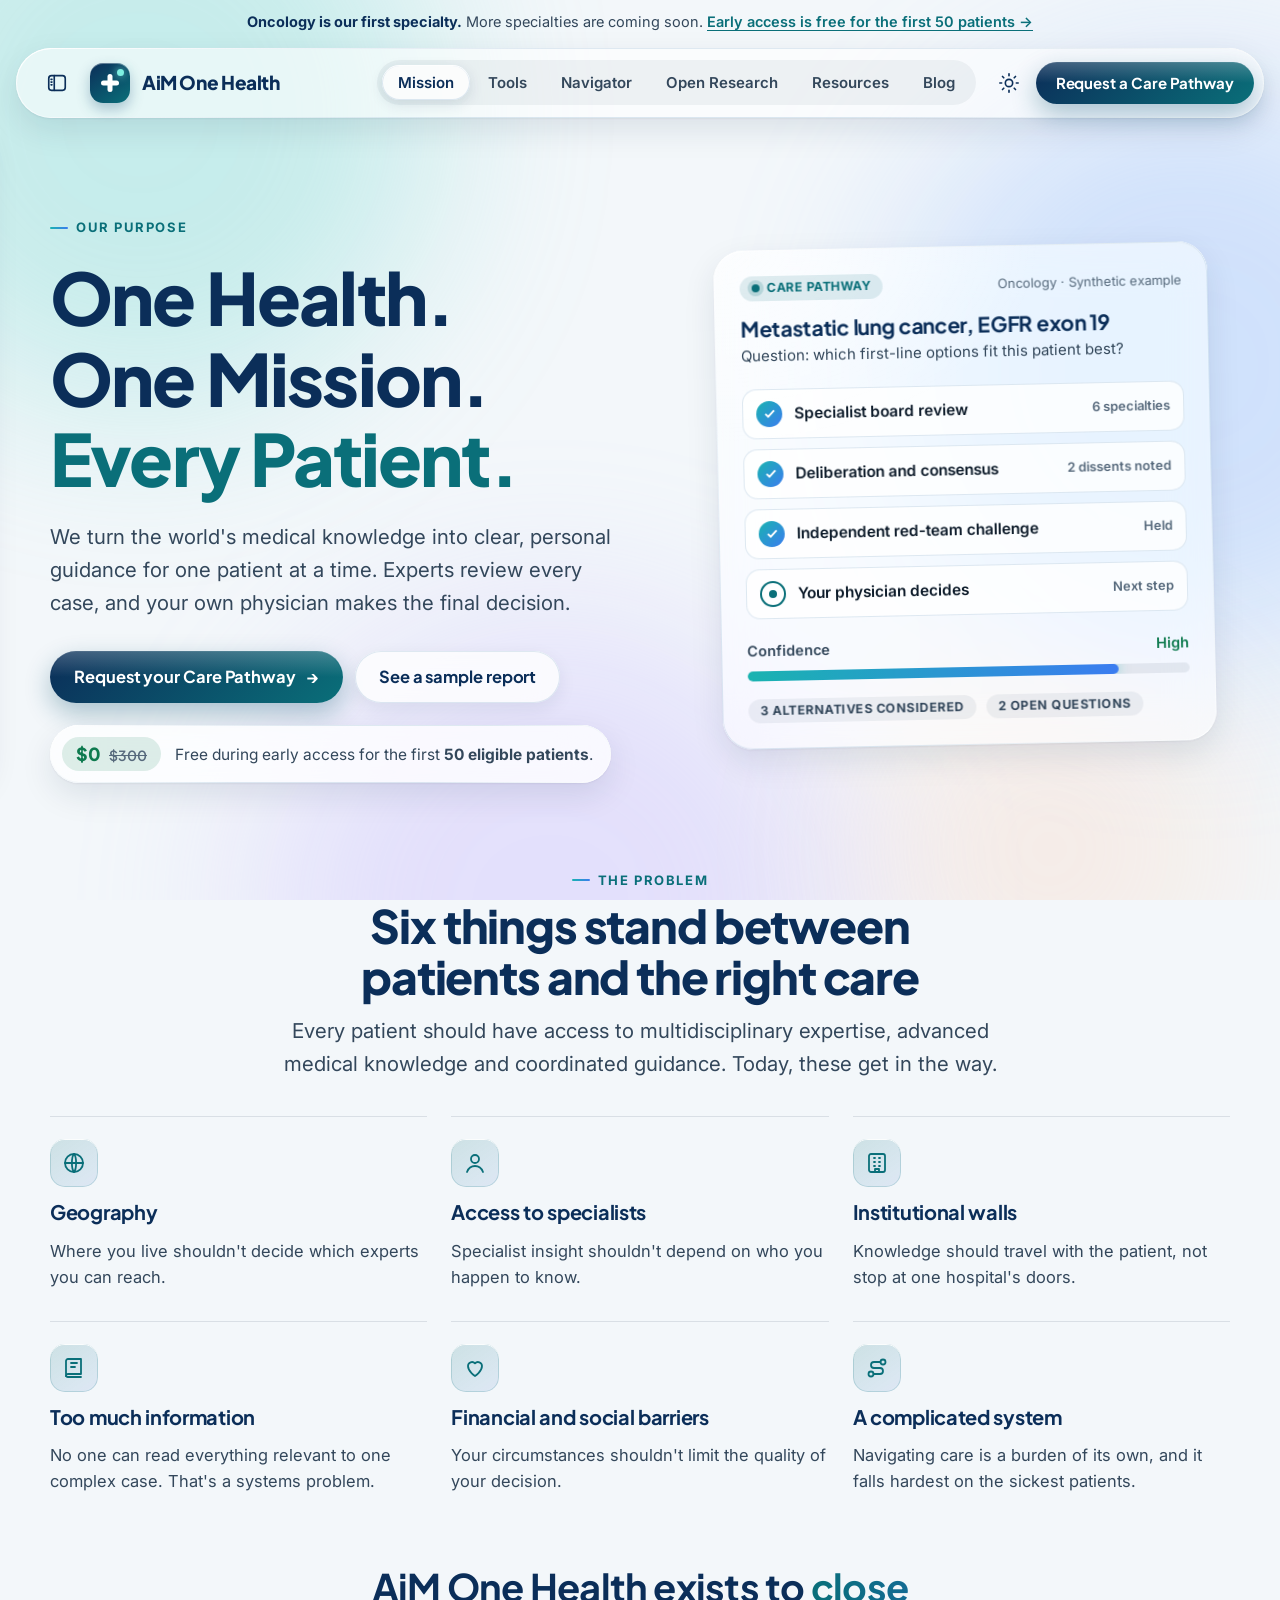
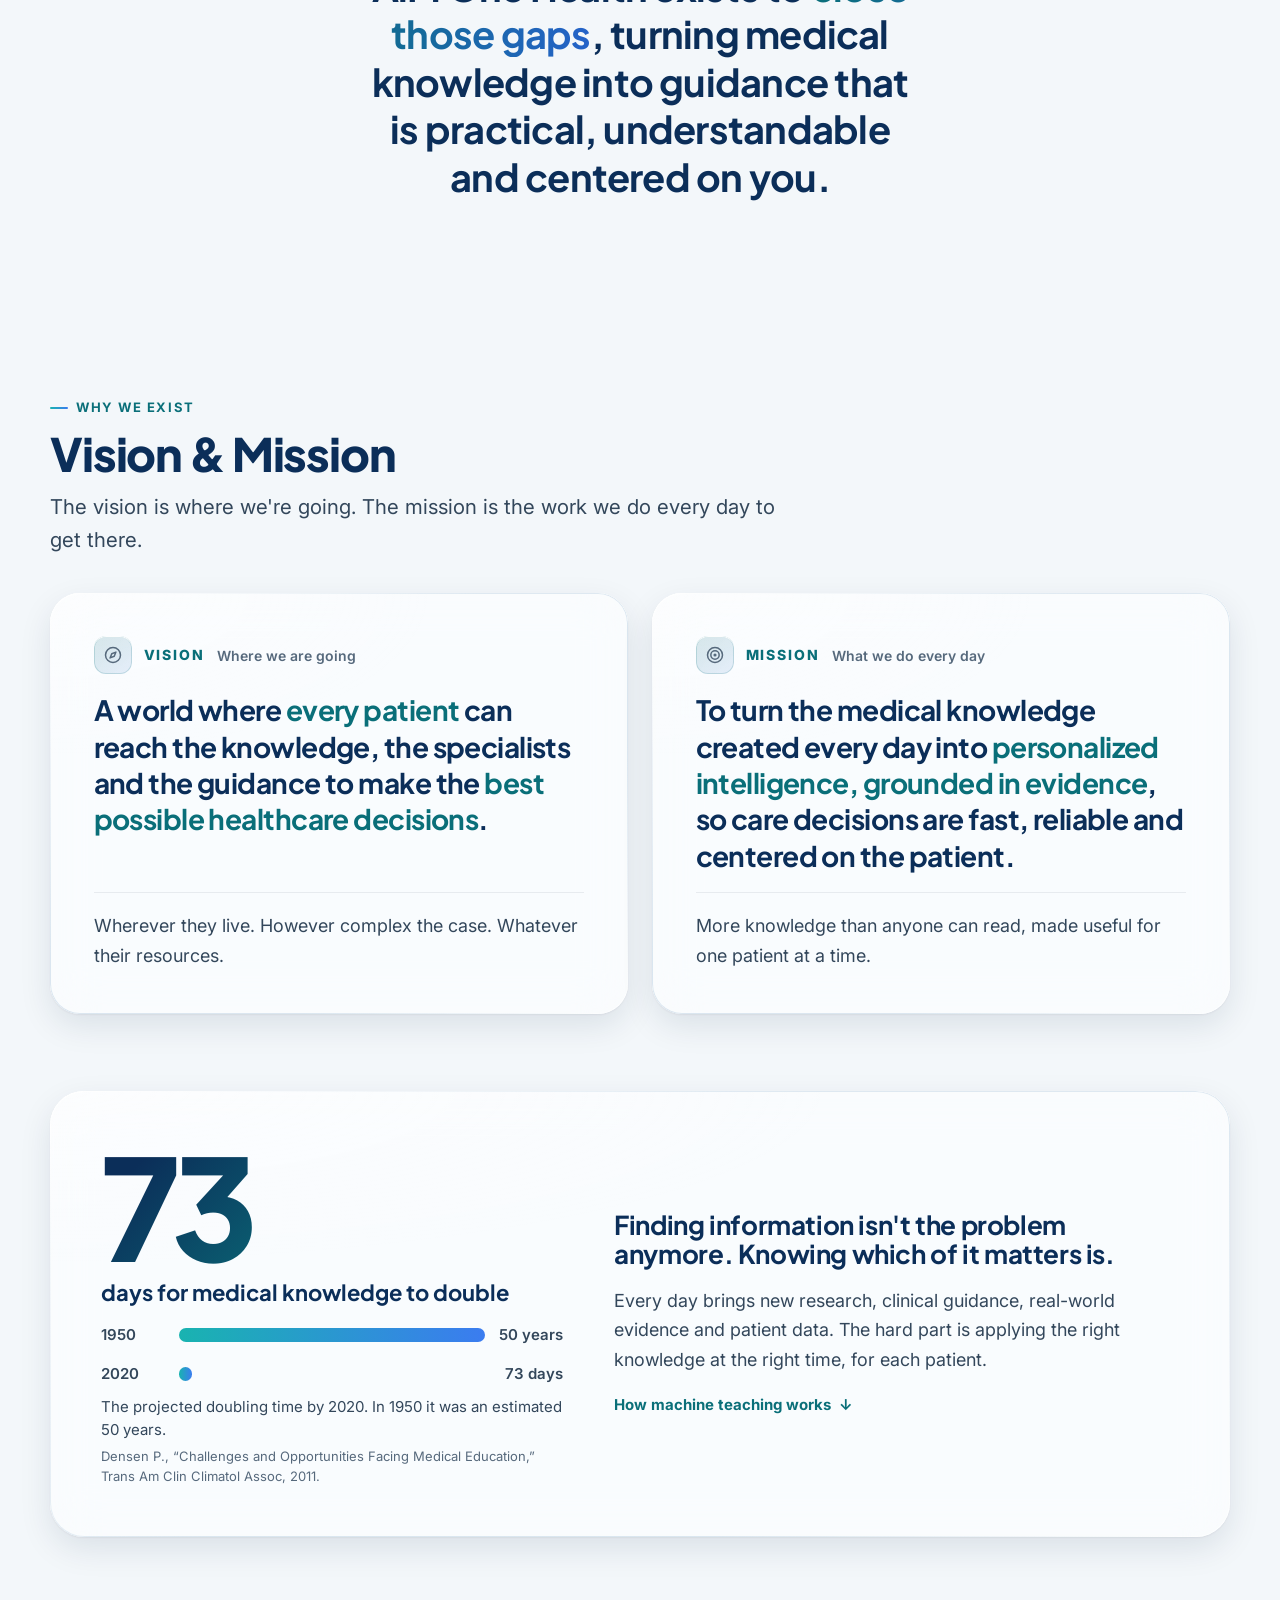
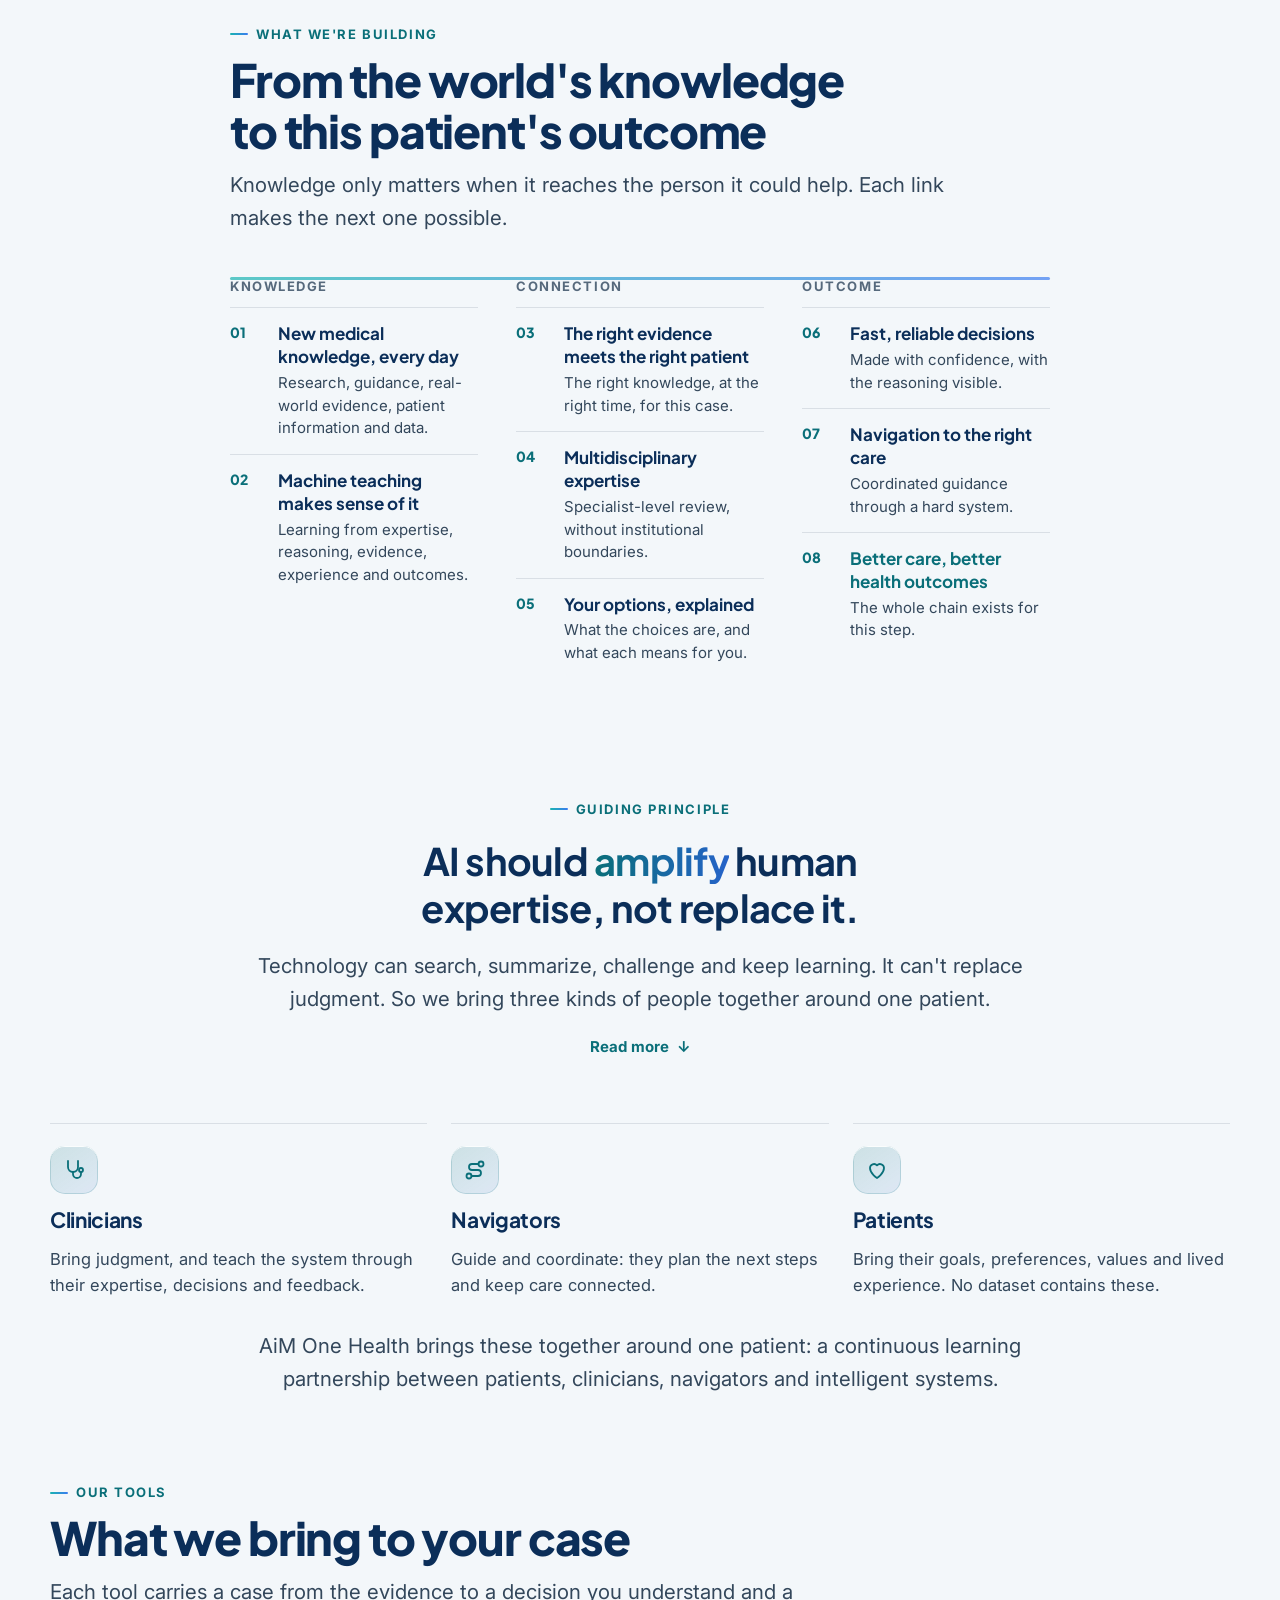
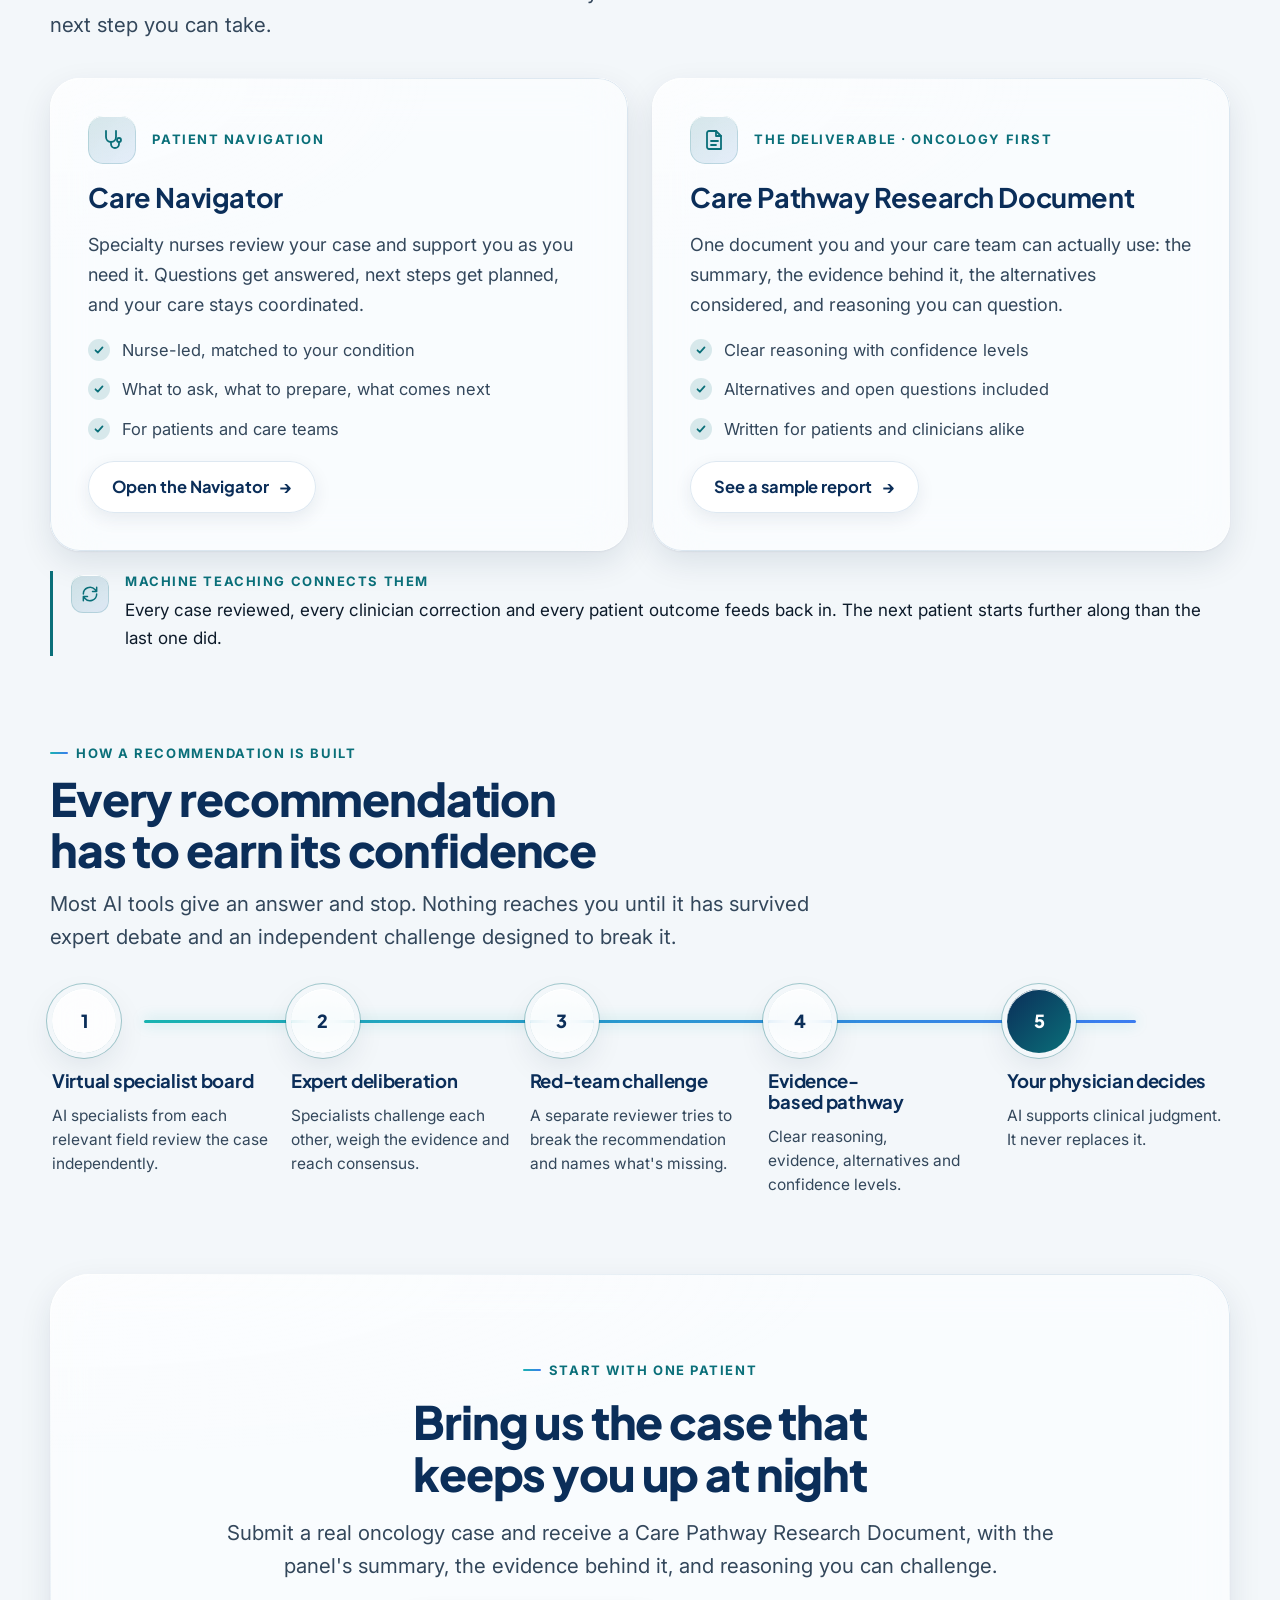
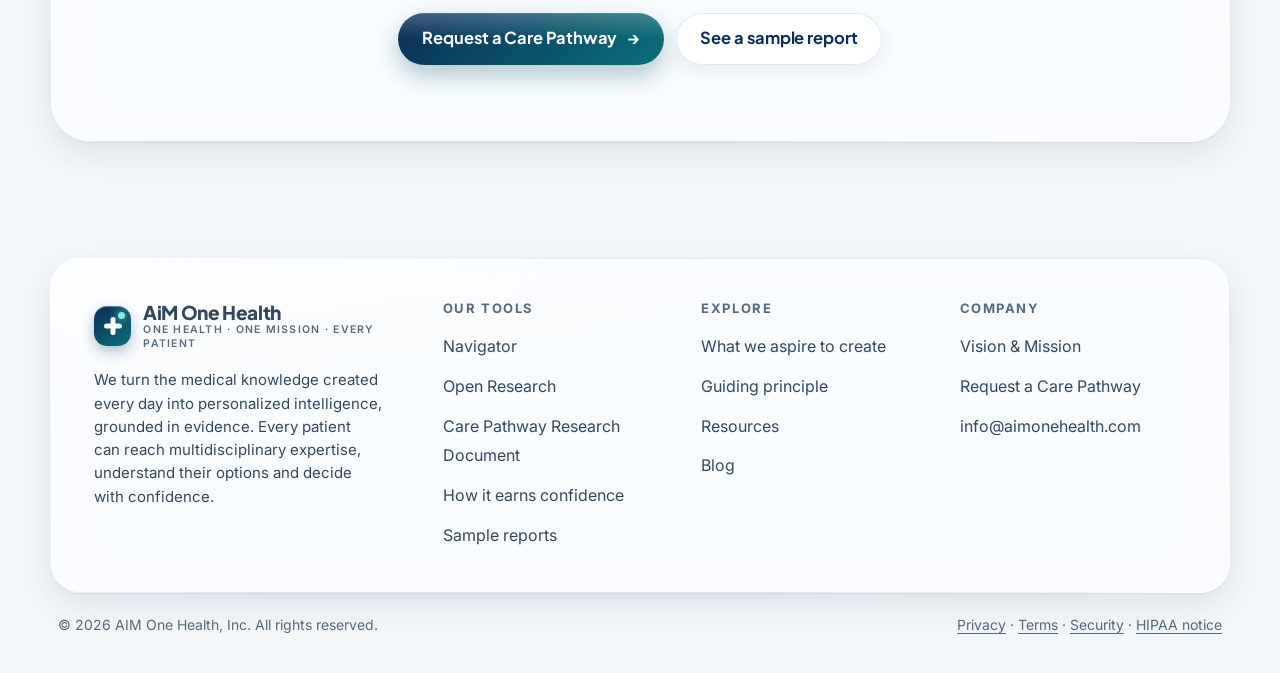
<file: index.html>
<!doctype html>
<html lang="en">
<head>
<meta charset="utf-8">
<meta name="viewport" content="width=device-width, initial-scale=1">
<title>AiM One Health · One Health. One Mission. Every Patient.</title>
<link rel="preconnect" href="https://fonts.googleapis.com"><link rel="preconnect" href="https://fonts.gstatic.com" crossorigin>
<link href="https://fonts.googleapis.com/css2?family=Inter:wght@400;500;600;700&family=Plus+Jakarta+Sans:wght@600;700;800&display=swap" rel="stylesheet">
<link rel="stylesheet" href="site.css">
<script src="flip.js"></script>
<style>
  .hero { padding: clamp(48px, 7vw, 96px) 0 clamp(40px, 6vw, 80px); }
  .hero h1 { margin: 20px 0 22px; }
  .hero h1 .line { display: block; }
  .hero h1 .soft { color: var(--accent); }
  .hero .ctas { display: flex; flex-wrap: wrap; gap: 12px; margin-top: 32px; }
  .offer { display: flex; align-items: center; gap: 14px; margin-top: 22px; padding: 12px 18px 12px 12px; border-radius: 999px; width: fit-content; max-width: 100%; }
  .offer .price { display: flex; align-items: baseline; gap: 8px; padding: 8px 14px; border-radius: 999px; background: color-mix(in srgb, var(--ok) 13%, transparent); color: var(--ok); font: 800 18px/1 var(--font-head); }
  .offer s { font-size: 14px; font-weight: 600; color: var(--ink-3); }
  .offer span { font-size: 15.5px; color: var(--ink-2); }
  /* the preview: a Care Pathway document floating in glass */
  .preview { padding: 26px; border-radius: 30px; transform: rotate(-1.2deg); }
  .preview .top { display: flex; justify-content: space-between; align-items: center; gap: 12px; }
  .preview h3 { margin: 16px 0 4px; font-size: 21px; }
  .preview .case { font-size: 15px; color: var(--ink-2); }
  .pv-steps { margin: 20px 0; display: grid; gap: 10px; }
  .pv-step { display: flex; align-items: center; gap: 12px; padding: 12px 14px; border-radius: 14px; background: var(--glass-strong); box-shadow: inset 0 0 0 1px var(--glass-edge-2); font-size: 15.5px; font-weight: 600; color: var(--ink); }
  .pv-step .tick { flex: none; width: 26px; height: 26px; border-radius: 50%; display: grid; place-items: center; color: #fff; background: linear-gradient(135deg, #19b3b0, #3b7cf0); }
  .pv-step .tick svg { width: 15px; height: 15px; fill: none; stroke: currentColor; stroke-width: 3; }
  .pv-step.now .tick { background: transparent; box-shadow: inset 0 0 0 2px var(--accent); }
  .pv-step.now .tick::after { content: ''; width: 8px; height: 8px; border-radius: 50%; background: var(--accent); animation: beat 1.4s ease-in-out infinite; }
  @keyframes beat { 50% { transform: scale(1.6); opacity: .4; } }
  .pv-step em { margin-left: auto; font-style: normal; font-size: 13px; color: var(--ink-3); font-weight: 600; }
  .meter { display: grid; gap: 8px; }
  .meter .row { display: flex; justify-content: space-between; font-size: 14.5px; font-weight: 600; color: var(--ink-2); }
  .meter .track { height: 10px; border-radius: 99px; background: rgb(13 40 70 / .08); overflow: hidden; }
  :root[data-theme='night'] .meter .track { background: rgb(255 255 255 / .08); }
  .meter .fill { height: 100%; width: 84%; border-radius: inherit; background: linear-gradient(90deg, #19b3b0, #3b7cf0); box-shadow: 0 0 12px rgb(25 179 176 / .5); }
  .pv-foot { display: flex; gap: 10px; flex-wrap: wrap; margin-top: 18px; }
  .float-chip { position: absolute; padding: 12px 16px; border-radius: 18px; font-size: 14.5px; font-weight: 600; color: var(--ink); display: flex; align-items: center; gap: 10px; }
  .float-chip.a { left: -34px; bottom: -16px; transform: rotate(1.5deg); }
  .float-chip.b { right: -6px; top: -12px; transform: rotate(2deg); }
  .preview-wrap { position: relative; padding: 18px; }
  /* barriers */
  .barrier h3 { font-size: 20px; }
  /* vision / mission */
  .vm { padding: clamp(28px, 3.4vw, 44px); border-radius: 30px; display: flex; flex-direction: column; gap: 18px; }
  .vm .label { display: flex; align-items: center; gap: 12px; }
  .vm .label b { font: 800 14px/1 var(--font-body); letter-spacing: .14em; text-transform: uppercase; color: var(--accent); }
  .vm .label span { font-size: 14px; color: var(--ink-3); font-weight: 600; }
  .vm .say { font: 700 clamp(22px, 2.3vw, 28px)/1.3 var(--font-head); letter-spacing: -.02em; color: var(--brand); }
  .vm .say mark { background: none; color: var(--accent); }
  .vm .after { color: var(--ink-2); border-top: 1px solid rgb(13 40 70 / .08); padding-top: 18px; margin-top: auto; }
  :root[data-theme='night'] .vm .after { border-top-color: rgb(255 255 255 / .08); }
  /* 73 days */
  .doubling { display: grid; grid-template-columns: .9fr 1.1fr; gap: clamp(24px, 4vw, 56px); align-items: center; padding: clamp(28px, 4vw, 52px); border-radius: 34px; }
  .doubling .huge { font: 800 clamp(84px, 11vw, 150px)/.9 var(--font-head); letter-spacing: -.06em; background: linear-gradient(135deg, #0b2e59 10%, #0a6f79 60%, #2563c9); -webkit-background-clip: text; background-clip: text; color: transparent; }
  :root[data-theme='night'] .doubling .huge { background: linear-gradient(135deg, #ffffff, #7ef0e2 55%, #8db4ff); -webkit-background-clip: text; background-clip: text; }
  .doubling .unit { font: 700 22px/1.2 var(--font-head); color: var(--brand); margin-top: 10px; }
  .bars { display: grid; gap: 14px; margin: 18px 0 8px; }
  .bars .b { display: grid; grid-template-columns: 64px 1fr auto; align-items: center; gap: 14px; font-size: 15px; font-weight: 600; color: var(--ink-2); }
  .bars .b i { display: block; height: 14px; border-radius: 99px; background: linear-gradient(90deg, #19b3b0, #3b7cf0); }
  /* principle */
  .roles .tile h3 { font-size: 21px; }
  /* tools */
  .tool { padding: clamp(26px, 3vw, 40px); border-radius: 30px; display: flex; flex-direction: column; gap: 18px; }
  .tool .head { display: flex; gap: 16px; align-items: center; }
  .tool .head span { font: 700 13px/1 var(--font-body); letter-spacing: .12em; text-transform: uppercase; color: var(--accent); }
  .tool h3 { font-size: 27px; }
  .tool .btn { align-self: flex-start; margin-top: auto; }
  /* final CTA */
  .final { padding: clamp(36px, 6vw, 80px); border-radius: 40px; text-align: center; }
  .final h2 { max-width: 18ch; margin: 16px auto 18px; }
  .final .ctas { display: flex; flex-wrap: wrap; justify-content: center; gap: 12px; margin-top: 30px; }
  .phases { display: grid; grid-template-columns: repeat(3, 1fr); gap: clamp(20px, 3vw, 40px); position: relative; }
  .phases::before { content: ''; position: absolute; left: 0; right: 0; top: 7px; height: 3px; border-radius: 3px; background: var(--thread-x); opacity: .7; }
  .phase-col .phase { position: relative; display: inline-block; padding-right: 12px; margin: 0 0 14px; background: var(--page); }
  .phase-col ol { list-style: none; margin: 0; padding: 0; display: grid; }
  .phase-col li { display: grid; grid-template-columns: 38px minmax(0, 1fr); gap: 10px; padding: 14px 0; border-top: 1px solid var(--line); }
  .phase-col .pn { font: 800 14px/1.5 var(--font-head); color: var(--accent); }
  .phase-col b { display: block; font: 700 17px/1.35 var(--font-head); color: var(--brand); }
  .phase-col li span:not(.pn) { display: block; margin-top: 4px; font-size: 15px; line-height: 1.5; color: var(--ink-2); }
  .phase-col li.key b { color: var(--accent); }
  @media (max-width: 980px) {
    .phases { grid-template-columns: 1fr; } .phases::before { display: none; }
    .doubling { grid-template-columns: 1fr; }
    .preview { transform: none; }
    .float-chip { display: none; }
  }
</style>
</head>
<body data-page="index.html">
<main id="main">

  <!-- HERO -->
  <section class="hero">
    <div class="wrap split">
      <div>
        <span class="eyebrow">Our purpose</span>
        <h1><span class="line">One Health.</span><span class="line">One Mission.</span><span class="line soft">Every Patient.</span></h1>
        <p class="lead read">We turn the world's medical knowledge into clear, personal guidance for one patient at a time. Experts review every case, and your own physician makes the final decision.</p>
        <div class="ctas">
          <a class="btn primary" href="request.html">Request your Care Pathway <span class="arrow">→</span></a>
          <a class="btn ghost" href="report.html">See a sample report</a>
        </div>
        <div class="offer glass strong">
          <span class="price">$0 <s>$300</s></span>
          <span>Free during early access for the first <b>50 eligible patients</b>.</span>
        </div>
      </div>

      <div class="preview-wrap" aria-label="Example of a Care Pathway document">
        <div class="preview glass bloom sheen">
          <div class="top"><span class="badge"><span class="dot"></span> Care Pathway</span><span class="tiny">Oncology · Synthetic example</span></div>
          <h3>Metastatic lung cancer, EGFR exon 19</h3>
          <p class="case">Question: which first-line options fit this patient best?</p>
          <div class="pv-steps">
            <div class="pv-step"><span class="tick"><svg viewBox="0 0 24 24"><path d="M5 12.5l4.5 4.5L19 7"/></svg></span>Specialist board review<em>6 specialties</em></div>
            <div class="pv-step"><span class="tick"><svg viewBox="0 0 24 24"><path d="M5 12.5l4.5 4.5L19 7"/></svg></span>Deliberation and consensus<em>2 dissents noted</em></div>
            <div class="pv-step"><span class="tick"><svg viewBox="0 0 24 24"><path d="M5 12.5l4.5 4.5L19 7"/></svg></span>Independent red-team challenge<em>Held</em></div>
            <div class="pv-step now"><span class="tick"></span>Your physician decides<em>Next step</em></div>
          </div>
          <div class="meter"><div class="row"><span>Confidence</span><span style="color:var(--ok)">High</span></div><div class="track"><div class="fill"></div></div></div>
          <div class="pv-foot"><span class="badge plain">3 alternatives considered</span><span class="badge plain">2 open questions</span></div>
        </div>
      </div>
    </div>
  </section>

  <!-- SIX BARRIERS -->
  <section style="padding-top:0">
    <div class="wrap">
      <div class="sec-head center reveal">
        <span class="eyebrow">The problem</span>
        <h2>Six things stand between patients and the right care</h2>
        <p class="lead read">Every patient should have access to multidisciplinary expertise, advanced medical knowledge and coordinated guidance. Today, these get in the way.</p>
      </div>
      <div class="grid g3">
        <article class="tile glass lift reveal barrier"><span class="ico" data-ico="globe"></span><h3>Geography</h3><p>Where you live shouldn't decide which experts you can reach.</p></article>
        <article class="tile glass lift reveal barrier"><span class="ico" data-ico="user"></span><h3>Access to specialists</h3><p>Specialist insight shouldn't depend on who you happen to know.</p></article>
        <article class="tile glass lift reveal barrier"><span class="ico" data-ico="building"></span><h3>Institutional walls</h3><p>Knowledge should travel with the patient, not stop at one hospital's doors.</p></article>
        <article class="tile glass lift reveal barrier"><span class="ico" data-ico="book"></span><h3>Too much information</h3><p>No one can read everything relevant to one complex case. That's a systems problem.</p></article>
        <article class="tile glass lift reveal barrier"><span class="ico" data-ico="heart"></span><h3>Financial and social barriers</h3><p>Your circumstances shouldn't limit the quality of your decision.</p></article>
        <article class="tile glass lift reveal barrier"><span class="ico" data-ico="route"></span><h3>A complicated system</h3><p>Navigating care is a burden of its own, and it falls hardest on the sickest patients.</p></article>
      </div>
      <div class="statement glass bloom reveal" style="margin-top:28px">
        <p class="big">AiM One Health exists to <span class="grad">close those gaps</span>, turning medical knowledge into guidance that is practical, understandable and centered on you.</p>
      </div>
    </div>
  </section>

  <!-- VISION & MISSION -->
  <section id="vision">
    <div class="wrap">
      <div class="sec-head reveal">
        <span class="eyebrow">Why we exist</span>
        <h2>Vision &amp; Mission</h2>
        <p class="lead read">The vision is where we're going. The mission is the work we do every day to get there.</p>
      </div>
      <div class="grid g2">
        <article class="vm glass bloom lift reveal">
          <div class="label"><span class="ico sm" data-ico="compass"></span><b>Vision</b><span>Where we are going</span></div>
          <p class="say">A world where <mark>every patient</mark> can reach the knowledge, the specialists and the guidance to make the <mark>best possible healthcare decisions</mark>.</p>
          <p class="after">Wherever they live. However complex the case. Whatever their resources.</p>
        </article>
        <article class="vm glass bloom lift reveal">
          <div class="label"><span class="ico sm" data-ico="target"></span><b>Mission</b><span>What we do every day</span></div>
          <p class="say">To turn the medical knowledge created every day into <mark>personalized intelligence, grounded in evidence</mark>, so care decisions are fast, reliable and centered on the patient.</p>
          <p class="after">More knowledge than anyone can read, made useful for one patient at a time.</p>
        </article>
      </div>
    </div>
  </section>

  <!-- 73 DAYS -->
  <section style="padding-top:0">
    <div class="wrap">
      <div class="doubling glass bloom reveal">
        <div>
          <div class="huge">73</div>
          <div class="unit">days for medical knowledge to double</div>
          <div class="bars" aria-label="Doubling time of medical knowledge">
            <div class="b"><span>1950</span><i style="width:100%"></i><span>50 years</span></div>
            <div class="b"><span>2020</span><i style="width:4%"></i><span>73 days</span></div>
          </div>
          <p class="small muted" style="margin-bottom:6px">The projected doubling time by 2020. In 1950 it was an estimated 50 years.</p>
          <p class="tiny">Densen P., “Challenges and Opportunities Facing Medical Education,” Trans Am Clin Climatol Assoc, 2011.</p>
        </div>
        <div class="stack">
          <h3 style="font-size:26px">Finding information isn't the problem anymore. Knowing which of it matters is.</h3>
          <p class="muted">Every day brings new research, clinical guidance, real-world evidence and patient data. The hard part is applying the right knowledge at the right time, for each patient.</p>
          <details class="more"><summary>How machine teaching works</summary><p class="muted">AiM One Health uses <b style="color:var(--ink)">machine teaching</b>: systems that learn from clinicians' expertise and reasoning, medical evidence, patient experience and real-world outcomes, then apply what they've learned to the decision in front of a patient.</p>
          <p class="muted">We bring together multidisciplinary expertise, clinical evidence, human judgment, patient navigation, advanced simulation and machine teaching, so patients and care teams can understand their options, find their way through the system, and decide faster and with more confidence.</p></details>
        </div>
      </div>
    </div>
  </section>

  <!-- THE CHAIN -->
  <section id="aspire" style="padding-top:0">
    <div class="narrow">
      <div class="sec-head reveal">
        <span class="eyebrow">What we're building</span>
        <h2>From the world's knowledge to this patient's outcome</h2>
        <p class="lead">Knowledge only matters when it reaches the person it could help. Each link makes the next one possible.</p>
      </div>
      <div class="phases"><div class="phase-col reveal"><p class="phase">Knowledge</p><ol><li><span class="pn">01</span><div><b>New medical knowledge, every day</b><span>Research, guidance, real-world evidence, patient information and data.</span></div></li><li><span class="pn">02</span><div><b>Machine teaching makes sense of it</b><span>Learning from expertise, reasoning, evidence, experience and outcomes.</span></div></li></ol></div><div class="phase-col reveal"><p class="phase">Connection</p><ol><li><span class="pn">03</span><div><b>The right evidence meets the right patient</b><span>The right knowledge, at the right time, for this case.</span></div></li><li><span class="pn">04</span><div><b>Multidisciplinary expertise</b><span>Specialist-level review, without institutional boundaries.</span></div></li><li><span class="pn">05</span><div><b>Your options, explained</b><span>What the choices are, and what each means for you.</span></div></li></ol></div><div class="phase-col reveal"><p class="phase">Outcome</p><ol><li><span class="pn">06</span><div><b>Fast, reliable decisions</b><span>Made with confidence, with the reasoning visible.</span></div></li><li><span class="pn">07</span><div><b>Navigation to the right care</b><span>Coordinated guidance through a hard system.</span></div></li><li class="key"><span class="pn">08</span><div><b>Better care, better health outcomes</b><span>The whole chain exists for this step.</span></div></li></ol></div></div>
    </div>
  </section>

  <!-- PRINCIPLE -->
  <section id="principle" style="padding-top:0">
    <div class="wrap">
      <div class="statement glass bloom reveal" style="margin-bottom:28px">
        <span class="eyebrow">Guiding principle</span>
        <p class="big" style="margin-top:18px">AI should <span class="grad">amplify</span> human expertise, not replace it.</p>
        <p class="lead read" style="margin:18px auto 0">Technology can search, summarize, challenge and keep learning. It can't replace judgment. So we bring three kinds of people together around one patient.</p>
        <details class="more" style="margin:16px auto 0;max-width:64ch"><summary>Read more</summary><p class="muted read">That's how we keep up with the medical knowledge created every day: information that would otherwise stay scattered or overwhelming becomes usable guidance behind a timely, reliable decision for one patient.</p></details>
      </div>
      <div class="grid g3 roles">
        <article class="tile glass lift reveal"><span class="ico" data-ico="stethoscope"></span><h3>Clinicians</h3><p>Bring judgment, and teach the system through their expertise, decisions and feedback.</p></article>
        <article class="tile glass lift reveal"><span class="ico" data-ico="route"></span><h3>Navigators</h3><p>Guide and coordinate: they plan the next steps and keep care connected.</p></article>
        <article class="tile glass lift reveal"><span class="ico" data-ico="heart"></span><h3>Patients</h3><p>Bring their goals, preferences, values and lived experience. No dataset contains these.</p></article>
      </div>
      <p class="lead read center reveal" style="margin:26px auto 0">AiM One Health brings these together around one patient: a continuous learning partnership between patients, clinicians, navigators and intelligent systems.</p>
    </div>
  </section>

  <!-- TOOLS -->
  <section id="tools" style="padding-top:0">
    <div class="wrap">
      <div class="sec-head reveal">
        <span class="eyebrow">Our tools</span>
        <h2>What we bring to your case</h2>
        <p class="lead read">Each tool carries a case from the evidence to a decision you understand and a next step you can take.</p>
      </div>
      <div class="grid g2">
        <article class="tool glass bloom lift sheen reveal">
          <div class="head"><span class="ico" data-ico="stethoscope"></span><span>Patient navigation</span></div>
          <h3>Care Navigator</h3>
          <p class="muted">Specialty nurses review your case and support you as you need it. Questions get answered, next steps get planned, and your care stays coordinated.</p>
          <ul class="checks"><li>Nurse-led, matched to your condition</li><li>What to ask, what to prepare, what comes next</li><li>For patients and care teams</li></ul>
          <a class="btn ghost" href="navigator.html">Open the Navigator <span class="arrow">→</span></a>
        </article>
        <article class="tool glass bloom lift sheen reveal">
          <div class="head"><span class="ico" data-ico="doc"></span><span>The deliverable · Oncology first</span></div>
          <h3>Care Pathway Research Document</h3>
          <p class="muted">One document you and your care team can actually use: the summary, the evidence behind it, the alternatives considered, and reasoning you can question.</p>
          <ul class="checks"><li>Clear reasoning with confidence levels</li><li>Alternatives and open questions included</li><li>Written for patients and clinicians alike</li></ul>
          <a class="btn ghost" href="report.html">See a sample report <span class="arrow">→</span></a>
        </article>
      </div>
      <div class="in-short glass strong reveal" style="margin-top:20px"><span class="ico sm" data-ico="loop"></span><div><b>Machine teaching connects them</b><p>Every case reviewed, every clinician correction and every patient outcome feeds back in. The next patient starts further along than the last one did.</p></div></div>
    
    </div>
  </section>

  <!-- HOW IT EARNS CONFIDENCE -->
  <section id="how" style="padding-top:0">
    <div class="wrap">
      <div class="sec-head reveal">
        <span class="eyebrow">How a recommendation is built</span>
        <h2>Every recommendation has to earn its confidence</h2>
        <p class="lead read">Most AI tools give an answer and stop. Nothing reaches you until it has survived expert debate and an independent challenge designed to break it.</p>
      </div>
      <div class="stages reveal">
        <div class="stage"><span class="num">1</span><h3>Virtual specialist board</h3><p>AI specialists from each relevant field review the case independently.</p></div>
        <div class="stage"><span class="num">2</span><h3>Expert deliberation</h3><p>Specialists challenge each other, weigh the evidence and reach consensus.</p></div>
        <div class="stage"><span class="num">3</span><h3>Red-team challenge</h3><p>A separate reviewer tries to break the recommendation and names what's missing.</p></div>
        <div class="stage"><span class="num">4</span><h3>Evidence-based pathway</h3><p>Clear reasoning, evidence, alternatives and confidence levels.</p></div>
        <div class="stage last"><span class="num">5</span><h3>Your physician decides</h3><p>AI supports clinical judgment. It never replaces it.</p></div>
      </div>
    </div>
  </section>

  <!-- FINAL CTA -->
  <section style="padding-top:0">
    <div class="wrap">
      <div class="final glass bloom reveal">
        <span class="eyebrow">Start with one patient</span>
        <h2>Bring us the case that keeps you up at night</h2>
        <p class="lead read" style="margin:0 auto">Submit a real oncology case and receive a Care Pathway Research Document, with the panel's summary, the evidence behind it, and reasoning you can challenge.</p>
        <div class="ctas"><a class="btn primary" href="request.html">Request a Care Pathway <span class="arrow">→</span></a><a class="btn ghost" href="report.html">See a sample report</a></div>
      </div>
    </div>
  </section>
</main>
<script src="site.js"></script>
</body>
</html>
</file>
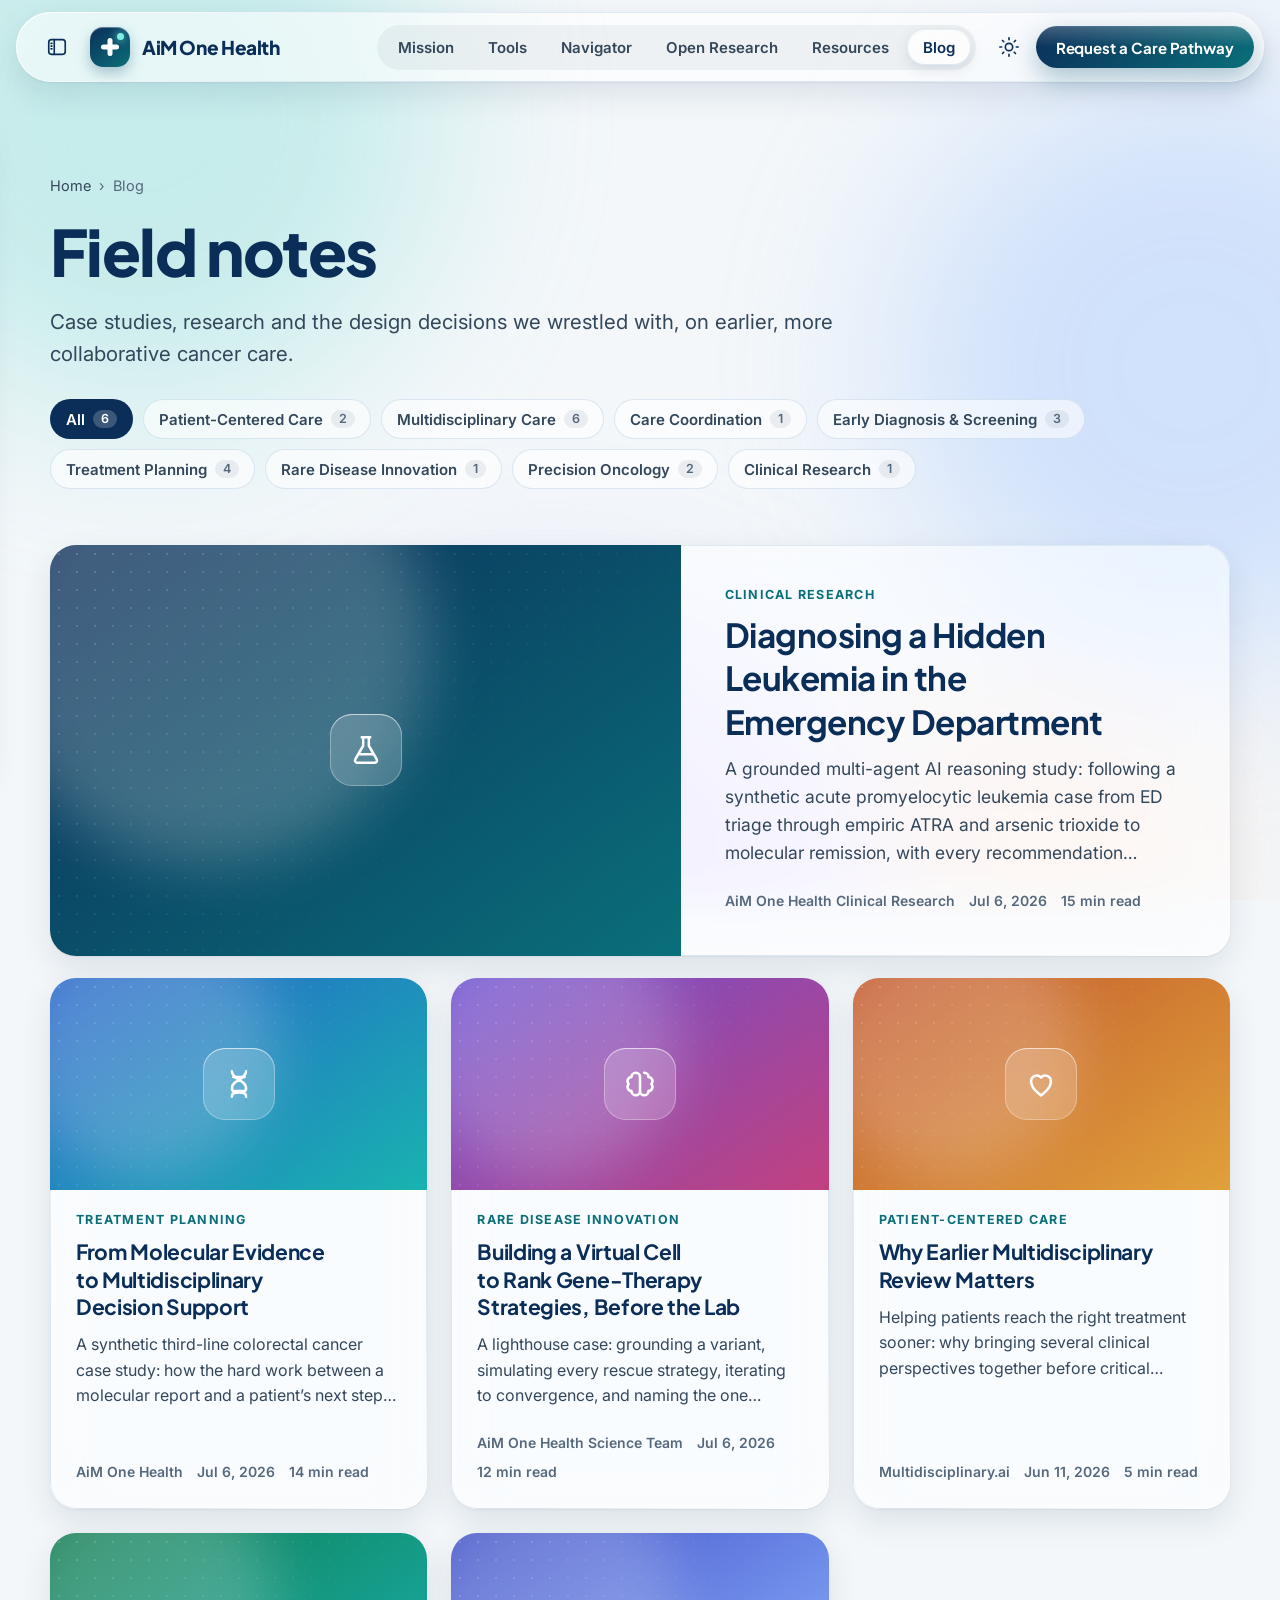
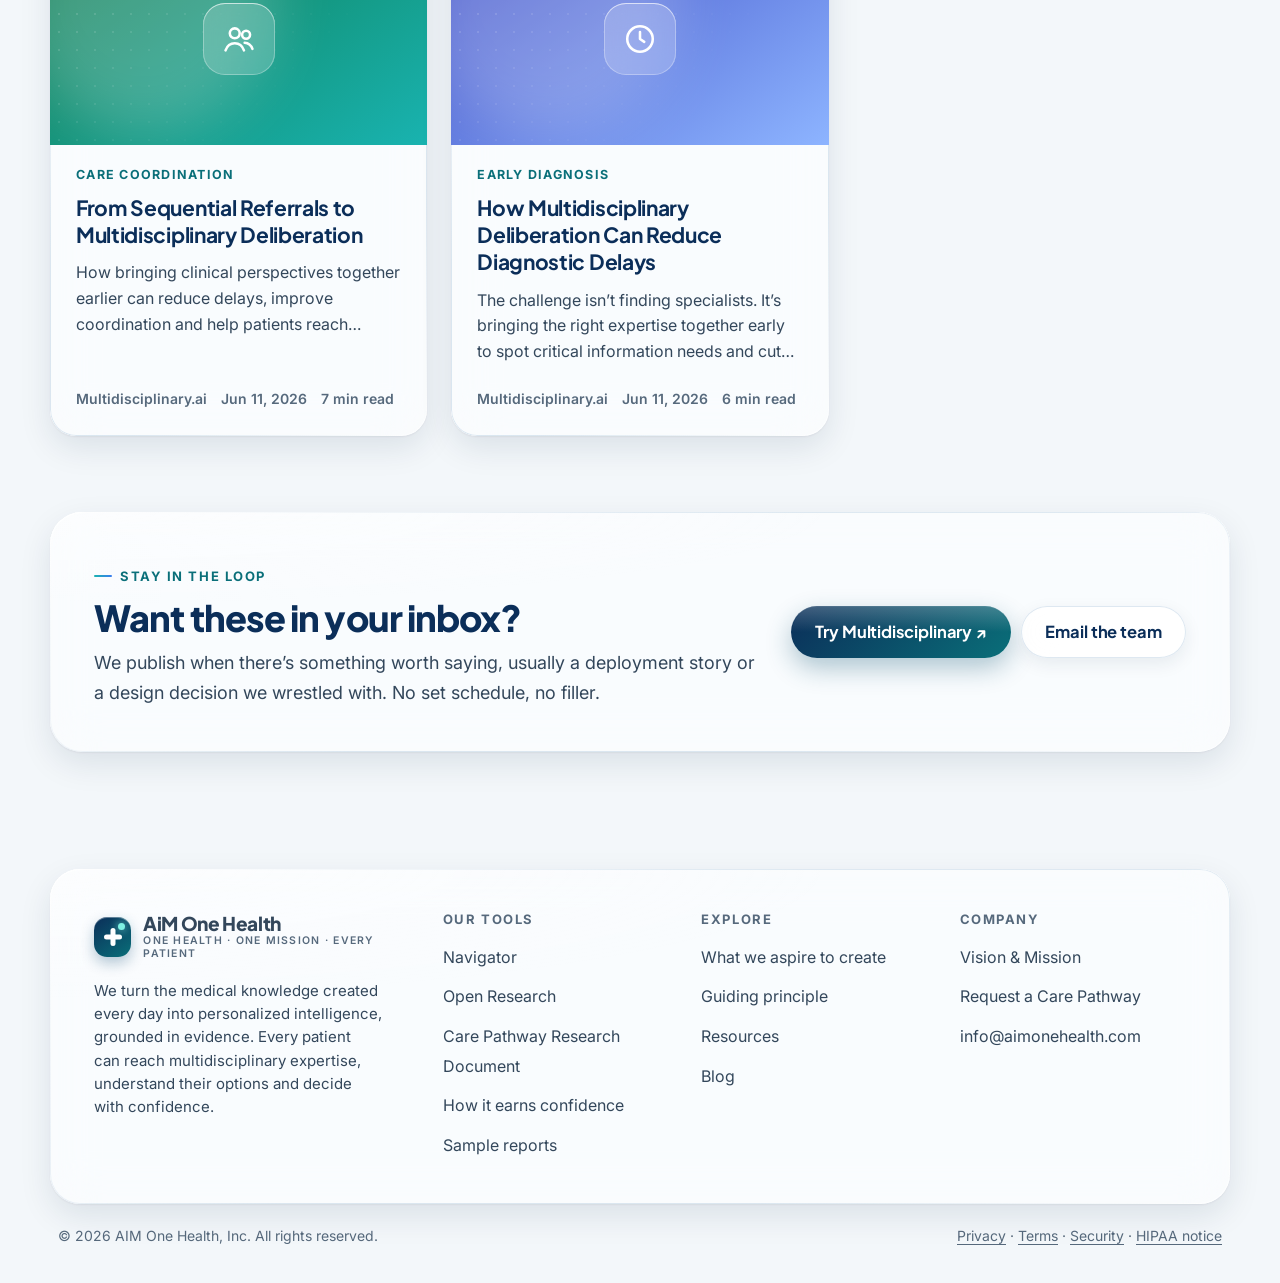
<file: blog.html>
<!doctype html>
<html lang="en">
<head>
<meta charset="utf-8">
<meta name="viewport" content="width=device-width, initial-scale=1">
<title>Blog · AiM One Health</title>
<link rel="preconnect" href="https://fonts.googleapis.com"><link rel="preconnect" href="https://fonts.gstatic.com" crossorigin>
<link href="https://fonts.googleapis.com/css2?family=Inter:wght@400;500;600;700&family=Plus+Jakarta+Sans:wght@600;700;800&display=swap" rel="stylesheet">
<link rel="stylesheet" href="site.css">
<script src="flip.js"></script>
<style>
  .post { display: flex; flex-direction: column; border-radius: 26px; overflow: hidden; text-decoration: none; color: inherit; }
  .cover { position: relative; aspect-ratio: 16 / 9; display: grid; place-items: center; overflow: hidden; background: linear-gradient(145deg, var(--c1), var(--c2)); }
  .cover::before { content: ''; position: absolute; width: 70%; aspect-ratio: 1; border-radius: 50%; left: -10%; top: -30%; background: rgb(255 255 255 / .22); filter: blur(30px); }
  .cover::after { content: ''; position: absolute; inset: 0; background-image: radial-gradient(rgb(255 255 255 / .18) 1px, transparent 1px); background-size: 18px 18px; mask: linear-gradient(135deg, #000, transparent 70%); }
  .cover .ico { position: relative; z-index: 1; width: 72px; height: 72px; border-radius: 22px; color: #fff; background: rgb(255 255 255 / .18); -webkit-backdrop-filter: blur(12px); backdrop-filter: blur(12px); box-shadow: inset 0 1px 0 rgb(255 255 255 / .5), inset 0 0 0 1px rgb(255 255 255 / .3); }
  .cover .ico svg { width: 34px; height: 34px; }
  .post .body { padding: 24px 26px 26px; display: flex; flex-direction: column; gap: 12px; flex: 1; }
  .post .cat { font: 700 12.5px/1 var(--font-body); letter-spacing: .1em; text-transform: uppercase; color: var(--accent); }
  .post h3 { font-size: 21px; line-height: 1.3; }
  .post p { color: var(--ink-2); font-size: 16px; line-height: 1.6; display: -webkit-box; -webkit-line-clamp: 3; -webkit-box-orient: vertical; overflow: hidden; }
  .post .by { margin-top: auto; padding-top: 10px; display: flex; flex-wrap: wrap; gap: 6px 14px; font-size: 14px; color: var(--ink-3); font-weight: 600; }
  .post:hover h3 { color: var(--accent); }
  .featured { display: grid; grid-template-columns: 1.15fr 1fr; }
  .featured .cover { aspect-ratio: auto; min-height: 340px; }
  .featured .body { padding: clamp(26px, 3.4vw, 44px); justify-content: center; }
  .featured h3 { font-size: clamp(26px, 2.6vw, 34px); }
  .featured p { -webkit-line-clamp: 4; font-size: 17.5px; }
  .subscribe { display: grid; grid-template-columns: 1fr auto; gap: 24px; align-items: center; padding: clamp(28px, 4vw, 44px); border-radius: 32px; }
  .subscribe .cta-row { display: flex; gap: 10px; flex-wrap: wrap; }
  .cover .cover-img { position: absolute; inset: 0; z-index: 2; width: 100%; height: 100%; object-fit: cover; }
  .subscribe .input { min-width: 0; flex: 1 1 220px; border-radius: 999px; }
  .subscribe > * { min-width: 0; }
  @media (max-width: 980px) { .featured, .subscribe { grid-template-columns: 1fr; } .featured .cover { min-height: 220px; } }
</style>
</head>
<body data-page="blog.html">
<main id="main">
  <section class="page-hero">
    <div class="wrap">
      <nav class="crumbs" aria-label="Breadcrumb"><a href="index.html">Home</a><span>›</span><span>Blog</span></nav>
      <h1>Field notes</h1>
      <p class="lead read">Case studies, research and the design decisions we wrestled with, on earlier, more collaborative cancer care.</p>
      <div class="chips" id="cats" style="margin-top:28px"></div>
    </div>
  </section>

  <section style="padding-top:0">
    <div class="wrap">
      <div id="feature"></div>
      <div class="grid g3" id="posts" style="margin-top:22px"></div>
    </div>
  </section>

  <section style="padding-top:0">
    <div class="wrap">
      <div class="subscribe glass bloom reveal">
        <div><span class="eyebrow">Stay in the loop</span><h2 style="font-size:clamp(26px,3vw,36px);margin:12px 0 10px">Want these in your inbox?</h2><p class="muted read">We publish when there’s something worth saying, usually a deployment story or a design decision we wrestled with. No set schedule, no filler.</p></div>
        <div class="cta-row"><a class="btn primary inline" href="https://multidisciplinary.ai">Try Multidisciplinary ↗</a><a class="btn ghost inline" href="mailto:info@aimonehealth.com">Email the team</a></div>
      </div>
    </div>
  </section>
</main>
<script src="site.js"></script>
<script>
  // Posts as listed on aimonehealth.com/blogs.html
  const POSTS = [
    { cat: 'Clinical Research', tags: ['Clinical Research', 'Early Diagnosis & Screening', 'Multidisciplinary Care'], title: 'Diagnosing a Hidden Leukemia in the Emergency Department', text: 'A grounded multi-agent AI reasoning study: following a synthetic acute promyelocytic leukemia case from ED triage through empiric ATRA and arsenic trioxide to molecular remission, with every recommendation auditable.', by: 'AiM One Health Clinical Research', date: 'Jul 6, 2026', min: 15, ico: 'flask', c: ['#0b2e59', '#0a6f79'], href: 'post-hidden-leukemia.html', img: 'https://www.aimonehealth.com/images/blog/apl-hero.jpg' },
    { cat: 'Treatment Planning', tags: ['Treatment Planning', 'Precision Oncology', 'Multidisciplinary Care'], title: 'From Molecular Evidence to Multidisciplinary Decision Support', text: 'A synthetic third-line colorectal cancer case study: how the hard work between a molecular report and a patient’s next step can be done reliably and traceably.', by: 'AiM One Health', date: 'Jul 6, 2026', min: 14, ico: 'dna', c: ['#2563c9', '#19b3b0'], href: 'post-molecular-evidence.html', img: 'https://www.aimonehealth.com/images/blog/from-molecular-to-recommendation.jpeg' },
    { cat: 'Rare Disease Innovation', tags: ['Rare Disease Innovation', 'Precision Oncology', 'Treatment Planning', 'Multidisciplinary Care'], title: 'Building a Virtual Cell to Rank Gene-Therapy Strategies, Before the Lab', text: 'A lighthouse case: grounding a variant, simulating every rescue strategy, iterating to convergence, and naming the one measurement that earns confidence in the answer.', by: 'AiM One Health Science Team', date: 'Jul 6, 2026', min: 12, ico: 'brain', c: ['#6a4fd0', '#c2417f'], href: 'post-virtual-cell.html', img: 'https://www.aimonehealth.com/images/blog/virtualcell-hero.jpg' },
    { cat: 'Patient-Centered Care', tags: ['Patient-Centered Care', 'Multidisciplinary Care', 'Early Diagnosis & Screening'], title: 'Why Earlier Multidisciplinary Review Matters', text: 'Helping patients reach the right treatment sooner: why bringing several clinical perspectives together before critical decisions reduces delays and uncertainty.', by: 'Multidisciplinary.ai', date: 'Jun 11, 2026', min: 5, ico: 'heart', c: ['#c2562b', '#e0a13a'], href: 'post-earlier-review.html', img: 'https://www.aimonehealth.com/images/blog/why-earlier-multidisciplinary-review-matters.jpeg' },
    { cat: 'Care Coordination', tags: ['Care Coordination', 'Multidisciplinary Care', 'Patient-Centered Care', 'Treatment Planning'], title: 'From Sequential Referrals to Multidisciplinary Deliberation', text: 'How bringing clinical perspectives together earlier can reduce delays, improve coordination and help patients reach informed treatment decisions sooner.', by: 'Multidisciplinary.ai', date: 'Jun 11, 2026', min: 7, ico: 'users', c: ['#0e7a4f', '#19b3b0'], href: 'post-sequential-referrals.html', img: 'https://www.aimonehealth.com/images/blog/sequential-referrals-to-multidisciplinary-deliberation.jpeg' },
    { cat: 'Early Diagnosis', tags: ['Early Diagnosis & Screening', 'Multidisciplinary Care', 'Treatment Planning'], title: 'How Multidisciplinary Deliberation Can Reduce Diagnostic Delays', text: 'The challenge isn’t finding specialists. It’s bringing the right expertise together early to spot critical information needs and cut diagnostic delays.', by: 'Multidisciplinary.ai', date: 'Jun 11, 2026', min: 6, ico: 'clock', c: ['#3f4fc7', '#8db4ff'], href: 'post-diagnostic-delays.html', img: 'https://www.aimonehealth.com/images/blog/reduce-diagnostic-delays.png' },
  ];
  const CATS = ['All', 'Patient-Centered Care', 'Multidisciplinary Care', 'Care Coordination', 'Early Diagnosis & Screening', 'Treatment Planning', 'Rare Disease Innovation', 'Precision Oncology', 'Clinical Research'];
  let cat = 'All';
  const card = (p, featured) => `<a class="post glass lift sheen${featured ? ' featured' : ''}" href="${p.href}">
      <div class="cover" style="--c1:${p.c[0]};--c2:${p.c[1]}"><span class="ico">${aimIcon(p.ico)}</span><img class="cover-img" loading="lazy" src="${p.img}" alt="" onerror="this.remove()"></div>
      <div class="body"><span class="cat">${p.cat}</span><h3>${p.title}</h3><p>${p.text}</p><div class="by"><span>${p.by}</span><span>${p.date}</span><span>${p.min} min read</span></div></div></a>`;
  const draw = () => {
    const list = POSTS.filter((p) => cat === 'All' || p.tags.includes(cat));
    document.getElementById('feature').innerHTML = list[0] ? card(list[0], true) : '<div class="glass pad center muted">No posts in this topic yet.</div>';
    document.getElementById('posts').innerHTML = list.slice(1).map((p) => card(p)).join('');
    document.querySelectorAll('.post.sheen').forEach((el) => el.insertAdjacentHTML('afterbegin', '<span class="sweep" aria-hidden="true"></span>'));
  };
  const chips = document.getElementById('cats');
  chips.innerHTML = CATS.map((c) => `<button class="chip${c === 'All' ? ' on' : ''}" data-c="${c}">${c} <span class="n">${c === 'All' ? POSTS.length : POSTS.filter((p) => p.tags.includes(c)).length}</span></button>`).join('');
  chips.onclick = (e) => { const b = e.target.closest('[data-c]'); if (!b) return; cat = b.dataset.c; chips.querySelectorAll('.chip').forEach((x) => x.classList.toggle('on', x === b)); draw(); };
  draw();
</script>
</body>
</html>
</file>
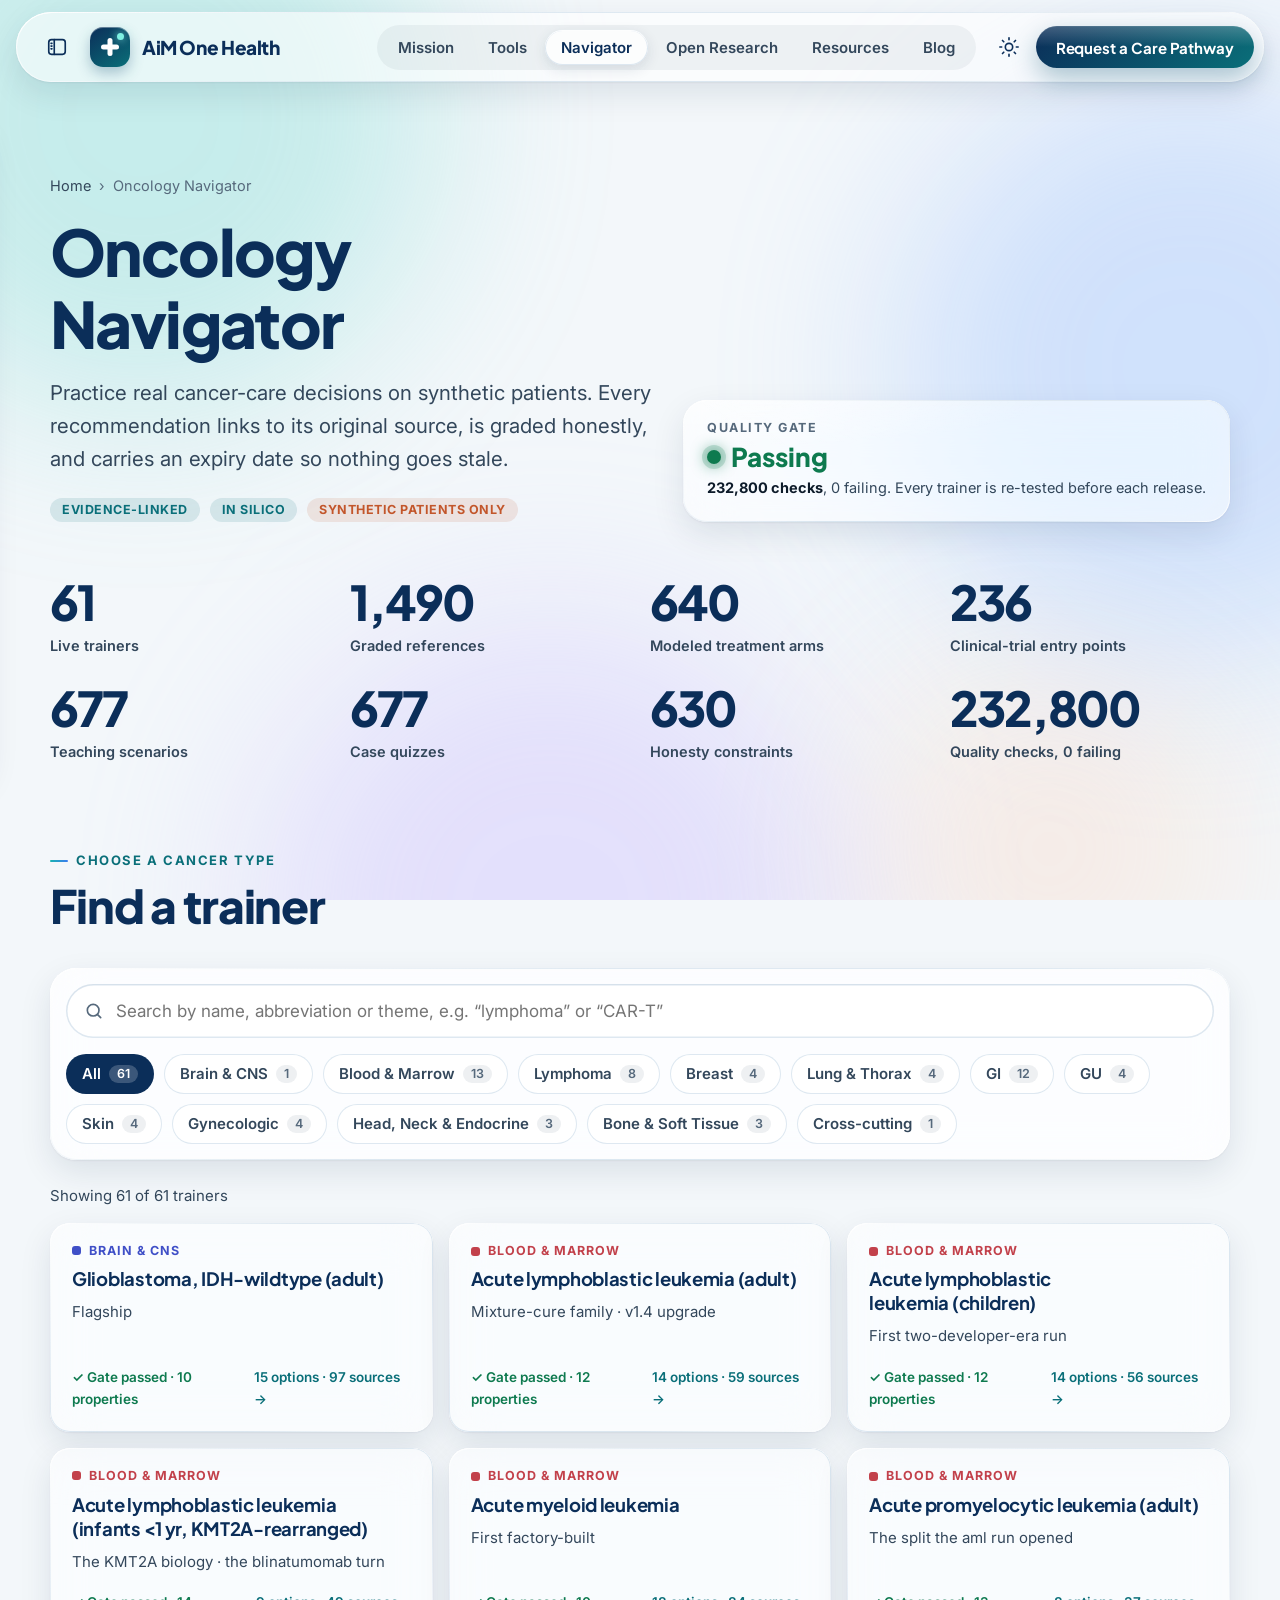
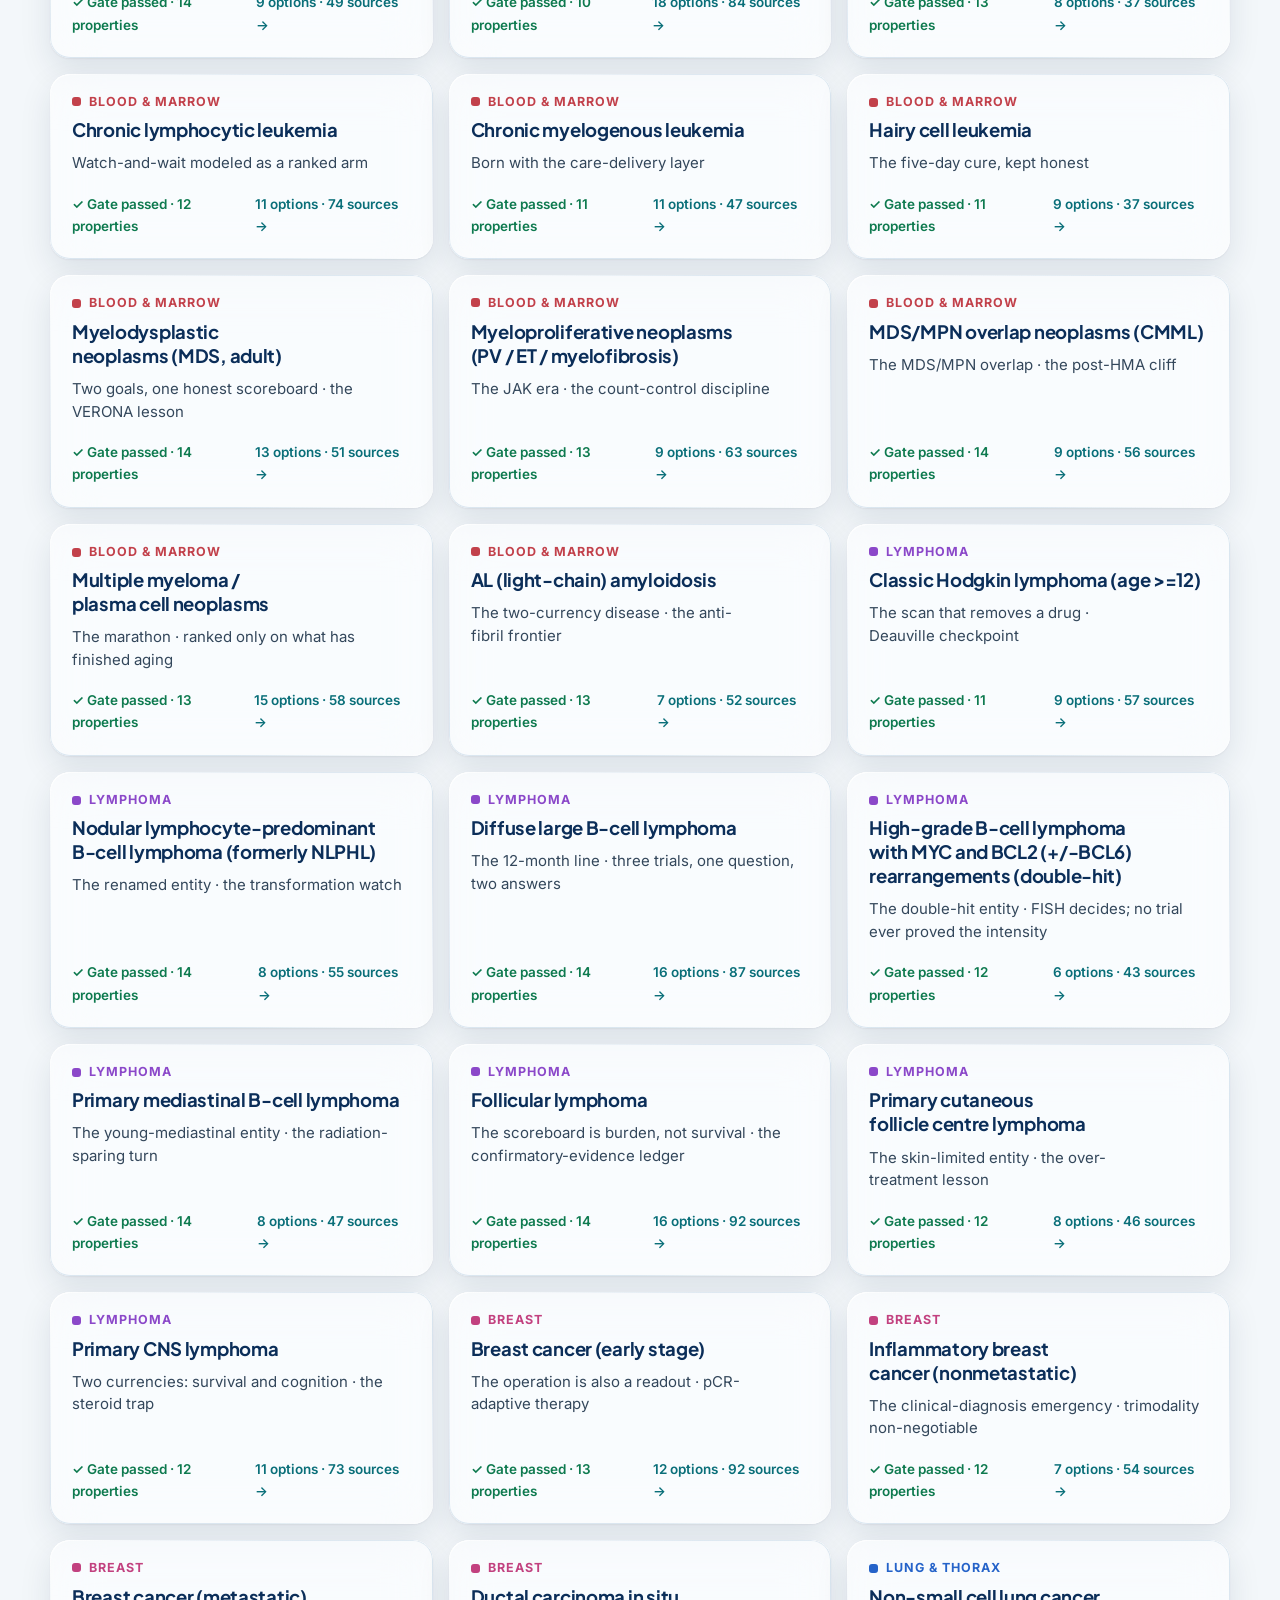
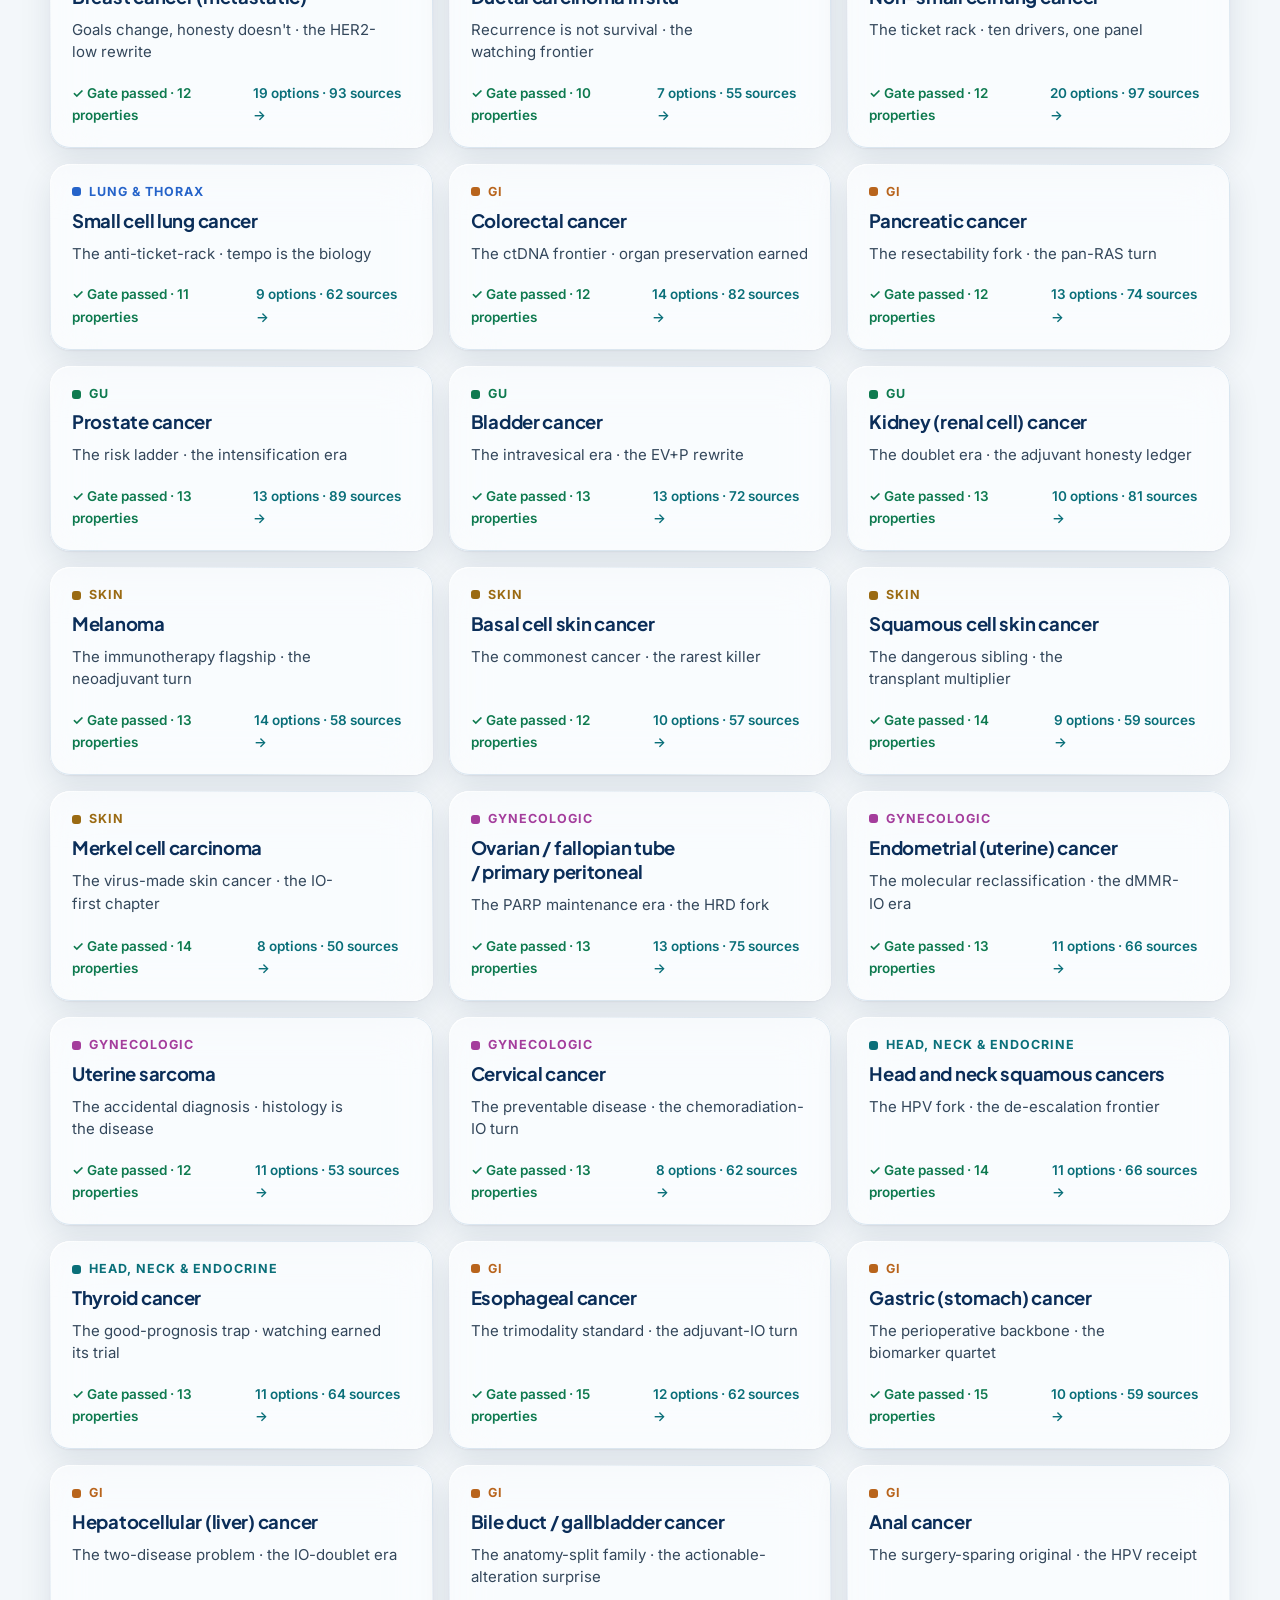
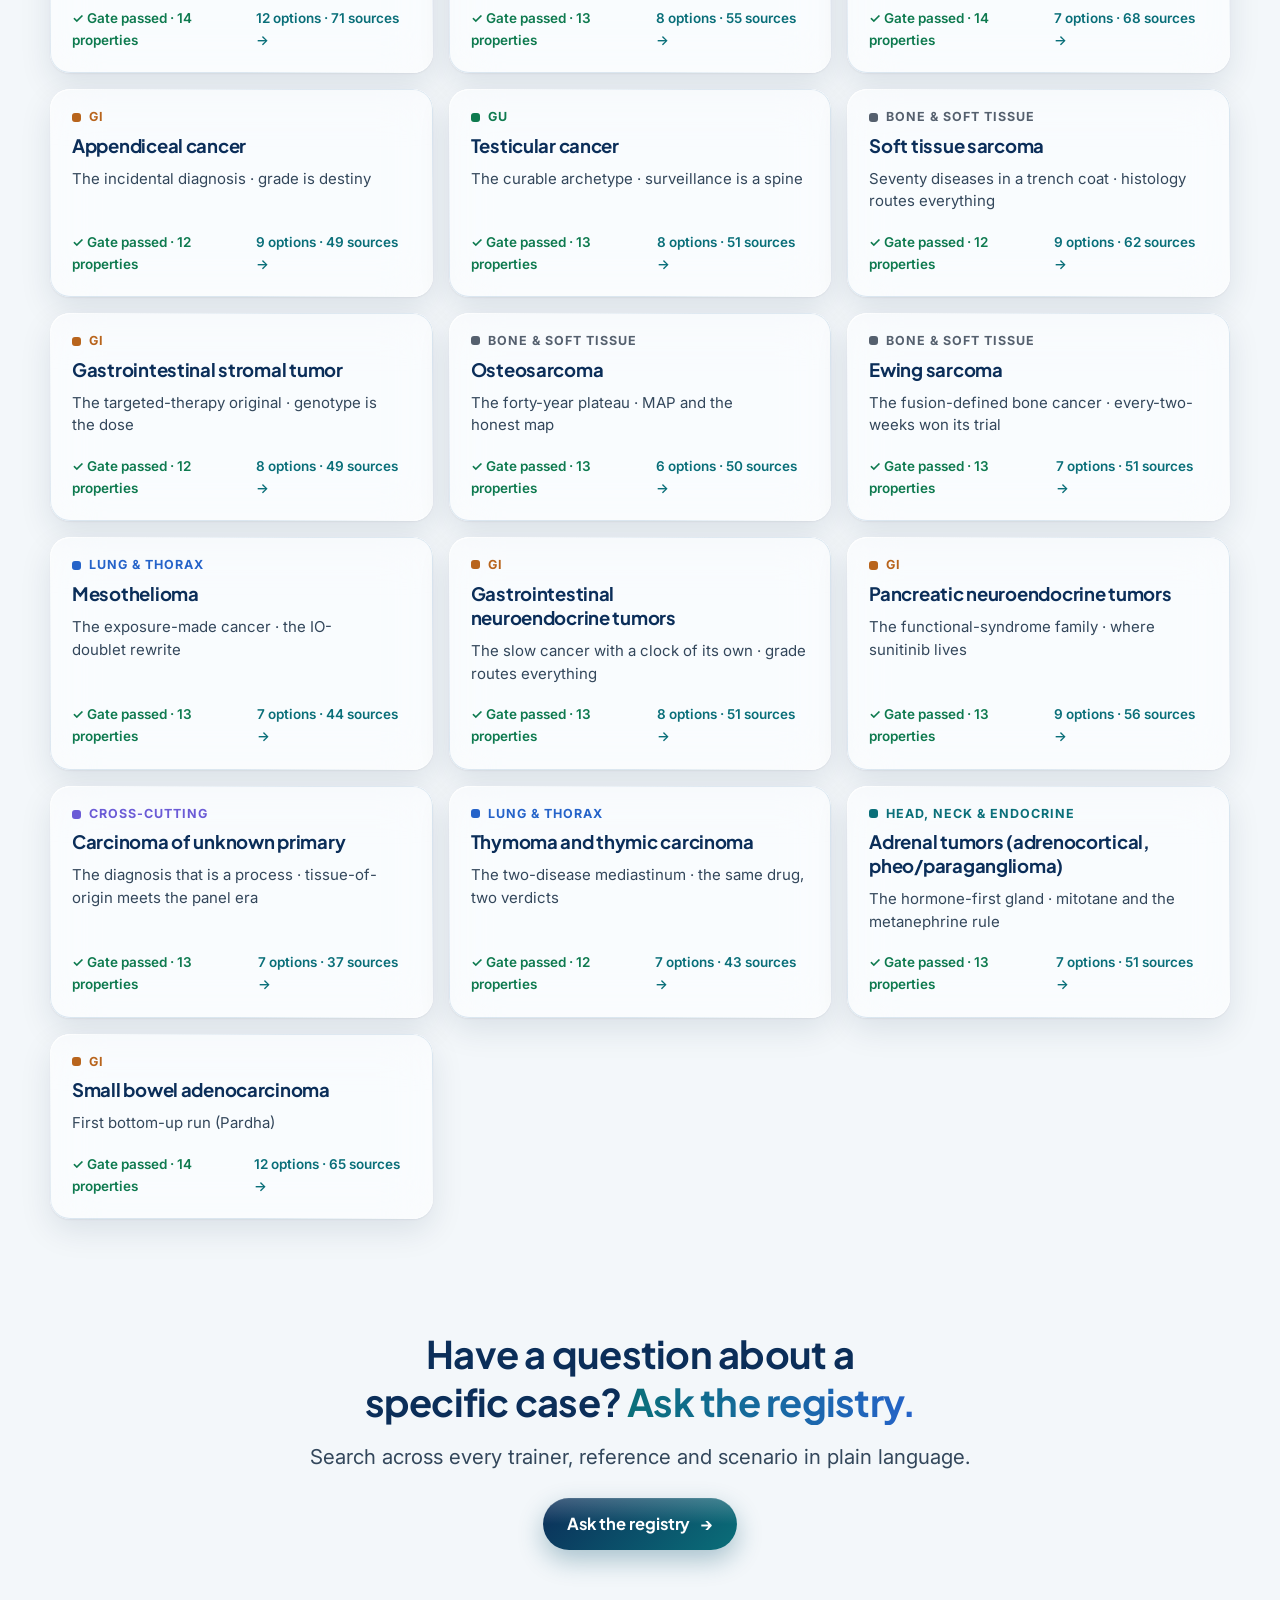
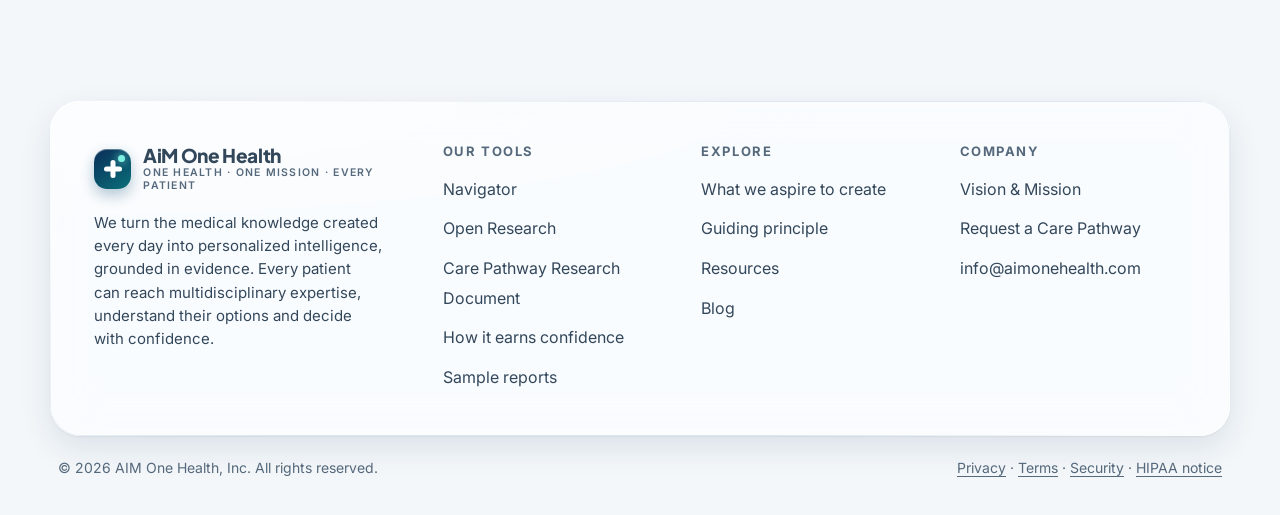
<file: navigator.html>
<!doctype html>
<html lang="en">
<head>
<meta charset="utf-8">
<meta name="viewport" content="width=device-width, initial-scale=1">
<title>Oncology Navigator · AiM One Health</title>
<link rel="preconnect" href="https://fonts.googleapis.com"><link rel="preconnect" href="https://fonts.gstatic.com" crossorigin>
<link href="https://fonts.googleapis.com/css2?family=Inter:wght@400;500;600;700&family=Plus+Jakarta+Sans:wght@600;700;800&display=swap" rel="stylesheet">
<link rel="stylesheet" href="site.css">
<script src="flip.js"></script>
<style>
  .hero-row { display: grid; grid-template-columns: minmax(0, 1fr) auto; gap: 32px; align-items: end; }
  .hero-row > * { min-width: 0; }
  .gate { padding: 22px 24px; border-radius: 24px; min-width: min(270px, 100%); }
  .gate .k { font: 700 12.5px/1 var(--font-body); letter-spacing: .12em; text-transform: uppercase; color: var(--ink-3); }
  .gate .v { display: flex; align-items: center; gap: 10px; margin: 10px 0 6px; font: 800 26px/1 var(--font-head); color: var(--ok); }
  .gate .v::before { content: ''; width: 14px; height: 14px; border-radius: 50%; background: var(--ok); box-shadow: 0 0 0 5px color-mix(in srgb, var(--ok) 18%, transparent), 0 0 16px var(--ok); }
  .gate p { font-size: 14.5px; color: var(--ink-2); }
  .stats { display: grid; grid-template-columns: repeat(4, 1fr); gap: 14px; }
  .stats .stat { padding: 22px; border-radius: 20px; min-width: 0; }
  @media (max-width: 380px) { .stats .stat { padding: 16px; } }
  @media (max-width: 340px) { .stats { grid-template-columns: 1fr; } }
  .tools-bar { display: grid; gap: 16px; position: sticky; top: 96px; z-index: 5; padding: 16px; border-radius: 26px; margin-bottom: 24px; }
  .cards { display: grid; grid-template-columns: repeat(3, 1fr); gap: 16px; }
  .cond { display: flex; flex-direction: column; gap: 10px; padding: 22px; border-radius: 20px; text-align: left; border: 0; cursor: pointer; font: inherit; color: inherit; }
  .cond .cat { display: flex; align-items: center; gap: 8px; font: 700 12.5px/1 var(--font-body); letter-spacing: .08em; text-transform: uppercase; color: var(--c, var(--accent)); }
  .cond .cat::before { content: ''; width: 9px; height: 9px; border-radius: 3px; background: var(--c, var(--accent)); }
  .cond h3 { font-size: 18.5px; line-height: 1.3; }
  .cond p { font-size: 15px; line-height: 1.5; color: var(--ink-2); }
  .cond .meta { margin-top: auto; padding-top: 8px; display: flex; justify-content: space-between; align-items: center; font-size: 13.5px; font-weight: 600; color: var(--ok); }
  .cond .meta span:last-child { color: var(--accent); }
  .count { font-size: 15px; color: var(--ink-2); margin-bottom: 14px; }
  .empty { padding: 48px; text-align: center; border-radius: 24px; color: var(--ink-2); }
  /* detail sheet */
  .scrim { position: fixed; inset: 0; z-index: 50; background: rgb(5 15 30 / .35); -webkit-backdrop-filter: blur(6px); backdrop-filter: blur(6px); opacity: 0; pointer-events: none; transition: opacity .3s; }
  .scrim.open { opacity: 1; pointer-events: auto; }
  .sheet { position: fixed; z-index: 51; right: 16px; top: 16px; bottom: 16px; width: min(480px, calc(100% - 32px)); padding: 30px; border-radius: 30px; overflow-y: auto; transform: translateX(110%); transition: transform .45s cubic-bezier(.2, .8, .2, 1); }
  .sheet.open { transform: none; }
  .sheet .close { position: absolute; right: 16px; top: 16px; }
  .sheet h2 { font-size: 30px; margin: 16px 0 10px; }
  .sheet .facts { display: grid; grid-template-columns: 1fr 1fr; gap: 12px; margin: 22px 0; }
  .sheet .facts div { padding: 16px; border-radius: 16px; background: var(--glass-strong); box-shadow: inset 0 0 0 1px var(--glass-edge-2); }
  .sheet .facts b { display: block; font: 800 22px/1 var(--font-head); color: var(--brand); }
  .sheet .facts span { font-size: 13.5px; color: var(--ink-2); font-weight: 600; }
  @media (max-width: 980px) { .hero-row { grid-template-columns: 1fr; } .cards { grid-template-columns: 1fr 1fr; } .stats { grid-template-columns: 1fr 1fr; } .tools-bar { top: 86px; } }
  @media (max-width: 640px) { .cards { grid-template-columns: 1fr; } .tools-bar { position: static; } }
</style>
</head>
<body data-page="navigator.html">
<main id="main">
  <section class="page-hero">
    <div class="wrap hero-row">
      <div>
        <nav class="crumbs" aria-label="Breadcrumb"><a href="index.html">Home</a><span>›</span><span>Oncology Navigator</span></nav>
        <h1>Oncology Navigator</h1>
        <p class="lead read">Practice real cancer-care decisions on synthetic patients. Every recommendation links to its original source, is graded honestly, and carries an expiry date so nothing goes stale.</p>
        <div class="chips" style="margin-top:22px"><span class="badge">Evidence-linked</span><span class="badge">In silico</span><span class="badge warm">Synthetic patients only</span></div>
      </div>
      <div class="gate glass bloom">
        <div class="k">Quality gate</div>
        <div class="v">Passing</div>
        <p><b style="color:var(--ink)">232,800 checks</b>, 0 failing. Every trainer is re-tested before each release.</p>
      </div>
    </div>
  </section>

  <section style="padding-top:0">
    <div class="wrap">
      <div class="stats">
        <div class="stat glass reveal"><b>61</b><span>Live trainers</span></div>
        <div class="stat glass reveal"><b>1,490</b><span>Graded references</span></div>
        <div class="stat glass reveal"><b>640</b><span>Modeled treatment arms</span></div>
        <div class="stat glass reveal"><b>236</b><span>Clinical-trial entry points</span></div>
        <div class="stat glass reveal"><b>677</b><span>Teaching scenarios</span></div>
        <div class="stat glass reveal"><b>677</b><span>Case quizzes</span></div>
        <div class="stat glass reveal"><b>630</b><span>Honesty constraints</span></div>
        <div class="stat glass reveal"><b>232,800</b><span>Quality checks, 0 failing</span></div>
      </div>
    </div>
  </section>

  <section style="padding-top:0" id="types">
    <div class="wrap">
      <div class="sec-head"><span class="eyebrow">Choose a cancer type</span><h2>Find a trainer</h2></div>
      <div class="tools-bar glass strong">
        <label class="search"><svg viewBox="0 0 24 24"><circle cx="11" cy="11" r="7"/><path d="M20 20l-4-4"/></svg><input class="input" id="q" placeholder="Search by name, abbreviation or theme, e.g. “lymphoma” or “CAR-T”" aria-label="Search cancer types"></label>
        <div class="chips" id="cats" role="tablist" aria-label="Filter by category"></div>
      </div>
      <p class="count" id="count"></p>
      <div class="cards" id="cards"></div>
    </div>
  </section>

  <section style="padding-top:0">
    <div class="wrap"><div class="statement glass bloom"><p class="big">Have a question about a specific case? <span class="grad">Ask the registry.</span></p><p class="lead read" style="margin:16px auto 0">Search across every trainer, reference and scenario in plain language.</p><div style="margin-top:24px"><a class="btn primary inline" href="#types">Ask the registry <span class="arrow">→</span></a></div></div></div>
  </section>
</main>

<script src="site.js"></script>
<script>
  // All 61 trainers, from trainers/index.json (pulled from the Navigator's own content API)
  const COLORS = { 'BLOOD & MARROW': '#c2414b', LYMPHOMA: '#8b48c9', BREAST: '#c2417f', 'LUNG & THORAX': '#2563c9', GI: '#b8641c', GU: '#0e7a4f', GYNECOLOGIC: '#a43d9c', SKIN: '#9a6a12', 'BONE & SOFT TISSUE': '#55606e', 'HEAD, NECK & ENDOCRINE': '#0a6f79', 'BRAIN & CNS': '#3f4fc7', 'CROSS-CUTTING': '#6b5bd6' };
  const title = (c) => c.toLowerCase().replace(/(^|[\s&,]+)(\w)/g, (m) => m.toUpperCase()).replace(/\bGi\b/, 'GI').replace(/\bGu\b/, 'GU').replace(/\bCns\b/, 'CNS');
  const esc = (s) => String(s).replace(/[&<>"]/g, (c) => ({ '&': '&amp;', '<': '&lt;', '>': '&gt;', '"': '&quot;' })[c]);
  let DATA = [], cat = 'All';
  const draw = () => {
    const q = document.getElementById('q').value.trim().toLowerCase();
    const list = DATA.filter((d) => (cat === 'All' || d.category === cat) && (!q || `${d.name} ${d.theme} ${d.category} ${d.page} ${d.key}`.toLowerCase().includes(q)));
    document.getElementById('count').textContent = `Showing ${list.length} of ${DATA.length} trainers`;
    document.getElementById('cards').innerHTML = list.length
      ? list.map((d) => `<a class="cond glass lift" style="--c:${COLORS[d.category] || 'var(--accent)'};text-decoration:none" href="trainer.html?t=${encodeURIComponent(d.page)}"><span class="cat">${title(d.category)}</span><h3>${esc(d.name)}</h3><p>${esc(d.theme.replace(/^\w/, (c) => c.toUpperCase()))}</p><span class="meta"><span>✓ Gate passed · ${d.props} properties</span><span>${d.arms} options · ${d.refs} sources →</span></span></a>`).join('')
      : '<div class="empty glass">No trainers match that search. Try a broader term, like “leukemia”.</div>';
  };
  fetch('trainers/index.json').then((r) => r.json()).then((list) => {
    DATA = list;
    const cats = ['All', ...new Set(DATA.map((d) => d.category))];
    const chips = document.getElementById('cats');
    chips.innerHTML = cats.map((c) => `<button class="chip${c === 'All' ? ' on' : ''}" data-c="${esc(c)}" role="tab">${c === 'All' ? 'All' : title(c)} <span class="n">${c === 'All' ? DATA.length : DATA.filter((d) => d.category === c).length}</span></button>`).join('');
    chips.onclick = (e) => { const b = e.target.closest('[data-c]'); if (!b) return; cat = b.dataset.c; chips.querySelectorAll('.chip').forEach((x) => x.classList.toggle('on', x === b)); draw(); };
    document.getElementById('q').oninput = draw;
    draw();
  }).catch(() => { document.getElementById('cards').innerHTML = '<div class="empty glass">Trainers could not be loaded. Open this mockup through “Open mockup.cmd”.</div>'; });
</script>
</body>
</html>
</file>
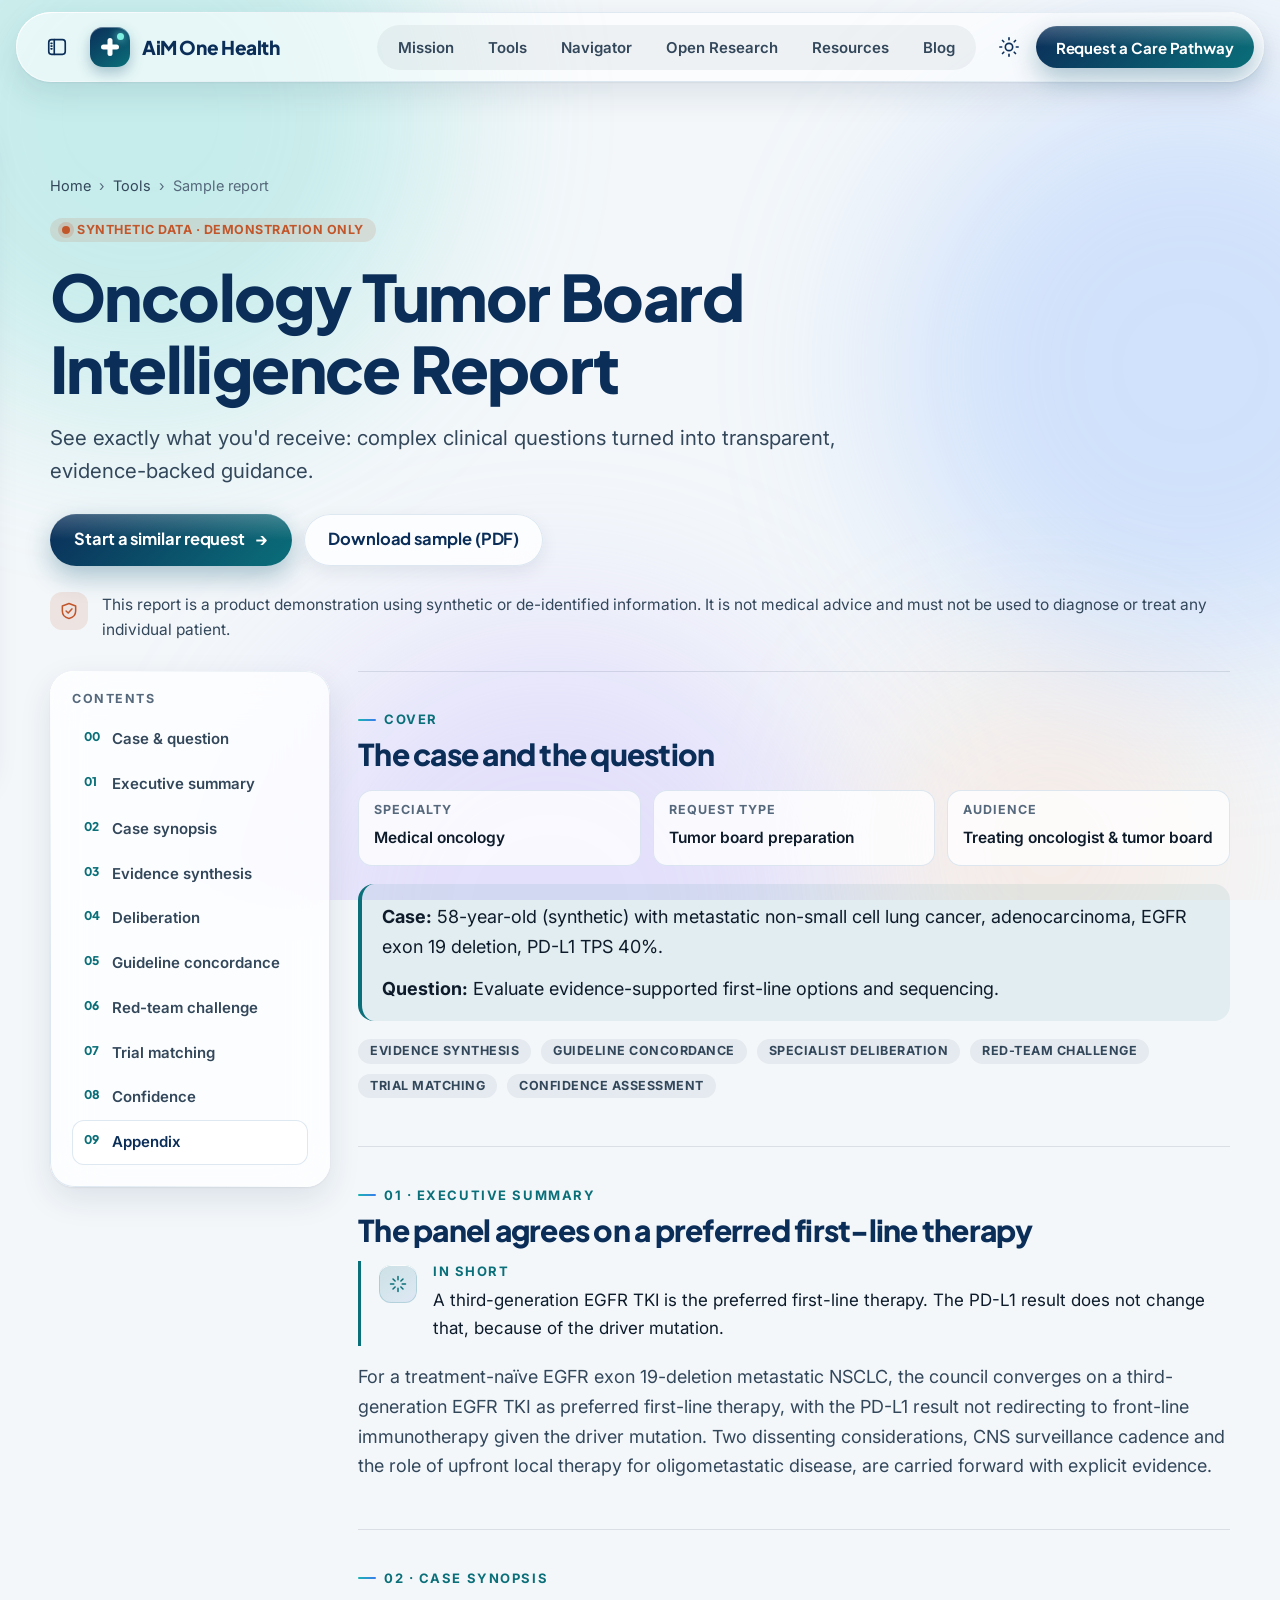
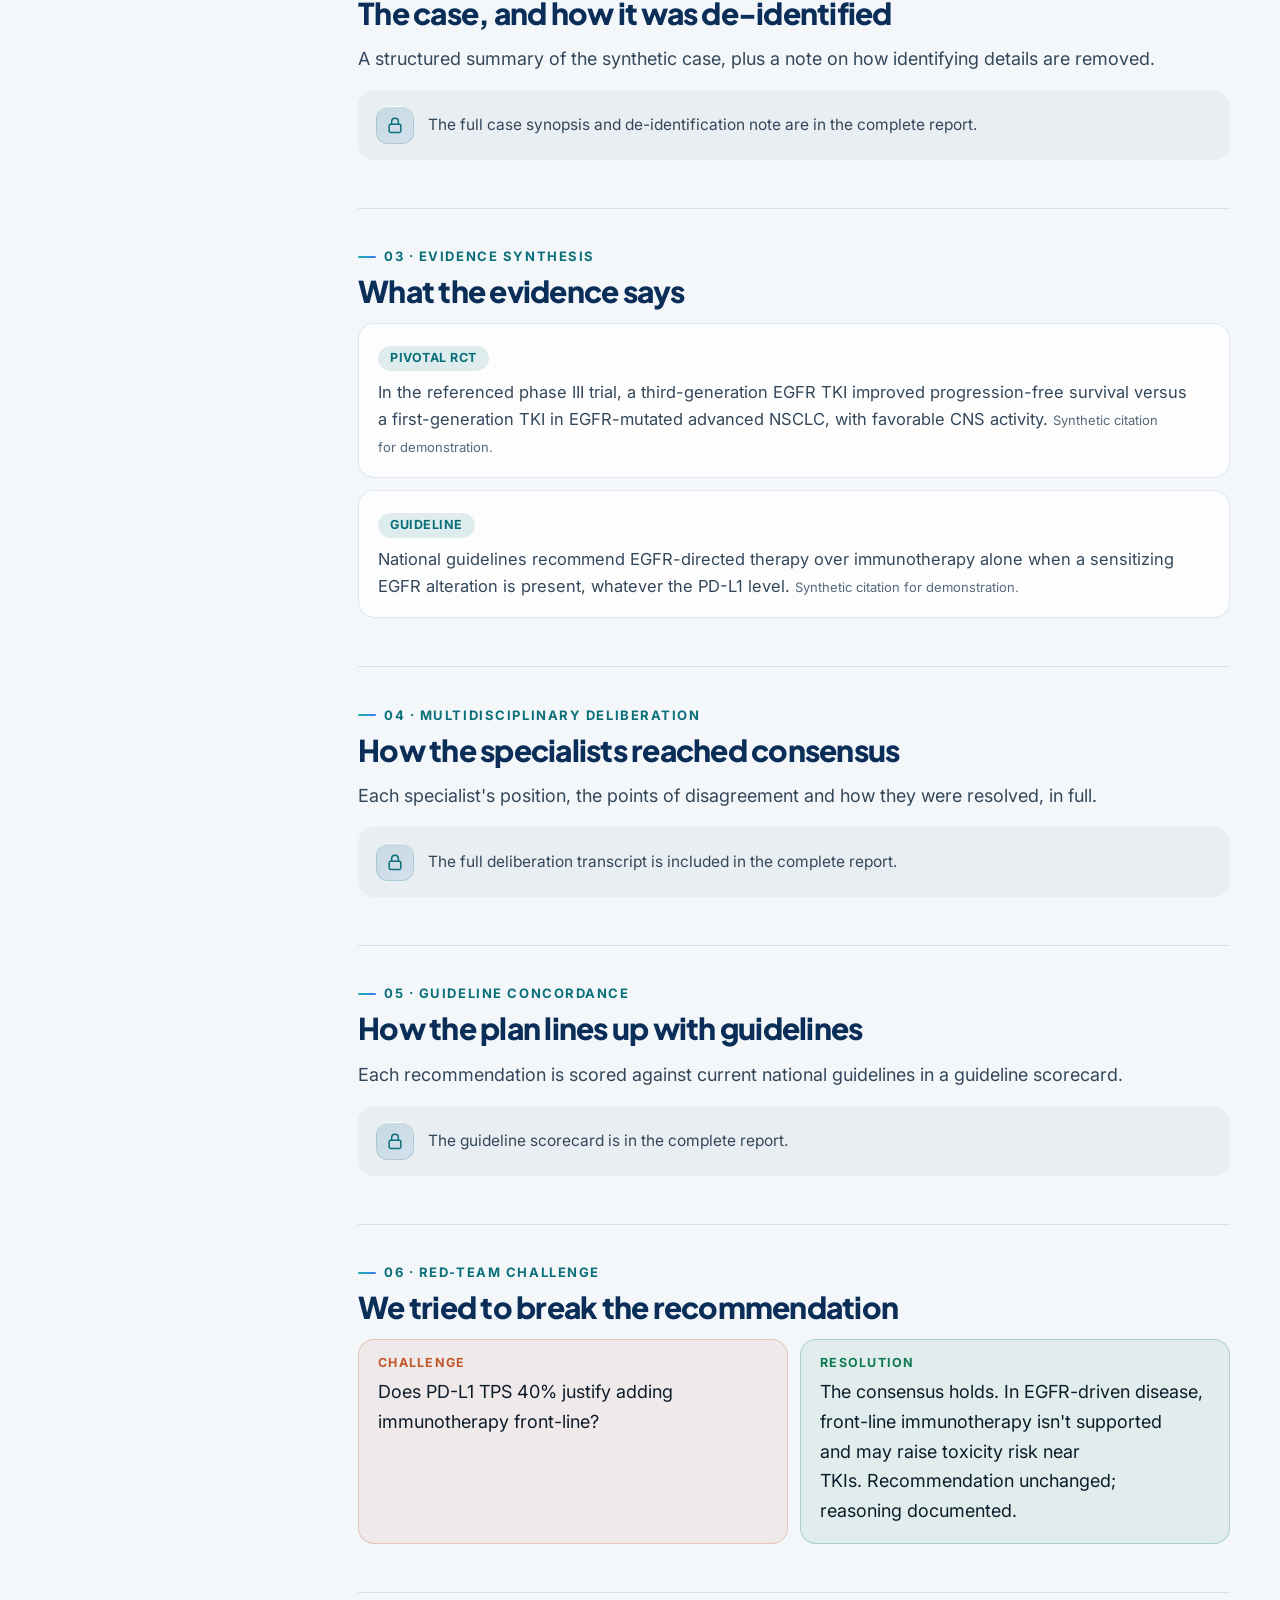
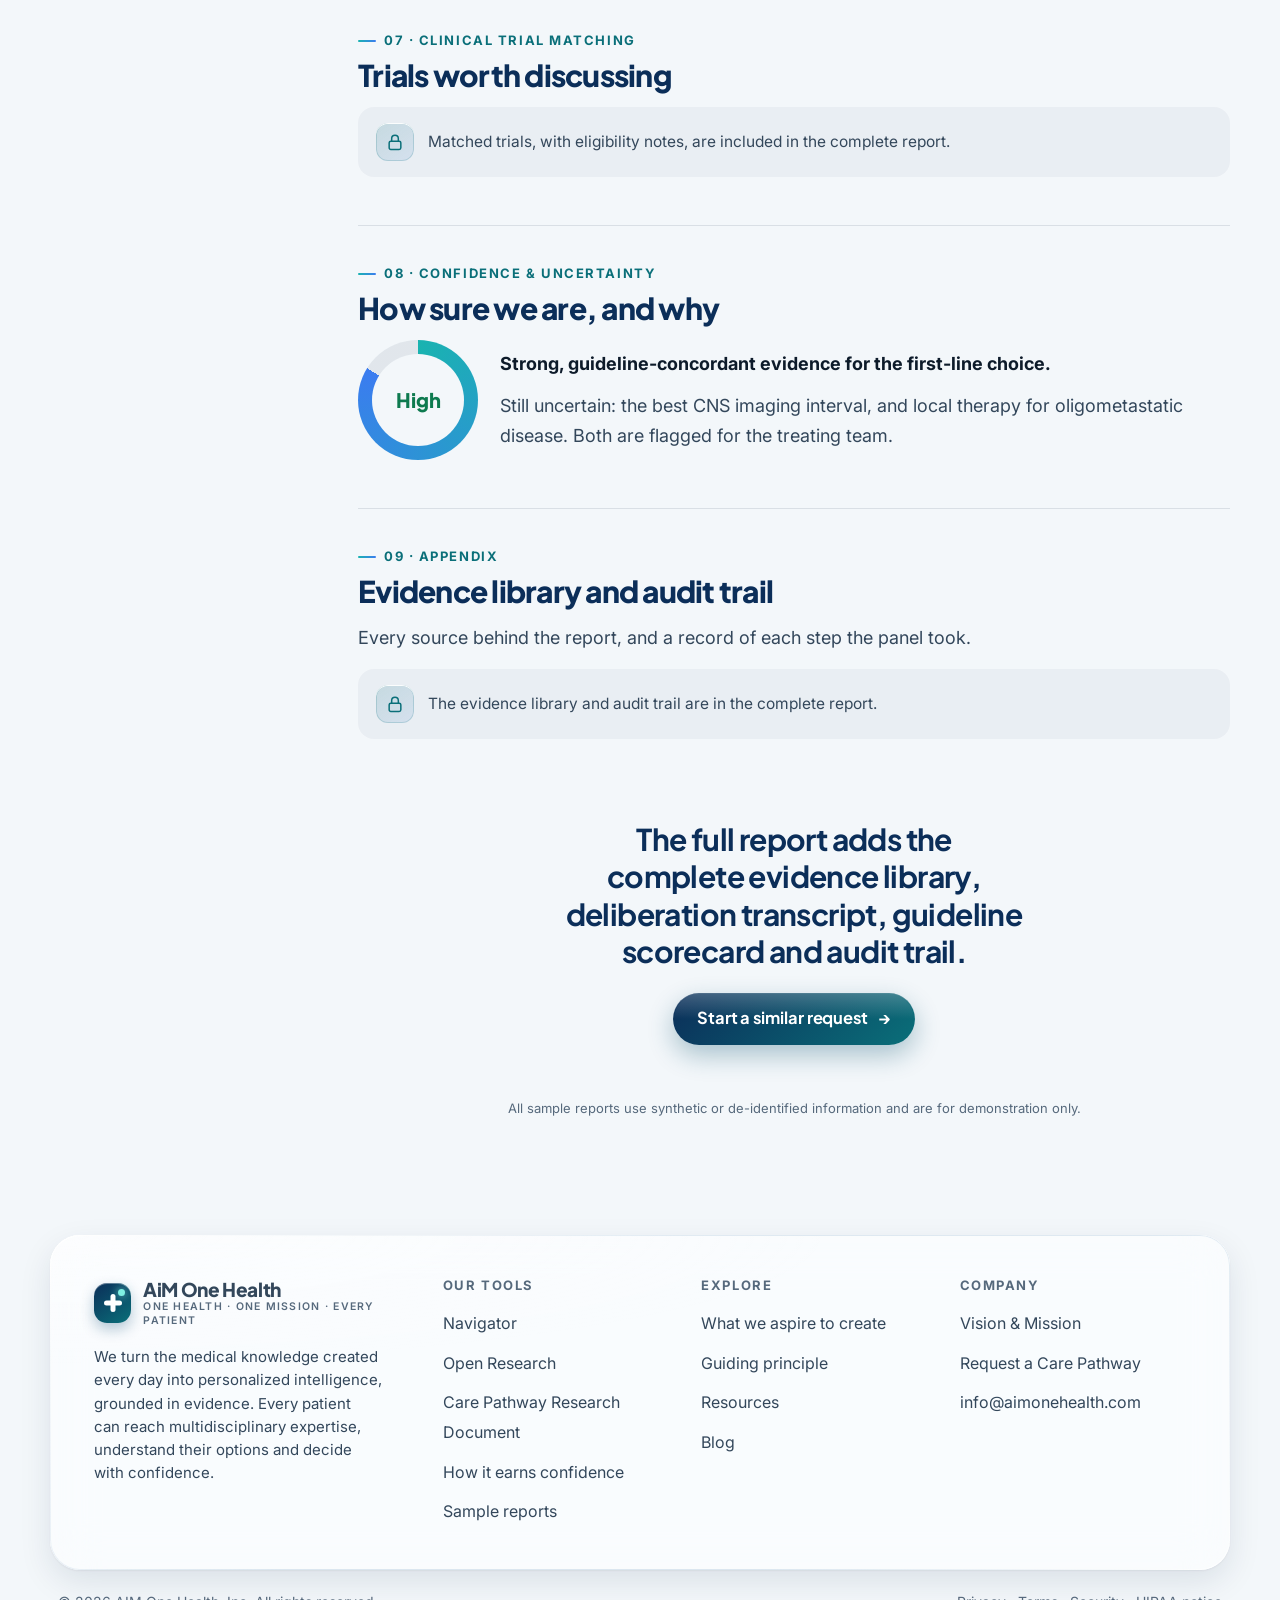
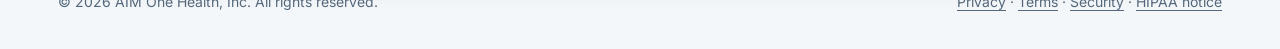
<file: report.html>
<!doctype html>
<html lang="en">
<head>
<meta charset="utf-8">
<meta name="viewport" content="width=device-width, initial-scale=1">
<title>Sample report · AiM One Health</title>
<link rel="preconnect" href="https://fonts.googleapis.com"><link rel="preconnect" href="https://fonts.gstatic.com" crossorigin>
<link href="https://fonts.googleapis.com/css2?family=Inter:wght@400;500;600;700&family=Plus+Jakarta+Sans:wght@600;700;800&display=swap" rel="stylesheet">
<link rel="stylesheet" href="site.css">
<script src="flip.js"></script>
<style>
  .warn { display: flex; gap: 14px; align-items: flex-start; padding: 16px 20px; border-radius: 18px; margin-top: 26px; }
  .warn .ico { color: var(--warm); background: color-mix(in srgb, var(--warm) 12%, transparent); box-shadow: none; }
  .warn p { font-size: 15.5px; color: var(--ink-2); }
  .layout { display: grid; grid-template-columns: 280px minmax(0, 1fr); gap: 28px; align-items: start; }
  .layout > * { min-width: 0; }
  .toc { position: sticky; top: 100px; padding: 22px; border-radius: 24px; }
  .toc h4 { font: 700 12.5px/1 var(--font-body); letter-spacing: .12em; text-transform: uppercase; color: var(--ink-3); margin-bottom: 12px; }
  .toc a { display: flex; gap: 10px; padding: 10px 12px; border-radius: 12px; font-size: 15px; font-weight: 600; color: var(--ink-2); text-decoration: none; transition: background .2s, color .2s; }
  .toc a span { font: 800 12px/1.6 var(--font-head); color: var(--accent); width: 18px; flex: none; }
  .toc a:hover, .toc a.on { background: var(--glass-strong); color: var(--brand); box-shadow: inset 0 0 0 1px var(--glass-edge-2); }
  .doc { display: grid; grid-template-columns: minmax(0, 1fr); gap: 20px; }
  .part { padding: clamp(20px, 3vw, 36px); border-radius: 26px; scroll-margin-top: 100px; min-width: 0; overflow-wrap: anywhere; }
  .part > .eyebrow { margin-bottom: 12px; }
  .part h2 { font-size: clamp(24px, 2.4vw, 30px); margin-bottom: 14px; }
  .part p + p { margin-top: 12px; }
  .meta-grid { display: grid; grid-template-columns: repeat(3, 1fr); gap: 12px; margin: 18px 0; }
  .meta-grid div { padding: 14px 16px; border-radius: 14px; background: var(--glass-strong); box-shadow: inset 0 0 0 1px var(--glass-edge-2); }
  .meta-grid b { display: block; font: 700 12.5px/1 var(--font-body); letter-spacing: .08em; text-transform: uppercase; color: var(--ink-3); margin-bottom: 6px; }
  .meta-grid span { font-weight: 600; color: var(--ink); font-size: 15.5px; }
  .case-box { padding: 18px 20px; border-radius: 16px; border-left: 4px solid var(--accent); background: color-mix(in srgb, var(--accent) 7%, transparent); }
  .ev { display: grid; gap: 12px; }
  .ev div { padding: 18px 20px; border-radius: 16px; background: var(--glass-strong); box-shadow: inset 0 0 0 1px var(--glass-edge-2); }
  .ev .badge { margin-bottom: 8px; }
  .ev p { color: var(--ink-2); font-size: 16.5px; }
  .challenge { display: grid; grid-template-columns: 1fr 1fr; gap: 12px; }
  .challenge div { padding: 18px 20px; border-radius: 16px; }
  .challenge .q { background: color-mix(in srgb, var(--warm) 8%, transparent); box-shadow: inset 0 0 0 1px color-mix(in srgb, var(--warm) 25%, transparent); }
  .challenge .a { background: color-mix(in srgb, var(--ok) 8%, transparent); box-shadow: inset 0 0 0 1px color-mix(in srgb, var(--ok) 25%, transparent); }
  .challenge b { display: block; font: 700 12.5px/1 var(--font-body); letter-spacing: .1em; text-transform: uppercase; margin-bottom: 8px; }
  .challenge .q b { color: var(--warm); } .challenge .a b { color: var(--ok); }
  .conf { display: grid; grid-template-columns: auto 1fr; gap: 22px; align-items: center; }
  .ring { width: 120px; height: 120px; border-radius: 50%; display: grid; place-items: center; background: conic-gradient(#19b3b0, #3b7cf0 302deg, rgb(13 40 70 / .08) 0); }
  .ring span { width: 92px; height: 92px; border-radius: 50%; display: grid; place-items: center; font: 800 20px/1 var(--font-head); color: var(--ok); background: var(--page); }
  .locked { display: flex; gap: 14px; align-items: center; padding: 16px 18px; border-radius: 16px; background: rgb(13 40 70 / .04); color: var(--ink-2); font-size: 15.5px; }
  :root[data-theme='night'] .locked { background: rgb(255 255 255 / .04); }
  @media (max-width: 980px) { .layout { grid-template-columns: minmax(0, 1fr); } .toc { position: static; } .meta-grid, .challenge { grid-template-columns: 1fr; } }
</style>
</head>
<body data-page="report.html">
<main id="main">
  <section class="page-hero" style="padding-bottom:28px">
    <div class="wrap">
      <nav class="crumbs" aria-label="Breadcrumb"><a href="index.html">Home</a><span>›</span><a href="tools.html">Tools</a><span>›</span><span>Sample report</span></nav>
      <span class="badge warm" style="margin-top:20px"><span class="dot"></span> Synthetic data · Demonstration only</span>
      <h1>Oncology Tumor Board Intelligence Report</h1>
      <p class="lead read">See exactly what you'd receive: complex clinical questions turned into transparent, evidence-backed guidance.</p>
      <div style="display:flex;gap:12px;flex-wrap:wrap;margin-top:26px"><a class="btn primary inline" href="request.html">Start a similar request <span class="arrow">→</span></a><a class="btn ghost inline" href="#">Download sample (PDF)</a></div>
      <div class="warn glass strong"><span class="ico sm" data-ico="shield"></span><p>This report is a product demonstration using synthetic or de-identified information. It is not medical advice and must not be used to diagnose or treat any individual patient.</p></div>
    </div>
  </section>

  <section style="padding-top:0">
    <div class="wrap layout">
      <aside class="toc glass strong" aria-label="Report contents">
        <h4>Contents</h4>
        <a href="#cover" class="on"><span>00</span>Case &amp; question</a>
        <a href="#summary"><span>01</span>Executive summary</a>
        <a href="#synopsis"><span>02</span>Case synopsis</a>
        <a href="#evidence"><span>03</span>Evidence synthesis</a>
        <a href="#deliberation"><span>04</span>Deliberation</a>
        <a href="#guidelines"><span>05</span>Guideline concordance</a>
        <a href="#redteam"><span>06</span>Red-team challenge</a>
        <a href="#trials"><span>07</span>Trial matching</a>
        <a href="#confidence"><span>08</span>Confidence</a>
        <a href="#appendix"><span>09</span>Appendix</a>
      </aside>

      <div class="doc">
        <article class="part glass bloom" id="cover">
          <span class="eyebrow">Cover</span>
          <h2>The case and the question</h2>
          <div class="meta-grid"><div><b>Specialty</b><span>Medical oncology</span></div><div><b>Request type</b><span>Tumor board preparation</span></div><div><b>Audience</b><span>Treating oncologist &amp; tumor board</span></div></div>
          <div class="case-box"><p><b>Case:</b> 58-year-old (synthetic) with metastatic non-small cell lung cancer, adenocarcinoma, EGFR exon 19 deletion, PD-L1 TPS 40%.</p><p><b>Question:</b> Evaluate evidence-supported first-line options and sequencing.</p></div>
          <div class="chips" style="margin-top:18px"><span class="badge plain">Evidence synthesis</span><span class="badge plain">Guideline concordance</span><span class="badge plain">Specialist deliberation</span><span class="badge plain">Red-team challenge</span><span class="badge plain">Trial matching</span><span class="badge plain">Confidence assessment</span></div>
        </article>

        <article class="part glass" id="summary">
          <span class="eyebrow">01 · Executive summary</span>
          <h2>The panel agrees on a preferred first-line therapy</h2>
          <div class="in-short glass strong" style="margin-bottom:16px"><span class="ico sm" data-ico="spark"></span><div><b>In short</b><p>A third-generation EGFR TKI is the preferred first-line therapy. The PD-L1 result does not change that, because of the driver mutation.</p></div></div>
          <p class="muted">For a treatment-naïve EGFR exon 19-deletion metastatic NSCLC, the council converges on a third-generation EGFR TKI as preferred first-line therapy, with the PD-L1 result not redirecting to front-line immunotherapy given the driver mutation. Two dissenting considerations, CNS surveillance cadence and the role of upfront local therapy for oligometastatic disease, are carried forward with explicit evidence.</p>
        </article>

        <article class="part glass" id="synopsis">
          <span class="eyebrow">02 · Case synopsis</span>
          <h2>The case, and how it was de-identified</h2>
          <p class="muted">A structured summary of the synthetic case, plus a note on how identifying details are removed.</p>
          <div class="locked" style="margin-top:16px"><span class="ico sm" data-ico="lock"></span>The full case synopsis and de-identification note are in the complete report.</div>
        </article>

        <article class="part glass" id="evidence">
          <span class="eyebrow">03 · Evidence synthesis</span>
          <h2>What the evidence says</h2>
          <div class="ev">
            <div><span class="badge">Pivotal RCT</span><p>In the referenced phase III trial, a third-generation EGFR TKI improved progression-free survival versus a first-generation TKI in EGFR-mutated advanced NSCLC, with favorable CNS activity. <span class="tiny">Synthetic citation for demonstration.</span></p></div>
            <div><span class="badge">Guideline</span><p>National guidelines recommend EGFR-directed therapy over immunotherapy alone when a sensitizing EGFR alteration is present, whatever the PD-L1 level. <span class="tiny">Synthetic citation for demonstration.</span></p></div>
          </div>
        </article>

        <article class="part glass" id="deliberation">
          <span class="eyebrow">04 · Multidisciplinary deliberation</span>
          <h2>How the specialists reached consensus</h2>
          <p class="muted">Each specialist's position, the points of disagreement and how they were resolved, in full.</p>
          <div class="locked" style="margin-top:16px"><span class="ico sm" data-ico="lock"></span>The full deliberation transcript is included in the complete report.</div>
        </article>

        <article class="part glass" id="guidelines">
          <span class="eyebrow">05 · Guideline concordance</span>
          <h2>How the plan lines up with guidelines</h2>
          <p class="muted">Each recommendation is scored against current national guidelines in a guideline scorecard.</p>
          <div class="locked" style="margin-top:16px"><span class="ico sm" data-ico="lock"></span>The guideline scorecard is in the complete report.</div>
        </article>

        <article class="part glass" id="redteam">
          <span class="eyebrow">06 · Red-team challenge</span>
          <h2>We tried to break the recommendation</h2>
          <div class="challenge">
            <div class="q"><b>Challenge</b><p>Does PD-L1 TPS 40% justify adding immunotherapy front-line?</p></div>
            <div class="a"><b>Resolution</b><p>The consensus holds. In EGFR-driven disease, front-line immunotherapy isn't supported and may raise toxicity risk near TKIs. Recommendation unchanged; reasoning documented.</p></div>
          </div>
        </article>

        <article class="part glass" id="trials">
          <span class="eyebrow">07 · Clinical trial matching</span>
          <h2>Trials worth discussing</h2>
          <div class="locked"><span class="ico sm" data-ico="lock"></span>Matched trials, with eligibility notes, are included in the complete report.</div>
        </article>

        <article class="part glass bloom" id="confidence">
          <span class="eyebrow">08 · Confidence &amp; uncertainty</span>
          <h2>How sure we are, and why</h2>
          <div class="conf">
            <div class="ring" role="img" aria-label="Confidence: high"><span>High</span></div>
            <div class="stack"><p><b style="color:var(--ink)">Strong, guideline-concordant evidence for the first-line choice.</b></p><p class="muted">Still uncertain: the best CNS imaging interval, and local therapy for oligometastatic disease. Both are flagged for the treating team.</p></div>
          </div>
        </article>
        <article class="part glass" id="appendix">
          <span class="eyebrow">09 · Appendix</span>
          <h2>Evidence library and audit trail</h2>
          <p class="muted">Every source behind the report, and a record of each step the panel took.</p>
          <div class="locked" style="margin-top:16px"><span class="ico sm" data-ico="lock"></span>The evidence library and audit trail are in the complete report.</div>
        </article>

        <div class="statement glass bloom"><p class="big" style="font-size:clamp(22px,2.6vw,30px)">The full report adds the complete evidence library, deliberation transcript, guideline scorecard and audit trail.</p><div style="margin-top:22px"><a class="btn primary inline" href="request.html">Start a similar request <span class="arrow">→</span></a></div></div>
        <p class="tiny center">All sample reports use synthetic or de-identified information and are for demonstration only.</p>
      </div>
    </div>
  </section>
</main>
<script src="site.js"></script>
<script>
  // highlight the section you're reading in the contents list
  const links = [...document.querySelectorAll('.toc a')];
  const io = new IntersectionObserver((es) => es.forEach((e) => { if (e.isIntersecting) links.forEach((a) => a.classList.toggle('on', a.getAttribute('href') === '#' + e.target.id)); }), { rootMargin: '-40% 0px -55% 0px' });
  document.querySelectorAll('.part').forEach((p) => io.observe(p));
</script>
</body>
</html>
</file>
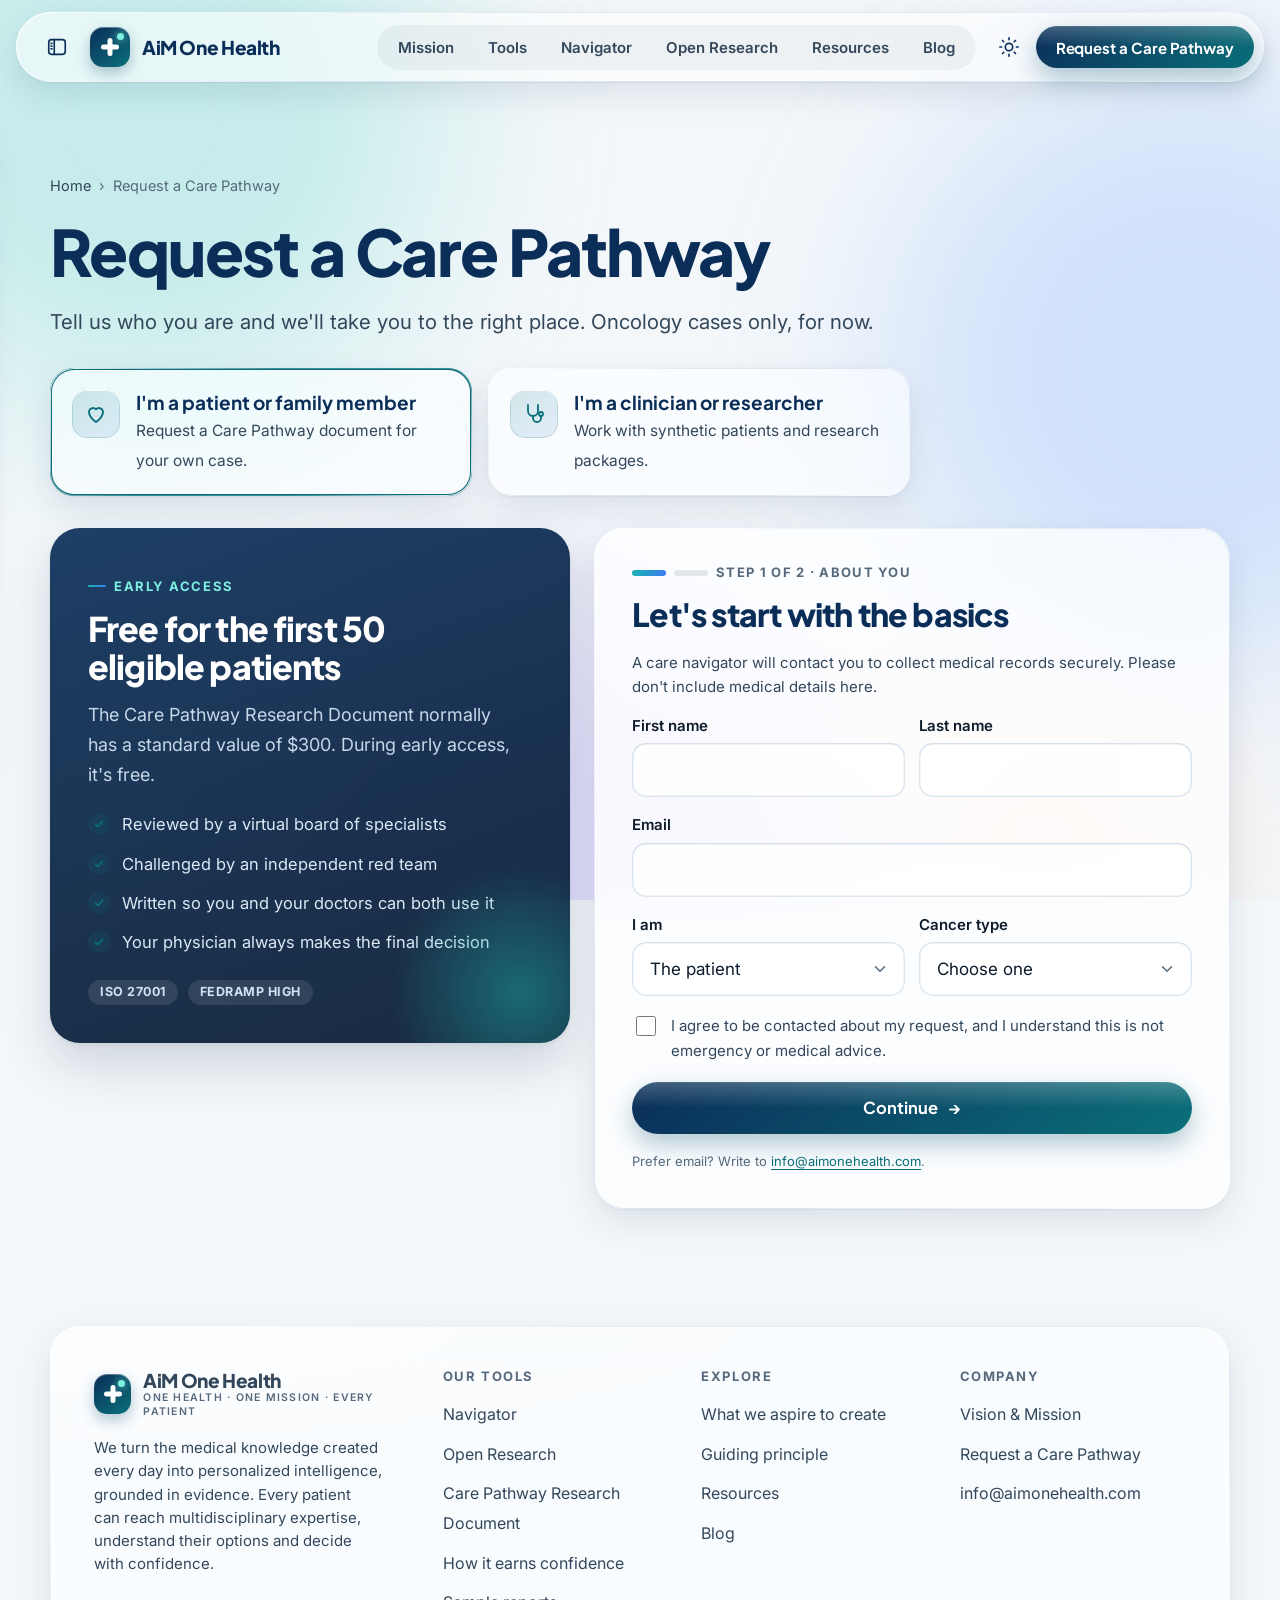
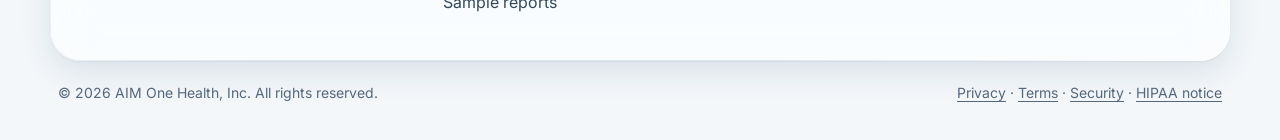
<file: request.html>
<!doctype html>
<html lang="en">
<head>
<meta charset="utf-8">
<meta name="viewport" content="width=device-width, initial-scale=1">
<title>Request a Care Pathway · AiM One Health</title>
<link rel="preconnect" href="https://fonts.googleapis.com"><link rel="preconnect" href="https://fonts.gstatic.com" crossorigin>
<link href="https://fonts.googleapis.com/css2?family=Inter:wght@400;500;600;700&family=Plus+Jakarta+Sans:wght@600;700;800&display=swap" rel="stylesheet">
<link rel="stylesheet" href="site.css">
<script src="flip.js"></script>
<style>
  .who-pick { display: grid; grid-template-columns: 1fr 1fr; gap: 16px; margin-top: 30px; max-width: 860px; }
  .who-pick button { display: flex; gap: 16px; align-items: flex-start; padding: 22px; border-radius: 24px; text-align: left; border: 0; cursor: pointer; font: inherit; color: inherit; }
  .who-pick button b { display: block; font: 700 19px/1.3 var(--font-head); color: var(--brand); }
  .who-pick button span.t { font-size: 15.5px; color: var(--ink-2); }
  .who-pick button.on { box-shadow: var(--shadow), inset 0 0 0 2px var(--accent); }
  .flow { display: none; }
  .flow.on { display: block; }
  .two { display: grid; grid-template-columns: .9fr 1.1fr; gap: 24px; align-items: start; }
  .side { padding: clamp(26px, 3vw, 38px); border-radius: 30px; color: #e8f4ff; background: linear-gradient(160deg, rgb(11 46 89 / .92), rgb(6 24 47 / .92)); box-shadow: var(--shadow-lift); position: relative; overflow: hidden; }
  .side::after { content: ''; position: absolute; right: -80px; bottom: -80px; width: 260px; height: 260px; border-radius: 50%; background: radial-gradient(circle, rgb(25 179 176 / .45), transparent 70%); }
  .side h2 { color: #fff; font-size: clamp(26px, 2.8vw, 34px); margin: 14px 0 14px; }
  .side p { color: #c6d8ea; }
  .side .eyebrow { color: #7ef0e2; }
  .side .checks li { color: #dbe9f6; }
  .side .trust { margin-top: 24px; }
  .side .badge.plain { color: #cfe3f5; background: rgb(255 255 255 / .1); }
  .form { padding: clamp(26px, 3vw, 38px); border-radius: 30px; display: grid; gap: 18px; }
  .stepper { display: flex; gap: 8px; align-items: center; font: 700 13px/1 var(--font-body); letter-spacing: .1em; text-transform: uppercase; color: var(--ink-3); }
  .stepper i { width: 34px; height: 6px; border-radius: 6px; background: rgb(13 40 70 / .1); }
  .stepper i.on { background: var(--thread-x); }
  :root[data-theme='night'] .stepper i { background: rgb(255 255 255 / .12); }
  .form h2 { font-size: clamp(26px, 2.6vw, 32px); }
  .row2 { display: grid; grid-template-columns: 1fr 1fr; gap: 14px; }
  .consent { display: flex; gap: 12px; align-items: flex-start; font-size: 15px; color: var(--ink-2); }
  .consent input { width: 20px; height: 20px; margin-top: 2px; accent-color: var(--accent); flex: none; }
  .code { display: flex; gap: 10px; }
  .code input { width: 54px; height: 62px; text-align: center; font: 800 24px/1 var(--font-head); border-radius: 14px; border: 0; color: var(--ink); background: var(--glass-strong); box-shadow: inset 0 0 0 1.5px var(--glass-edge-2); outline: 0; }
  .code input:focus { box-shadow: inset 0 0 0 2px var(--accent), 0 0 0 5px color-mix(in srgb, var(--accent) 16%, transparent); }
  .done { text-align: center; display: grid; gap: 14px; justify-items: center; padding: 20px 0; }
  .done .big-ok { width: 76px; height: 76px; border-radius: 50%; display: grid; place-items: center; color: #fff; background: linear-gradient(135deg, #19b3b0, #3b7cf0); box-shadow: 0 12px 30px rgb(30 140 200 / .35); }
  .done .big-ok svg { width: 36px; height: 36px; fill: none; stroke: currentColor; stroke-width: 3; }
  /* patient browser (after clinician sign-in) */
  .browser-head { display: flex; flex-wrap: wrap; gap: 16px; align-items: flex-end; justify-content: space-between; margin-bottom: 18px; }
  .browser-tools { display: grid; grid-template-columns: 1fr auto auto; gap: 12px; margin-bottom: 16px; }
  .browser-tools .input { min-width: 0; }
  .table-wrap { border-radius: 24px; overflow-x: auto; padding: 6px; }
  .st { display: inline-flex; align-items: center; gap: 7px; font-size: 14px; font-weight: 600; }
  .st::before { content: ''; width: 8px; height: 8px; border-radius: 50%; background: currentColor; }
  .st.ready { color: var(--ok); } .st.review { color: var(--accent-2); } .st.gen { color: var(--accent); } .st.sub { color: var(--warm); } .st.draft { color: var(--ink-3); }
  .who-bar { display: flex; flex-wrap: wrap; gap: 12px; align-items: center; padding: 10px 12px 10px 16px; border-radius: 999px; margin-bottom: 22px; }
  .who-me { display: flex; align-items: center; gap: 10px; margin-left: auto; font-size: 14.5px; font-weight: 600; color: var(--ink-2); min-width: 0; overflow-wrap: anywhere; }
  .who-me i { flex: none; width: 34px; height: 34px; border-radius: 50%; display: grid; place-items: center; font: 800 12.5px/1 var(--font-head); font-style: normal; color: #fff; background: linear-gradient(135deg, #0b2e59, #0a6f79); }
  .linkish { border: 0; background: none; padding: 0; cursor: pointer; font: 600 15px/1 var(--font-body); color: var(--accent); }
  .modal-scrim { position: fixed; inset: 0; z-index: 60; background: rgb(5 15 30 / .4); -webkit-backdrop-filter: blur(6px); backdrop-filter: blur(6px); }
  .modal { position: fixed; z-index: 61; left: 50%; top: 50%; transform: translate(-50%, -50%); width: min(620px, calc(100% - 24px)); max-height: calc(100vh - 40px); overflow-y: auto; padding: clamp(22px, 3vw, 32px); border-radius: 28px; display: grid; gap: 16px; }
  .modal.wide { width: min(860px, calc(100% - 24px)); }
  .modal h2 { font-size: clamp(22px, 2.4vw, 28px); }
  .modal-foot { display: flex; justify-content: flex-end; gap: 10px; flex-wrap: wrap; }
  .drop { display: grid; gap: 4px; place-items: center; text-align: center; padding: 24px; border-radius: 18px; cursor: pointer; border: 2px dashed color-mix(in srgb, var(--accent) 35%, transparent); background: color-mix(in srgb, var(--accent) 5%, transparent); transition: background .2s; }
  .drop.over, .drop:hover { background: color-mix(in srgb, var(--accent) 11%, transparent); }
  .drop b { color: var(--brand); }
  .drop span { font-size: 13.5px; color: var(--ink-3); }
  .files { display: flex; flex-wrap: wrap; gap: 6px; }
  .files .badge { text-transform: none; letter-spacing: 0; }
  .choice { display: flex; gap: 12px; align-items: flex-start; padding: 14px 16px; border-radius: 16px; cursor: pointer; background: var(--glass); box-shadow: inset 0 0 0 1px var(--glass-edge-2); font-size: 14.5px; color: var(--ink-2); }
  .choice input { margin-top: 3px; accent-color: var(--accent); }
  .choice b { display: block; color: var(--ink); font-size: 15.5px; margin-bottom: 2px; }
  .choice:has(input:checked) { box-shadow: inset 0 0 0 2px var(--accent); }
  .pkg-head, .lib-head { display: flex; justify-content: space-between; align-items: flex-start; gap: 14px; flex-wrap: wrap; }
  .lib-head { padding-top: 6px; border-top: 1px solid rgb(13 40 70 / .08); }
  :root[data-theme='night'] .lib-head { border-top-color: rgb(255 255 255 / .08); }
  .docs { display: grid; grid-template-columns: repeat(auto-fill, minmax(min(220px, 100%), 1fr)); gap: 10px; }
  .doc { display: flex; gap: 12px; align-items: center; padding: 12px 14px; border-radius: 16px; background: var(--glass); box-shadow: inset 0 0 0 1px var(--glass-edge-2); min-width: 0; }
  .doc b { display: block; font-size: 14.5px; overflow-wrap: anywhere; }
  .doc small { font-size: 12px; color: var(--ink-3); }
  .toast { position: fixed; z-index: 70; left: 50%; bottom: 24px; transform: translateX(-50%); padding: 12px 20px; border-radius: 999px; font-weight: 600; font-size: 15px; color: var(--ink); max-width: calc(100% - 32px); text-align: center; }
  @media (max-width: 980px) { .two, .who-pick { grid-template-columns: 1fr; } .browser-tools { grid-template-columns: 1fr; } }
  @media (max-width: 640px) { .row2 { grid-template-columns: 1fr; } .code input { width: 44px; height: 54px; } }
</style>
</head>
<body data-page="request.html">
<main id="main">
  <section class="page-hero" style="padding-bottom:32px">
    <div class="wrap">
      <nav class="crumbs" aria-label="Breadcrumb"><a href="index.html">Home</a><span>›</span><span>Request a Care Pathway</span></nav>
      <h1>Request a Care Pathway</h1>
      <p class="lead read">Tell us who you are and we'll take you to the right place. Oncology cases only, for now.</p>
      <div class="who-pick" role="tablist">
        <button class="glass lift on" data-flow="patient" role="tab" aria-selected="true"><span class="ico" data-ico="heart"></span><span><b>I'm a patient or family member</b><span class="t">Request a Care Pathway document for your own case.</span></span></button>
        <button class="glass lift" data-flow="clinician" role="tab" aria-selected="false"><span class="ico" data-ico="stethoscope"></span><span><b>I'm a clinician or researcher</b><span class="t">Work with synthetic patients and research packages.</span></span></button>
      </div>
    </div>
  </section>

  <section style="padding-top:0">
    <div class="wrap">
      <!-- PATIENT FLOW (suggested: the current site has no patient intake) -->
      <div class="flow on" id="flow-patient">
        <div class="two">
          <aside class="side">
            <span class="eyebrow">Early access</span>
            <h2>Free for the first 50 eligible patients</h2>
            <p>The Care Pathway Research Document normally has a standard value of $300. During early access, it's free.</p>
            <ul class="checks" style="margin-top:22px"><li>Reviewed by a virtual board of specialists</li><li>Challenged by an independent red team</li><li>Written so you and your doctors can both use it</li><li>Your physician always makes the final decision</li></ul>
            <div class="trust"><span class="badge plain">ISO 27001</span><span class="badge plain">FedRAMP High</span></div>
          </aside>
          <form class="form glass strong" id="pform" novalidate>
            <div class="stepper"><i class="on"></i><i></i><span>Step 1 of 2 · About you</span></div>
            <h2>Let's start with the basics</h2>
            <p class="muted small">A care navigator will contact you to collect medical records securely. Please don't include medical details here.</p>
            <div class="row2">
              <div class="field"><label for="fn">First name</label><input class="input" id="fn" autocomplete="given-name" required></div>
              <div class="field"><label for="ln">Last name</label><input class="input" id="ln" autocomplete="family-name" required></div>
            </div>
            <div class="field"><label for="pe">Email</label><input class="input" id="pe" type="email" autocomplete="email" required></div>
            <div class="row2">
              <div class="field"><label for="rel">I am</label><select class="input" id="rel"><option>The patient</option><option>A family member</option><option>A caregiver</option></select></div>
              <div class="field"><label for="ct">Cancer type</label><select class="input" id="ct"><option>Choose one</option><option>Breast</option><option>Lung</option><option>Colorectal</option><option>Blood cancer / lymphoma</option><option>Prostate</option><option>Other / not sure</option></select></div>
            </div>
            <label class="consent"><input type="checkbox" required> <span>I agree to be contacted about my request, and I understand this is not emergency or medical advice.</span></label>
            <button class="btn primary" type="submit">Continue <span class="arrow">→</span></button>
            <p class="tiny">Prefer email? Write to <a href="mailto:info@aimonehealth.com">info@aimonehealth.com</a>.</p>
          </form>
        </div>
      </div>

      <!-- CLINICIAN FLOW (mirrors the site's two-step passcode sign-in) -->
      <div class="flow" id="flow-clinician">
        <div class="two" id="signin">
          <aside class="side" id="cside">
            <span class="eyebrow">Clinical &amp; research access</span>
            <h2>For clinicians, researchers and care teams. Synthetic patients, no PHI.</h2>
            <p>Whether you practise, investigate or coordinate care, work with realistic patient records that carry no real patient data. Browse generated records, assemble packages, and create new synthetic subjects for your studies or case preparation. Sign in with your work or institutional email to begin.</p>
            <div class="trust"><span class="badge plain">FedRAMP High · Azure Gov</span><span class="badge plain">Zero PHI</span><span class="badge plain">ISO 27001</span></div>
          </aside>
          <div class="form glass strong" id="cform">
            <div class="stepper"><i class="on"></i><i></i><span>Step 1 of 2 · Sign in</span></div>
            <h2>Clinician &amp; researcher access</h2>
            <p class="muted small">Open to clinicians, researchers and care teams. Enter your work or institutional email and we'll send a one-time passcode to confirm it's you.</p>
            <div class="field"><label for="ce">Work or institutional email</label><input class="input" id="ce" type="email" placeholder="you@organization.org" autocomplete="email"></div>
            <button class="btn primary" id="send">Send passcode <span class="arrow">→</span></button>
          </div>
        </div>

        <div id="browser" hidden>
          <div class="who-bar glass strong">
            <span class="badge warm"><span class="dot"></span> Synthetic</span>
            <span class="who-me"><i id="avatar">RS</i><span id="who-email">researcher@institution.edu</span></span>
            <button class="btn ghost sm inline" id="signout">Sign out</button>
          </div>
          <div class="browser-head">
            <div><span class="eyebrow">Patient browser</span><h2 style="margin-top:10px">Patient browser</h2><p class="muted">Browse synthetic patients and open their research packages.</p></div>
            <button class="btn primary inline" id="create"><span>＋</span> Create synthetic patient</button>
          </div>
          <div class="browser-tools glass strong" style="padding:14px;border-radius:24px">
            <label class="search"><svg viewBox="0 0 24 24"><circle cx="11" cy="11" r="7"/><path d="M20 20l-4-4"/></svg><input class="input" id="pq" placeholder="Search by name or patient ID…" aria-label="Search patients"></label>
            <select class="input" id="pc" aria-label="Category"><option>All categories</option><option>Oncology</option><option>Neurology</option><option>Cardiology</option><option>Immunology</option><option>Rare Disease</option><option>Control Cohort</option></select>
            <select class="input" id="ps" aria-label="Status"><option>All statuses</option><option>Submitted</option><option>Ready</option><option>In Review</option><option>Generating</option><option>Draft</option><option>Archived</option></select>
          </div>
          <div class="table-wrap glass">
            <table class="table"><thead><tr><th>Patient</th><th>Category</th><th>Status</th><th>Created</th><th></th></tr></thead><tbody id="rows"></tbody></table>
          </div>
          <p class="tiny" style="margin-top:12px" id="count-note">Example rows for the mockup. All patients here are synthetic.</p>
        </div>
      </div>
    </div>
  </section>
</main>

<!-- dialogs: create a synthetic patient, a patient's research library, and submitting new research -->
<div class="modal-scrim" id="scrim" hidden></div>
<div class="modal glass strong" id="m-create" role="dialog" aria-modal="true" aria-labelledby="mc-title" hidden>
  <h2 id="mc-title">New synthetic patient</h2>
  <p class="muted small">Minimal seed details. The research package is generated on creation.</p>
  <div class="row2">
    <div class="field"><label for="np-name">Patient name</label><input class="input" id="np-name" placeholder="e.g. Subject Rowan Vale"><span class="hint">Synthetic label only — not a real person.</span></div>
    <div class="field"><label for="np-age">Age</label><input class="input" id="np-age" type="number" min="0" max="120" placeholder="e.g. 54"><span class="hint">In years.</span></div>
  </div>
  <div class="row2">
    <div class="field"><label for="np-sex">Sex</label><select class="input" id="np-sex"><option>Female</option><option>Male</option><option>Intersex</option><option>Unspecified</option></select></div>
    <div class="field"><label for="np-cat">Category</label><select class="input" id="np-cat"><option>Oncology</option><option>Neurology</option><option>Cardiology</option><option>Immunology</option><option>Rare Disease</option><option>Control Cohort</option></select></div>
  </div>
  <div class="field"><label for="np-details">Details</label><textarea class="input" id="np-details" placeholder="Study context, cohort notes, generation parameters, or anything that should seed this patient's package…"></textarea></div>
  <div class="field"><label>Seed documents <span class="hint" style="display:inline">optional</span></label><label class="drop"><input type="file" multiple hidden><b>Drag files here or browse</b><span>PDF · CSV · JSON · images — up to 25 MB each</span></label><div class="files"></div></div>
  <p class="err" id="np-err"></p>
  <div class="modal-foot"><button class="btn ghost sm inline" data-close>Cancel</button><button class="btn primary sm inline" id="np-create">Create patient</button></div>
</div>
<div class="modal glass strong wide" id="m-lib" role="dialog" aria-modal="true" aria-labelledby="ml-title" hidden>
  <div class="pkg-head"><div><span class="eyebrow" id="ml-cat">Oncology</span><h2 id="ml-title">Patient</h2><p class="muted small" id="ml-sub"></p></div><button class="icon-btn" data-close aria-label="Close"><svg viewBox="0 0 24 24"><path d="M6 6l12 12M18 6L6 18"/></svg></button></div>
  <div class="lib-head"><div><h3>Research Library</h3><p class="muted small">Documents in this patient's research package, by version.</p></div><div style="display:flex;gap:8px;flex-wrap:wrap"><button class="btn primary sm inline" id="ml-submit">Submit New Research</button><button class="btn ghost sm inline" id="ml-export">Export</button></div></div>
  <div class="chips" id="ml-vers"></div>
  <p class="tiny" id="ml-cap" style="margin:10px 2px 12px"></p>
  <div class="docs" id="ml-docs"></div>
  <p class="tiny" style="margin-top:14px">Provenance: every document records how and when it was generated. Synthetic data only.</p>
</div>
<div class="modal glass strong" id="m-ver" role="dialog" aria-modal="true" aria-labelledby="mv-title" hidden>
  <h2 id="mv-title">Submit New Research</h2>
  <p class="muted small" id="mv-sub">Add research as a new version.</p>
  <div class="field"><label>Research type</label>
    <label class="choice"><input type="radio" name="vmode" value="new" checked><span><b>New Research</b>Start a fresh research version containing only the files you upload now.</span></label>
    <label class="choice"><input type="radio" name="vmode" value="extend"><span><b>Extend Research</b>Build on an existing version — its documents carry over, plus the new files.</span></label>
  </div>
  <div class="field" id="mv-base" hidden><label for="mv-basesel">Version to extend</label><select class="input" id="mv-basesel"></select></div>
  <div class="field"><label>Research files</label><label class="drop"><input type="file" multiple hidden><b>Drag files here or browse</b><span>PDF · CSV · JSON · images — up to 25 MB each</span></label><div class="files"></div></div>
  <div class="modal-foot"><button class="btn ghost sm inline" data-close>Cancel</button><button class="btn primary sm inline" id="mv-create">Create version</button></div>
</div>
<div class="toast glass strong" id="toast" hidden>Saved</div>
<script src="site.js"></script>
<script>
  // choose who you are
  document.querySelectorAll('.who-pick button').forEach((b) => (b.onclick = () => {
    document.querySelectorAll('.who-pick button').forEach((x) => { x.classList.toggle('on', x === b); x.setAttribute('aria-selected', String(x === b)); });
    document.querySelectorAll('.flow').forEach((f) => f.classList.toggle('on', f.id === 'flow-' + b.dataset.flow));
  }));
  const tick = '<svg viewBox="0 0 24 24"><path d="M5 12.5l4.5 4.5L19 7"/></svg>';
  // patient request (mockup: nothing is sent anywhere)
  document.getElementById('pform').onsubmit = (e) => {
    e.preventDefault();
    const f = e.target;
    if (!f.checkValidity()) { f.reportValidity(); return; }
    f.innerHTML = `<div class="stepper"><i class="on"></i><i class="on"></i><span>Step 2 of 2 · Done</span></div><div class="done"><span class="big-ok">${tick}</span><h2>Thank you, ${document.getElementById('fn').value.replace(/[<>&]/g, '')}</h2><p class="muted read">A care navigator will email you to collect your records securely and confirm your early-access place.</p><a class="btn ghost inline" href="report.html">While you wait, see a sample report</a></div>`;
  };
  // clinician sign-in: email, then a 6-digit passcode, then the patient browser (mockup: nothing is sent)
  const cform = document.getElementById('cform');
  const cside = document.getElementById('cside');
  const signinSide = cside.innerHTML;
  const clean = (v) => String(v).replace(/[<>&"]/g, '');
  const toast = (msg) => { const t = document.getElementById('toast'); t.textContent = msg; t.hidden = false; clearTimeout(toast.t); toast.t = setTimeout(() => (t.hidden = true), 2200); };
  document.getElementById('send').onclick = () => {
    const email = document.getElementById('ce').value.trim();
    if (!/^\S+@\S+\.\S+$/.test(email)) { document.getElementById('ce').focus(); return; }
    cside.innerHTML = `<span class="eyebrow">Verifying identity</span><h2>One passcode, one session. That's all we keep.</h2><p>Your passcode expires in 10 minutes and is never stored. Whoever you are — clinician, researcher or care team member — access is limited to synthetic data only.</p><div class="trust"><span class="badge plain">Passwordless</span><span class="badge plain">Session-scoped</span></div>`;
    cform.innerHTML = `<div class="stepper"><i class="on"></i><i class="on"></i><span>Step 2 of 2 · Verify</span></div>
      <h2>Enter your passcode</h2><p class="muted small">We sent a 6-digit code to <b style="color:var(--ink)">${clean(email)}</b>. For this mockup, any 6 digits work.</p>
      <div class="code">${'<input inputmode="numeric" maxlength="1" aria-label="Digit">'.repeat(6)}</div>
      <p class="err" id="otp-err"></p>
      <button class="btn primary" id="verify">Verify &amp; continue <span class="arrow">→</span></button>
      <div style="display:flex;gap:10px;flex-wrap:wrap"><button class="btn ghost sm inline" id="back">← Change email</button><button class="btn ghost sm inline" id="resend">Resend code</button></div>`;
    const boxes = [...cform.querySelectorAll('.code input')];
    boxes[0].focus();
    boxes.forEach((b, i) => {
      b.oninput = () => { b.value = b.value.replace(/\D/g, ''); if (b.value && boxes[i + 1]) boxes[i + 1].focus(); };
      b.onkeydown = (e) => { if (e.key === 'Backspace' && !b.value && boxes[i - 1]) boxes[i - 1].focus(); };
    });
    document.getElementById('verify').onclick = () => {
      if (boxes.some((b) => !b.value)) { document.getElementById('otp-err').textContent = 'Enter all 6 digits.'; boxes.find((b) => !b.value).focus(); return; }
      document.getElementById('signin').hidden = true;
      document.getElementById('browser').hidden = false;
      document.querySelector('.who-pick').hidden = true;
      document.getElementById('who-email').textContent = email;
      document.getElementById('avatar').textContent = (email.split('@')[0].match(/[a-z]/gi) || ['R', 'S']).slice(0, 2).join('').toUpperCase();
    };
    document.getElementById('back').onclick = () => location.reload();
    document.getElementById('resend').onclick = () => toast('A new code is on its way (mockup)');
  };
  document.getElementById('signout').onclick = () => location.reload();

  // example synthetic patients for the browser
  const ROWS = [
    { name: 'SP-1042 · NSCLC, EGFR ex19del', cat: 'Oncology', st: 'ready', status: 'Ready', created: 'Oct 28, 2026', age: 58, sex: 'Female', vers: 2 },
    { name: 'SP-1041 · Glioblastoma, IDH-wt', cat: 'Oncology', st: 'review', status: 'In Review', created: 'Oct 27, 2026', age: 61, sex: 'Male', vers: 1 },
    { name: 'SP-1039 · Relapsing MS', cat: 'Neurology', st: 'gen', status: 'Generating', created: 'Oct 26, 2026', age: 34, sex: 'Female', vers: 1 },
    { name: 'SP-1036 · HFrEF, NYHA III', cat: 'Cardiology', st: 'sub', status: 'Submitted', created: 'Oct 24, 2026', age: 72, sex: 'Male', vers: 1 },
    { name: 'SP-1033 · Lupus nephritis', cat: 'Immunology', st: 'draft', status: 'Draft', created: 'Oct 22, 2026', age: 29, sex: 'Female', vers: 1 },
    { name: 'SP-1030 · CMML, post-HMA', cat: 'Oncology', st: 'ready', status: 'Ready', created: 'Oct 19, 2026', age: 69, sex: 'Male', vers: 3 },
    { name: 'SP-1027 · Duchenne MD', cat: 'Rare Disease', st: 'review', status: 'In Review', created: 'Oct 15, 2026', age: 9, sex: 'Male', vers: 1 },
  ];
  const drawRows = () => {
    const q = document.getElementById('pq').value.toLowerCase(), c = document.getElementById('pc').value, s = document.getElementById('ps').value;
    const list = ROWS.filter((r) => (!q || r.name.toLowerCase().includes(q)) && (c === 'All categories' || r.cat === c) && (s === 'All statuses' || r.status === s));
    document.getElementById('rows').innerHTML = list.length ? list.map((r) => `<tr><td>${clean(r.name)}</td><td>${r.cat}</td><td><span class="st ${r.st}">${r.status}</span></td><td>${r.created}</td><td><button class="linkish" data-open="${ROWS.indexOf(r)}">Open →</button></td></tr>`).join('') : '<tr><td colspan="5" style="text-align:center;font-weight:500;color:var(--ink-2)">No patients match these filters.</td></tr>';
    document.getElementById('count-note').textContent = `Showing ${list.length} of ${ROWS.length} synthetic patients. Example rows for the mockup.`;
  };
  ['pq', 'pc', 'ps'].forEach((id) => (document.getElementById(id).oninput = drawRows));
  drawRows();

  // dialogs
  const scrim = document.getElementById('scrim');
  let openModal = null;
  const show = (id) => { if (openModal) openModal.hidden = true; openModal = document.getElementById(id); openModal.hidden = false; scrim.hidden = false; openModal.querySelector('input,select,textarea,button')?.focus(); };
  const hide = () => { if (openModal) openModal.hidden = true; openModal = null; scrim.hidden = true; };
  scrim.onclick = hide;
  addEventListener('keydown', (e) => e.key === 'Escape' && openModal && hide());
  document.querySelectorAll('[data-close]').forEach((b) => (b.onclick = hide));
  // file pickers list what you chose
  document.querySelectorAll('.drop').forEach((d) => {
    const input = d.querySelector('input'), list = d.nextElementSibling;
    const showFiles = (files) => (list.innerHTML = [...files].map((f) => `<span class="badge plain">${clean(f.name)}</span>`).join(''));
    input.onchange = () => showFiles(input.files);
    d.ondragover = (e) => { e.preventDefault(); d.classList.add('over'); };
    d.ondragleave = () => d.classList.remove('over');
    d.ondrop = (e) => { e.preventDefault(); d.classList.remove('over'); showFiles(e.dataTransfer.files); };
  });

  // create a synthetic patient
  document.getElementById('create').onclick = () => show('m-create');
  document.getElementById('np-create').onclick = () => {
    const name = document.getElementById('np-name').value.trim(), age = document.getElementById('np-age').value;
    if (!name) { document.getElementById('np-err').textContent = 'Give the synthetic patient a name.'; return; }
    const cat = document.getElementById('np-cat').value;
    const n = 1043 + ROWS.length - 7;
    ROWS.unshift({ name: `SP-${n} · ${name}`, cat, st: 'gen', status: 'Generating', created: new Date().toLocaleDateString([], { month: 'short', day: 'numeric', year: 'numeric' }), age: Number(age) || null, sex: document.getElementById('np-sex').value, vers: 1 });
    hide();
    drawRows();
    toast('Saved — the research package is being generated');
  };

  // a patient's research library, by version
  const DOCS = ['Case synopsis.pdf', 'Imaging summary.json', 'Pathology report.pdf', 'Molecular panel.csv', 'Evidence library.json', 'Care pathway draft.pdf'];
  let cur = null, ver = 1;
  const drawLib = () => {
    document.getElementById('ml-vers').innerHTML = Array.from({ length: cur.vers }, (_, i) => `<button class="chip${i + 1 === ver ? ' on' : ''}" data-v="${i + 1}">v${i + 1}</button>`).join('');
    const docs = DOCS.slice(0, Math.min(DOCS.length, 3 + ver));
    document.getElementById('ml-cap').textContent = `Version ${ver} of ${cur.vers} · ${docs.length} documents${ver > 1 ? ` · extends v${ver - 1}` : ''}`;
    document.getElementById('ml-docs').innerHTML = docs.map((d) => `<div class="doc"><span class="ico sm">${window.aimIcon('doc')}</span><div><b>${d}</b><small>${d.split('.').pop().toUpperCase()} · synthetic</small></div></div>`).join('');
    document.querySelectorAll('#ml-vers .chip').forEach((b) => (b.onclick = () => { ver = Number(b.dataset.v); drawLib(); }));
  };
  document.getElementById('rows').onclick = (e) => {
    const b = e.target.closest('[data-open]');
    if (!b) return;
    cur = ROWS[b.dataset.open];
    ver = cur.vers;
    document.getElementById('ml-title').textContent = cur.name;
    document.getElementById('ml-cat').textContent = cur.cat;
    document.getElementById('ml-sub').textContent = `${cur.age != null ? cur.age + ' years · ' : ''}${cur.sex} · ${cur.status} · created ${cur.created}`;
    drawLib();
    show('m-lib');
  };
  document.getElementById('ml-export').onclick = () => toast('Export prepared (mockup)');
  document.getElementById('ml-submit').onclick = () => {
    document.getElementById('mv-sub').textContent = `Add research to ${cur.name} as a new version.`;
    document.getElementById('mv-basesel').innerHTML = Array.from({ length: cur.vers }, (_, i) => `<option value="${i + 1}"${i + 1 === cur.vers ? ' selected' : ''}>v${i + 1}</option>`).join('');
    show('m-ver');
  };
  document.querySelectorAll('input[name=vmode]').forEach((r) => (r.onchange = () => (document.getElementById('mv-base').hidden = r.value !== 'extend' || !r.checked)));
  document.getElementById('mv-create').onclick = () => {
    cur.vers += 1;
    ver = cur.vers;
    drawLib();
    show('m-lib');
    toast(`Saved — v${cur.vers} created`);
  };
</script>
</body>
</html>
</file>
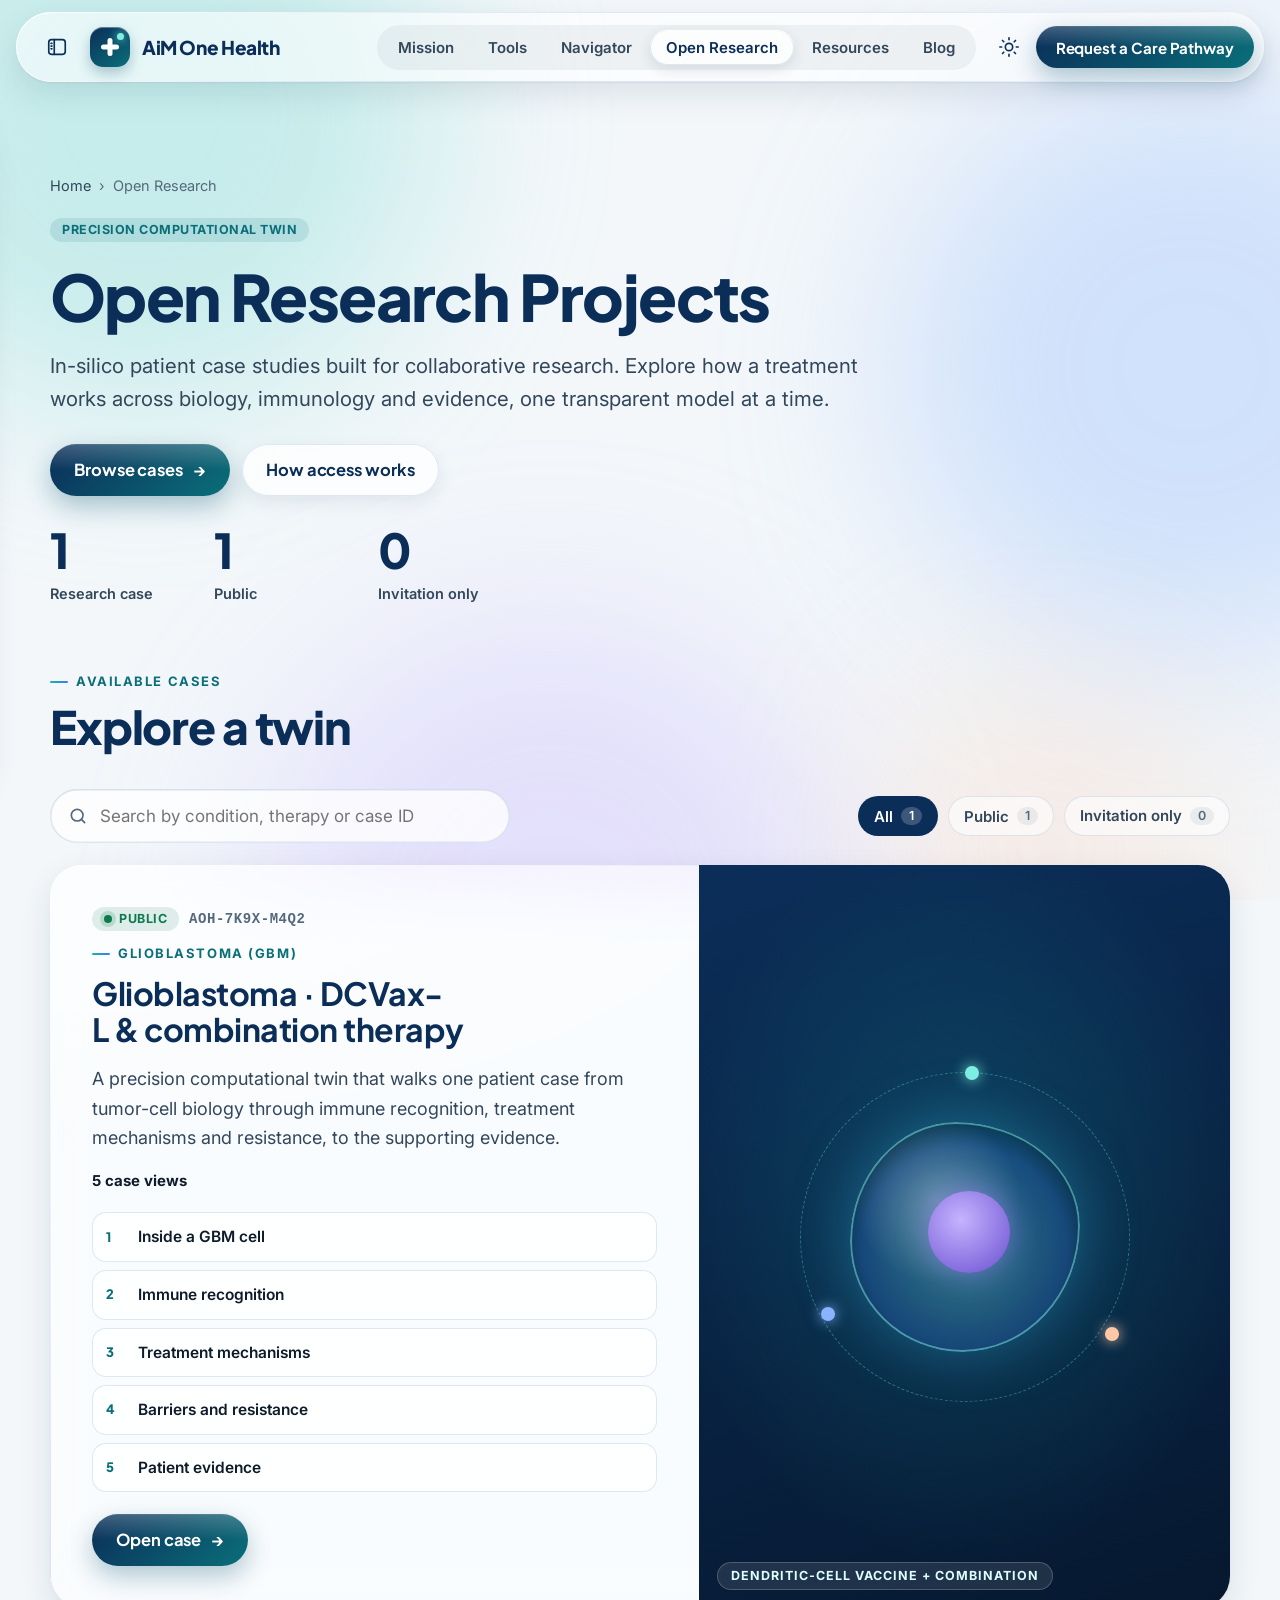
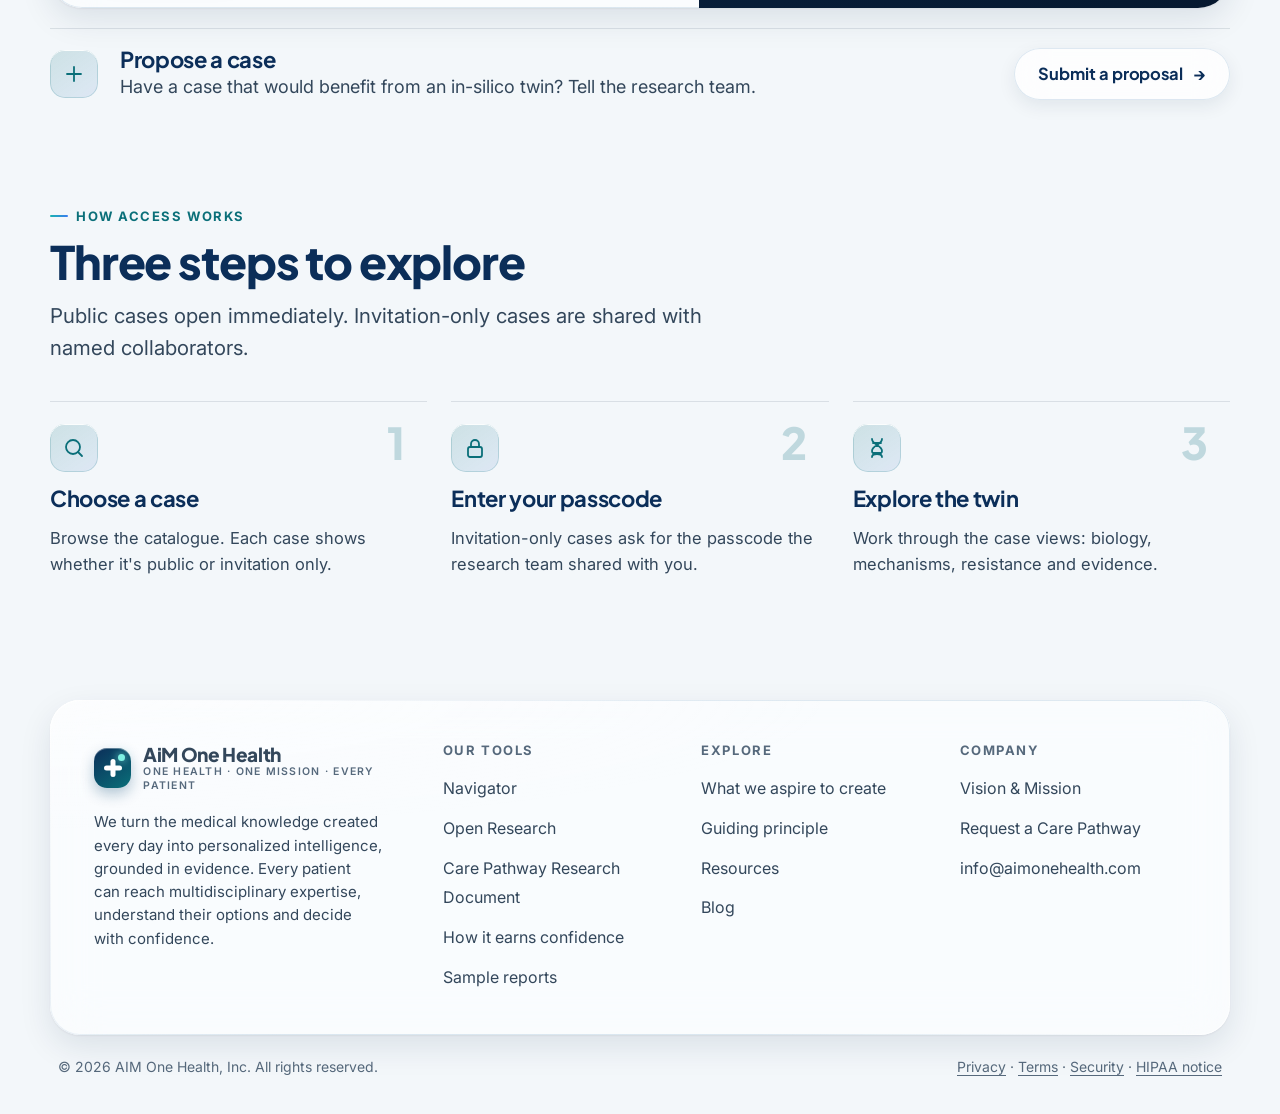
<file: research.html>
<!doctype html>
<html lang="en">
<head>
<meta charset="utf-8">
<meta name="viewport" content="width=device-width, initial-scale=1">
<title>Open Research · AiM One Health</title>
<link rel="preconnect" href="https://fonts.googleapis.com"><link rel="preconnect" href="https://fonts.gstatic.com" crossorigin>
<link href="https://fonts.googleapis.com/css2?family=Inter:wght@400;500;600;700&family=Plus+Jakarta+Sans:wght@600;700;800&display=swap" rel="stylesheet">
<link rel="stylesheet" href="site.css">
<script src="flip.js"></script>
<style>
  .hero-stats { display: flex; flex-wrap: wrap; gap: 14px; margin-top: 30px; }
  .hero-stats .stat { padding: 18px 24px; border-radius: 20px; min-width: 150px; }
  .filters { display: flex; flex-wrap: wrap; gap: 14px; align-items: center; justify-content: space-between; margin-bottom: 22px; }
  .filters .search { flex: 1; min-width: 260px; max-width: 460px; }
  .case { display: grid; grid-template-columns: 1.1fr .9fr; gap: 0; border-radius: 32px; overflow: hidden; }
  .case .info { padding: clamp(26px, 3.4vw, 42px); display: flex; flex-direction: column; gap: 16px; }
  .case .id { font: 600 14px/1 ui-monospace, 'Cascadia Mono', Consolas, monospace; color: var(--ink-3); letter-spacing: .04em; }
  .case h3 { font-size: clamp(26px, 2.6vw, 32px); }
  .views { display: grid; gap: 8px; margin-top: 4px; }
  .views div { display: flex; align-items: center; gap: 12px; padding: 12px 14px; border-radius: 14px; font-weight: 600; font-size: 15.5px; color: var(--ink); background: var(--glass-strong); box-shadow: inset 0 0 0 1px var(--glass-edge-2); }
  .views div span { font: 800 13px/1 var(--font-head); color: var(--accent); width: 20px; }
  /* the twin: an abstract cell rendered in CSS, no stock imagery */
  .twin { position: relative; min-height: 360px; display: grid; place-items: center; overflow: hidden; background: radial-gradient(80% 70% at 50% 45%, rgb(25 179 176 / .22), transparent 70%), linear-gradient(160deg, #0b2e59, #06182f); }
  .cell { position: relative; width: 230px; height: 230px; border-radius: 46% 54% 51% 49% / 52% 45% 55% 48%; background: radial-gradient(circle at 38% 34%, rgb(255 255 255 / .28), transparent 40%), radial-gradient(circle at 50% 55%, rgb(126 240 226 / .35), rgb(59 124 240 / .25) 60%, transparent 72%);
    box-shadow: inset 0 0 0 2px rgb(126 240 226 / .5), 0 0 60px rgb(59 180 240 / .35); animation: morph 12s ease-in-out infinite alternate; }
  .cell::before { content: ''; position: absolute; left: 34%; top: 30%; width: 36%; height: 36%; border-radius: 50%; background: radial-gradient(circle at 40% 35%, #c5b4ff, #6a4fd0); box-shadow: 0 0 30px rgb(160 120 255 / .6); }
  @keyframes morph { to { border-radius: 54% 46% 45% 55% / 46% 56% 44% 54%; transform: rotate(12deg) scale(1.04); } }
  .orbit { position: absolute; width: 330px; height: 330px; border-radius: 50%; border: 1px dashed rgb(126 240 226 / .35); animation: spin 40s linear infinite; }
  .orbit i { position: absolute; width: 14px; height: 14px; border-radius: 50%; background: #7ef0e2; box-shadow: 0 0 14px #7ef0e2; }
  .orbit i:nth-child(1) { left: 50%; top: -7px; } .orbit i:nth-child(2) { right: 10px; bottom: 60px; background: #ffc9a8; box-shadow: 0 0 14px #ffc9a8; } .orbit i:nth-child(3) { left: 20px; bottom: 80px; background: #8db4ff; box-shadow: 0 0 14px #8db4ff; }
  @keyframes spin { to { transform: rotate(360deg); } }
  .twin .tag { position: absolute; left: 18px; bottom: 18px; padding: 8px 14px; border-radius: 999px; font: 700 12.5px/1 var(--font-body); letter-spacing: .08em; text-transform: uppercase; color: #dff; background: rgb(255 255 255 / .1); -webkit-backdrop-filter: blur(10px); backdrop-filter: blur(10px); box-shadow: inset 0 0 0 1px rgb(255 255 255 / .2); }
  .propose { display: flex; gap: 22px; align-items: center; padding: 28px; border-radius: 26px; }
  .propose .txt { flex: 1; }
  .access .tile { position: relative; padding-top: 30px; }
  .access .n { position: absolute; right: 22px; top: 18px; font: 800 44px/1 var(--font-head); color: color-mix(in srgb, var(--accent) 22%, transparent); }
  @media (max-width: 980px) { .case { grid-template-columns: 1fr; } .twin { min-height: 280px; order: -1; } .propose { flex-direction: column; align-items: flex-start; } }
</style>
</head>
<body data-page="research.html">
<main id="main">
  <section class="page-hero">
    <div class="wrap">
      <nav class="crumbs" aria-label="Breadcrumb"><a href="index.html">Home</a><span>›</span><span>Open Research</span></nav>
      <span class="badge" style="margin-top:20px">Precision computational twin</span>
      <h1>Open Research Projects</h1>
      <p class="lead read">In-silico patient case studies built for collaborative research. Explore how a treatment works across biology, immunology and evidence, one transparent model at a time.</p>
      <div style="display:flex;gap:12px;flex-wrap:wrap;margin-top:28px"><a class="btn primary inline" href="#cases">Browse cases <span class="arrow">→</span></a><a class="btn ghost inline" href="#access">How access works</a></div>
      <div class="hero-stats">
        <div class="stat glass"><b>1</b><span>Research case</span></div>
        <div class="stat glass"><b>1</b><span>Public</span></div>
        <div class="stat glass"><b>0</b><span>Invitation only</span></div>
      </div>
    </div>
  </section>

  <section id="cases" style="padding-top:0">
    <div class="wrap">
      <div class="sec-head"><span class="eyebrow">Available cases</span><h2>Explore a twin</h2></div>
      <div class="filters">
        <label class="search"><svg viewBox="0 0 24 24"><circle cx="11" cy="11" r="7"/><path d="M20 20l-4-4"/></svg><input class="input" placeholder="Search by condition, therapy or case ID" aria-label="Search cases"></label>
        <div class="chips"><button class="chip on">All <span class="n">1</span></button><button class="chip">Public <span class="n">1</span></button><button class="chip">Invitation only <span class="n">0</span></button></div>
      </div>

      <article class="case glass bloom reveal">
        <div class="info">
          <div style="display:flex;gap:10px;flex-wrap:wrap;align-items:center"><span class="badge ok"><span class="dot"></span> Public</span><span class="id">AOH-7K9X-M4Q2</span></div>
          <span class="eyebrow">Glioblastoma (GBM)</span>
          <h3>Glioblastoma · DCVax-L &amp; combination therapy</h3>
          <p class="muted">A precision computational twin that walks one patient case from tumor-cell biology through immune recognition, treatment mechanisms and resistance, to the supporting evidence.</p>
          <p class="small" style="font-weight:700;color:var(--ink)">5 case views</p>
          <div class="views">
            <div><span>1</span>Inside a GBM cell</div>
            <div><span>2</span>Immune recognition</div>
            <div><span>3</span>Treatment mechanisms</div>
            <div><span>4</span>Barriers and resistance</div>
            <div><span>5</span>Patient evidence</div>
          </div>
          <div style="margin-top:6px"><a class="btn primary inline" href="https://openrx.aimonehealth.com">Open case <span class="arrow">→</span></a></div>
        </div>
        <div class="twin" aria-hidden="true"><div class="orbit"><i></i><i></i><i></i></div><div class="cell"></div><span class="tag">Dendritic-cell vaccine + combination</span></div>
      </article>

      <div class="propose glass reveal" style="margin-top:20px">
        <span class="ico" data-ico="plus"></span>
        <div class="txt"><h3>Propose a case</h3><p class="muted">Have a case that would benefit from an in-silico twin? Tell the research team.</p></div>
        <a class="btn ghost inline" href="mailto:info@aimonehealth.com">Submit a proposal <span class="arrow">→</span></a>
      </div>
    </div>
  </section>

  <section id="access" style="padding-top:0">
    <div class="wrap">
      <div class="sec-head reveal"><span class="eyebrow">How access works</span><h2>Three steps to explore</h2><p class="lead read">Public cases open immediately. Invitation-only cases are shared with named collaborators.</p></div>
      <div class="grid g3 access">
        <article class="tile glass lift reveal"><span class="n">1</span><span class="ico" data-ico="search"></span><h3>Choose a case</h3><p>Browse the catalogue. Each case shows whether it's public or invitation only.</p></article>
        <article class="tile glass lift reveal"><span class="n">2</span><span class="ico" data-ico="lock"></span><h3>Enter your passcode</h3><p>Invitation-only cases ask for the passcode the research team shared with you.</p></article>
        <article class="tile glass lift reveal"><span class="n">3</span><span class="ico" data-ico="dna"></span><h3>Explore the twin</h3><p>Work through the case views: biology, mechanisms, resistance and evidence.</p></article>
      </div>
    </div>
  </section>
</main>
<script src="site.js"></script>
</body>
</html>
</file>
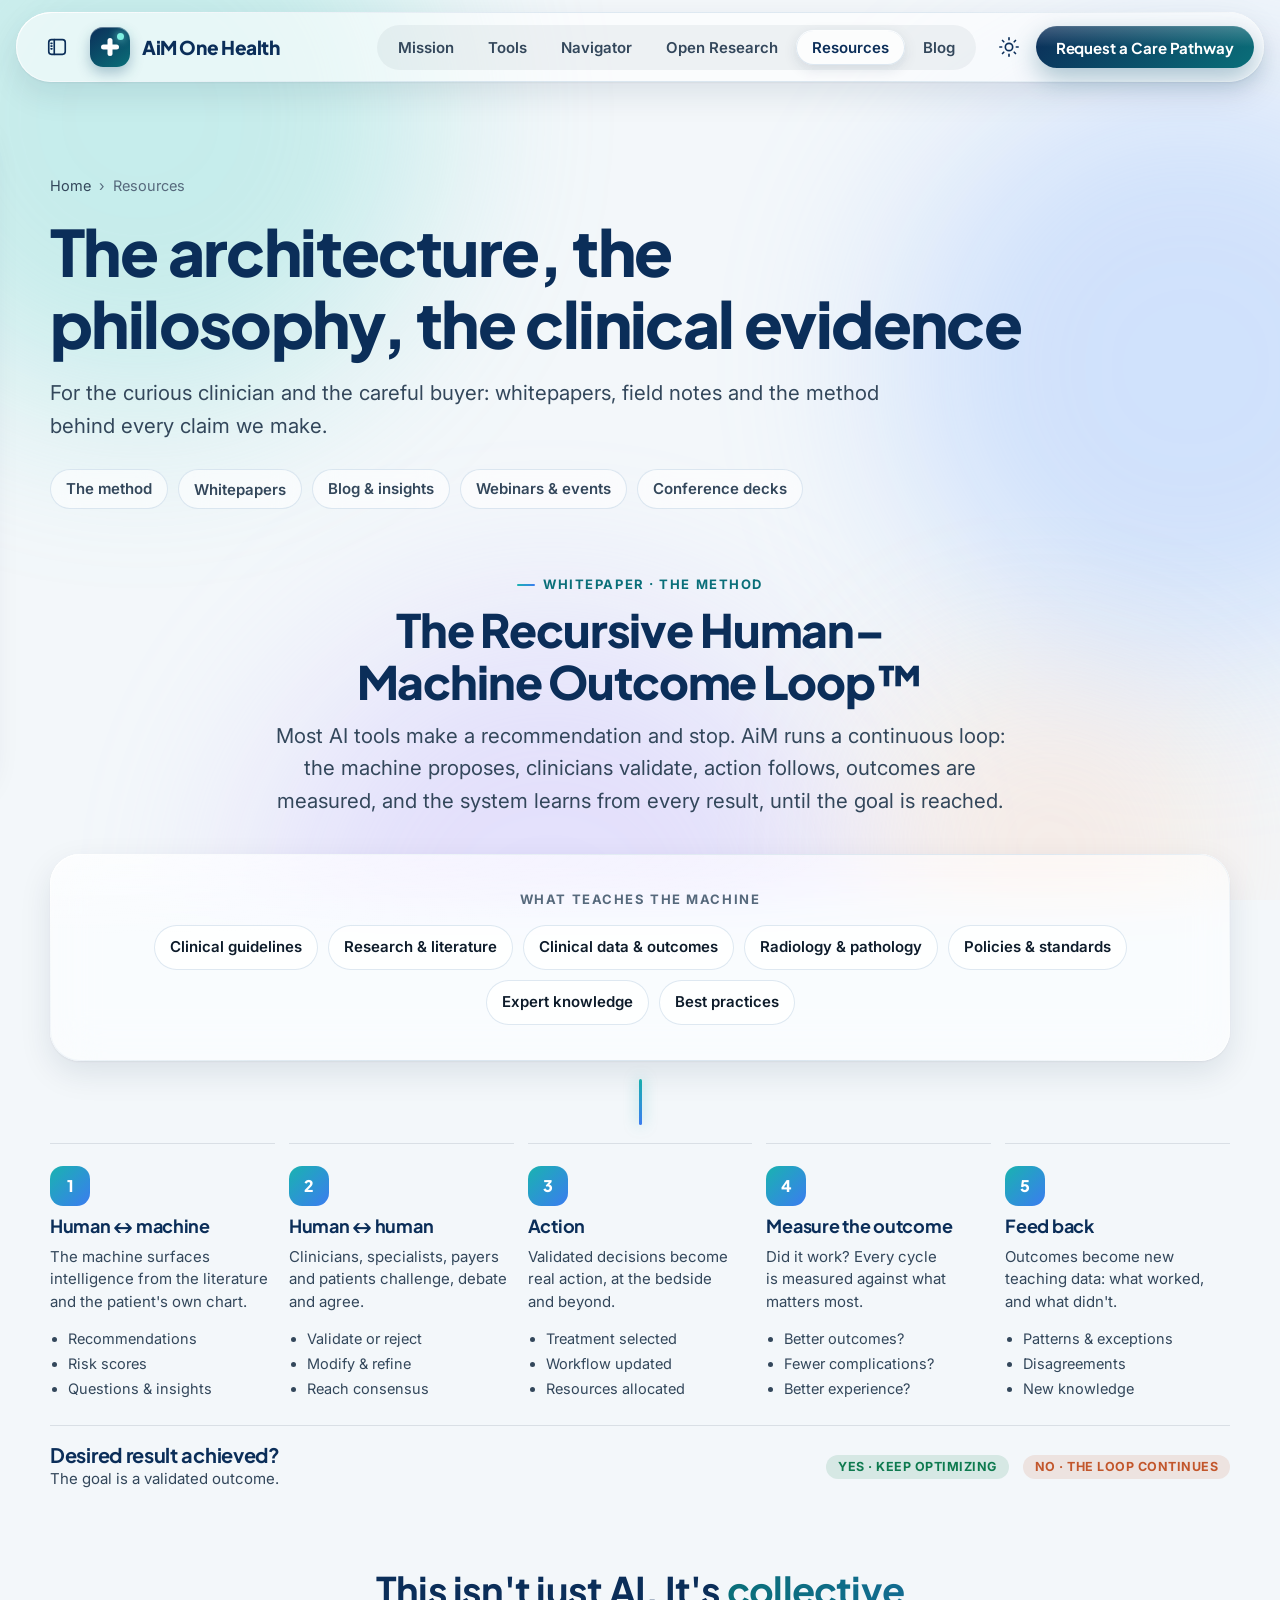
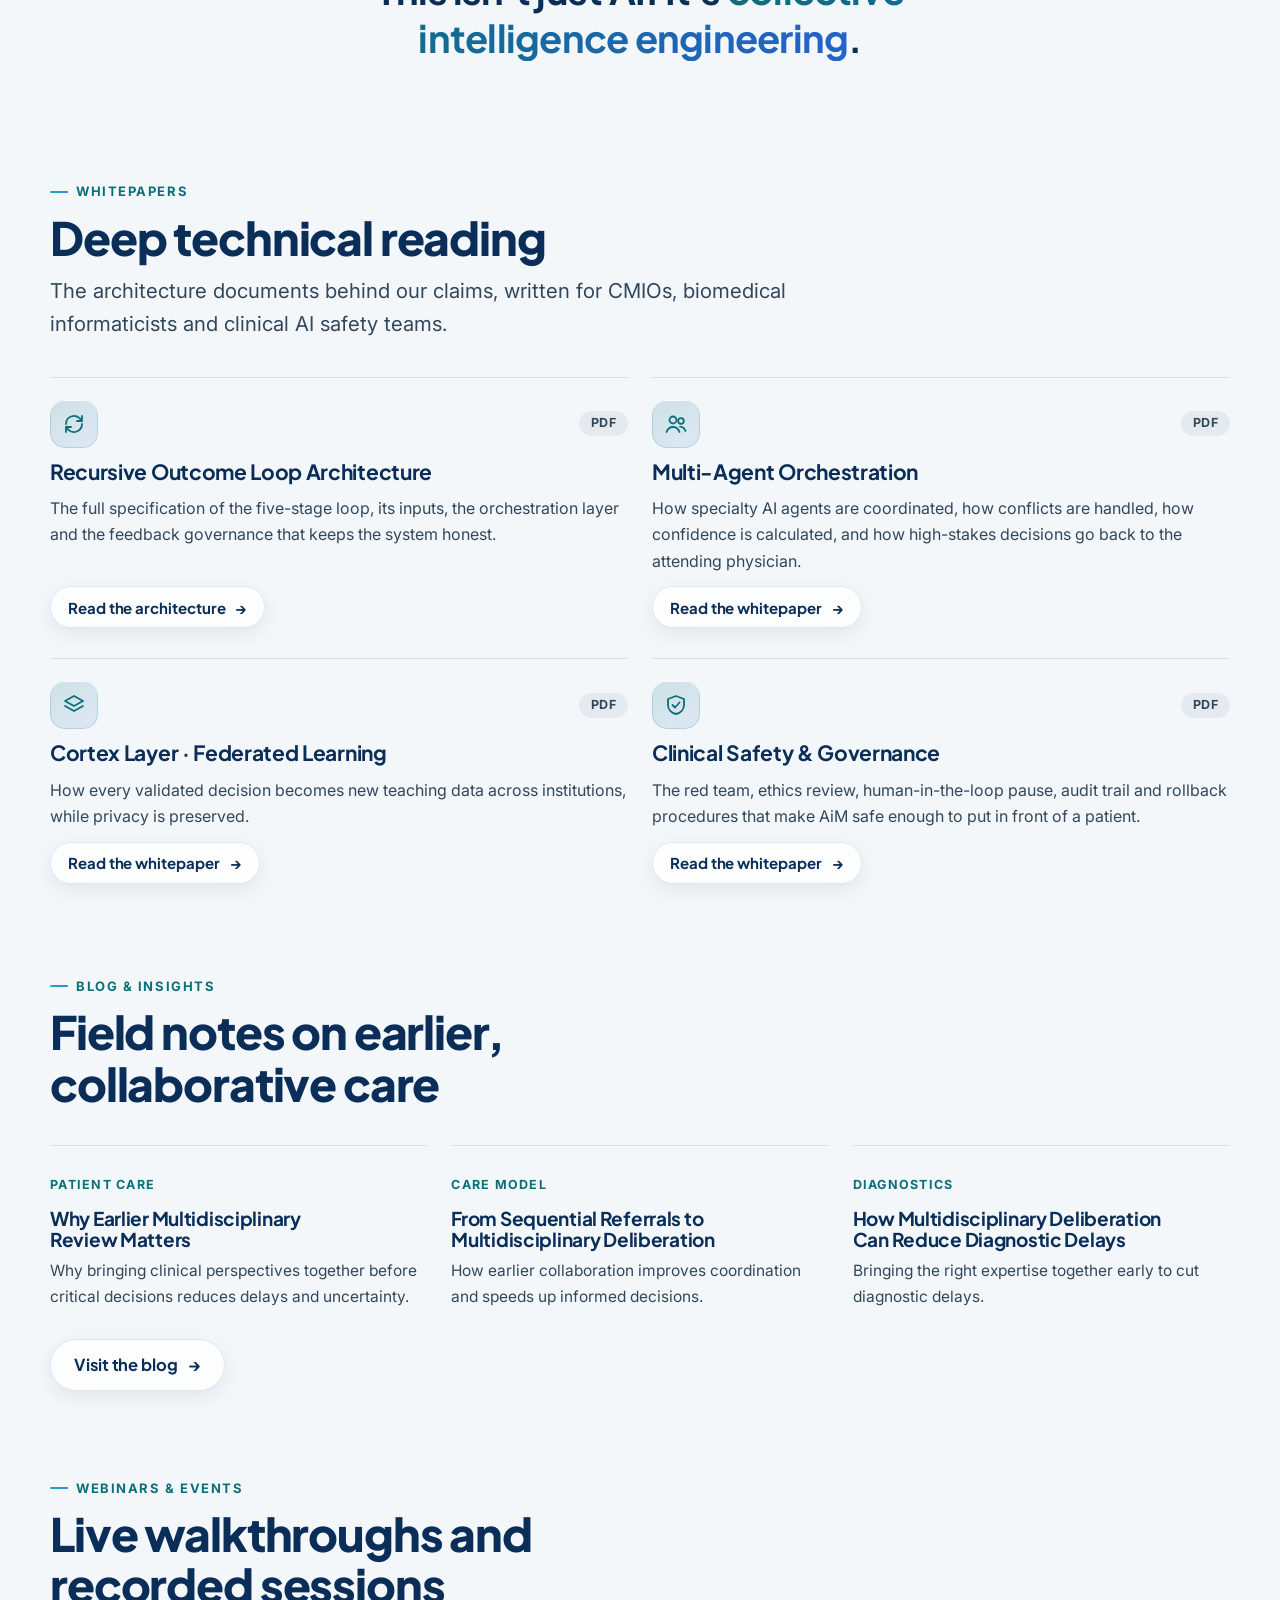
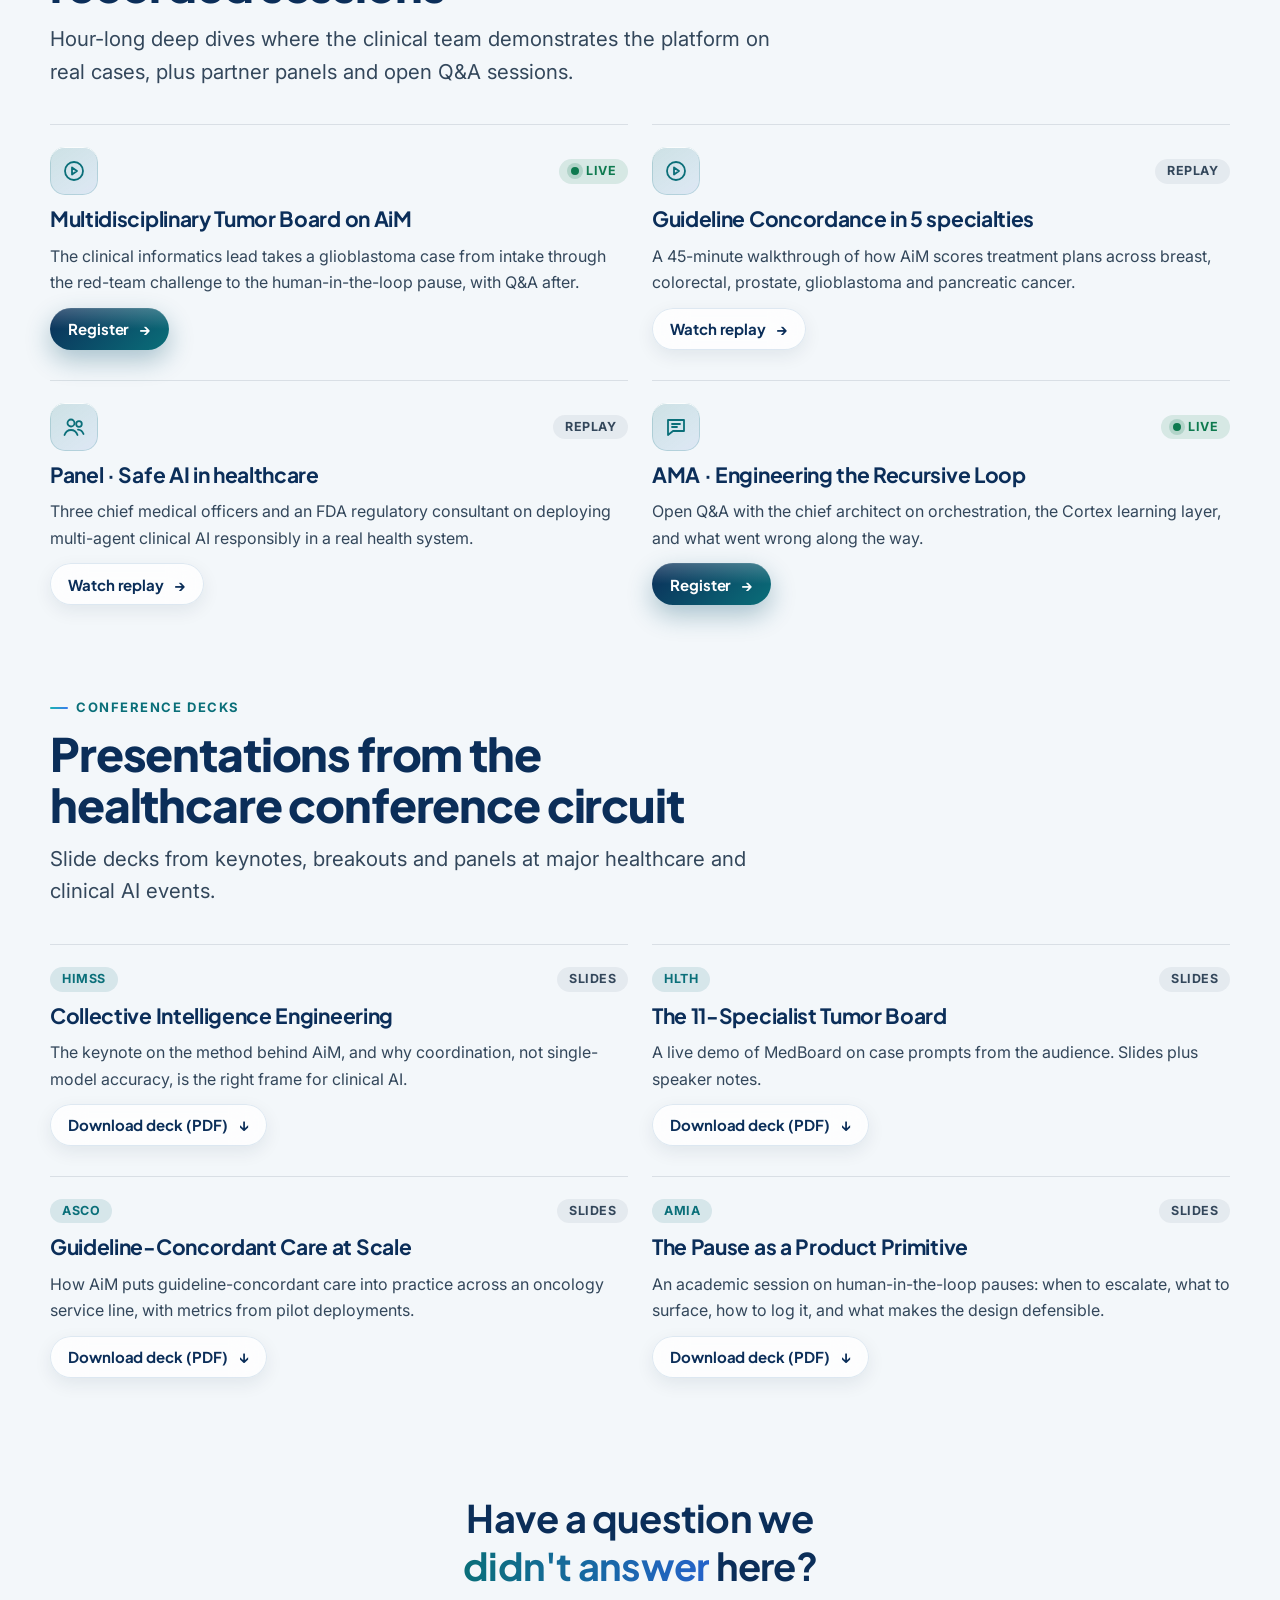
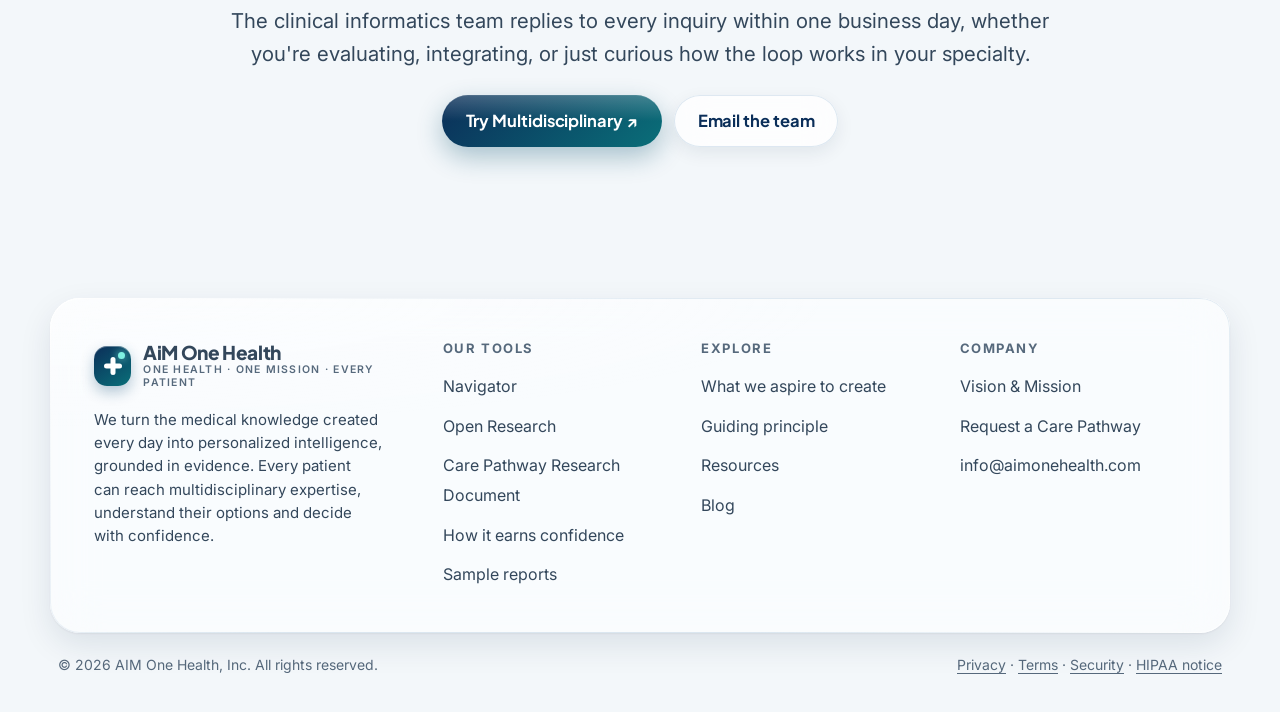
<file: resources.html>
<!doctype html>
<html lang="en">
<head>
<meta charset="utf-8">
<meta name="viewport" content="width=device-width, initial-scale=1">
<title>Resources · AiM One Health</title>
<link rel="preconnect" href="https://fonts.googleapis.com"><link rel="preconnect" href="https://fonts.gstatic.com" crossorigin>
<link href="https://fonts.googleapis.com/css2?family=Inter:wght@400;500;600;700&family=Plus+Jakarta+Sans:wght@600;700;800&display=swap" rel="stylesheet">
<link rel="stylesheet" href="site.css">
<script src="flip.js"></script>
<style>
  .inputs { display: flex; flex-wrap: wrap; gap: 10px; justify-content: center; }
  .inputs span { padding: 10px 16px; border-radius: 999px; font-size: 15px; font-weight: 600; color: var(--ink); background: var(--glass-strong); box-shadow: inset 0 0 0 1px var(--glass-edge-2); }
  .funnel { width: 3px; height: 46px; margin: 18px auto; border-radius: 3px; background: var(--thread); box-shadow: 0 0 14px rgb(25 179 176 / .5); }
  .loop-grid { display: grid; grid-template-columns: repeat(5, 1fr); gap: 14px; }
  .loop-step { padding: 22px; border-radius: 22px; display: flex; flex-direction: column; gap: 10px; }
  .loop-step .n { width: 40px; height: 40px; border-radius: 13px; display: grid; place-items: center; font: 800 16px/1 var(--font-head); color: #fff; background: linear-gradient(135deg, #19b3b0, #3b7cf0); }
  .loop-step h3 { font-size: 18px; }
  .loop-step p { font-size: 15px; line-height: 1.5; color: var(--ink-2); }
  .loop-step ul { margin: 4px 0 0; padding-left: 18px; font-size: 14.5px; line-height: 1.7; color: var(--ink-2); }
  .decision { display: grid; grid-template-columns: 1fr auto auto; gap: 14px; align-items: center; margin-top: 18px; padding: 20px 24px; border-radius: 22px; }
  .decision h3 { font-size: 20px; }
  .paper { display: flex; flex-direction: column; gap: 12px; padding: 26px; border-radius: 24px; }
  .paper .top { display: flex; justify-content: space-between; align-items: center; }
  .paper h3 { font-size: 21px; }
  .paper p { color: var(--ink-2); font-size: 16px; }
  .paper .btn { align-self: flex-start; margin-top: auto; }
  .teaser { display: block; padding: 24px; border-radius: 22px; text-decoration: none; color: inherit; }
  .teaser .cat { font: 700 12.5px/1 var(--font-body); letter-spacing: .1em; text-transform: uppercase; color: var(--accent); }
  .teaser h3 { font-size: 19px; margin: 10px 0 8px; }
  .teaser p { color: var(--ink-2); font-size: 15.5px; }
  @media (max-width: 1100px) { .loop-grid { grid-template-columns: repeat(3, 1fr); } }
  @media (max-width: 760px) { .loop-grid { grid-template-columns: 1fr; } .decision { grid-template-columns: 1fr; } }
</style>
</head>
<body data-page="resources.html">
<main id="main">
  <section class="page-hero">
    <div class="wrap">
      <nav class="crumbs" aria-label="Breadcrumb"><a href="index.html">Home</a><span>›</span><span>Resources</span></nav>
      <h1>The architecture, the philosophy, the clinical evidence</h1>
      <p class="lead read">For the curious clinician and the careful buyer: whitepapers, field notes and the method behind every claim we make.</p>
      <div class="chips" style="margin-top:26px"><a class="chip" href="#loop">The method</a><a class="chip" href="#papers">Whitepapers</a><a class="chip" href="#notes">Blog &amp; insights</a><a class="chip" href="#webinars">Webinars &amp; events</a><a class="chip" href="#decks">Conference decks</a></div>
    </div>
  </section>

  <section id="loop" style="padding-top:0">
    <div class="wrap">
      <div class="sec-head center reveal">
        <span class="eyebrow">Whitepaper · The method</span>
        <h2>The Recursive Human–Machine Outcome Loop™</h2>
        <p class="lead read">Most AI tools make a recommendation and stop. AiM runs a continuous loop: the machine proposes, clinicians validate, action follows, outcomes are measured, and the system learns from every result, until the goal is reached.</p>
      </div>
      <div class="glass pad bloom reveal center" style="border-radius:30px">
        <p class="tiny" style="font-weight:700;letter-spacing:.12em;text-transform:uppercase;margin-bottom:16px">What teaches the machine</p>
        <div class="inputs"><span>Clinical guidelines</span><span>Research &amp; literature</span><span>Clinical data &amp; outcomes</span><span>Radiology &amp; pathology</span><span>Policies &amp; standards</span><span>Expert knowledge</span><span>Best practices</span></div>
      </div>
      <div class="funnel" aria-hidden="true"></div>
      <div class="loop-grid">
        <article class="loop-step glass reveal"><span class="n">1</span><h3>Human ↔ machine</h3><p>The machine surfaces intelligence from the literature and the patient's own chart.</p><ul><li>Recommendations</li><li>Risk scores</li><li>Questions &amp; insights</li></ul></article>
        <article class="loop-step glass reveal"><span class="n">2</span><h3>Human ↔ human</h3><p>Clinicians, specialists, payers and patients challenge, debate and agree.</p><ul><li>Validate or reject</li><li>Modify &amp; refine</li><li>Reach consensus</li></ul></article>
        <article class="loop-step glass reveal"><span class="n">3</span><h3>Action</h3><p>Validated decisions become real action, at the bedside and beyond.</p><ul><li>Treatment selected</li><li>Workflow updated</li><li>Resources allocated</li></ul></article>
        <article class="loop-step glass reveal"><span class="n">4</span><h3>Measure the outcome</h3><p>Did it work? Every cycle is measured against what matters most.</p><ul><li>Better outcomes?</li><li>Fewer complications?</li><li>Better experience?</li></ul></article>
        <article class="loop-step glass bloom reveal"><span class="n">5</span><h3>Feed back</h3><p>Outcomes become new teaching data: what worked, and what didn't.</p><ul><li>Patterns &amp; exceptions</li><li>Disagreements</li><li>New knowledge</li></ul></article>
      </div>
      <div class="decision glass strong reveal">
        <div><h3>Desired result achieved?</h3><p class="small muted">The goal is a validated outcome.</p></div>
        <span class="badge ok">Yes · keep optimizing</span>
        <span class="badge warm">No · the loop continues</span>
      </div>
      <div class="statement glass bloom reveal" style="margin-top:24px"><p class="big">This isn't just AI. It's <span class="grad">collective intelligence engineering</span>.</p></div>
    </div>
  </section>

  <section id="papers" style="padding-top:0">
    <div class="wrap">
      <div class="sec-head reveal"><span class="eyebrow">Whitepapers</span><h2>Deep technical reading</h2><p class="lead read">The architecture documents behind our claims, written for CMIOs, biomedical informaticists and clinical AI safety teams.</p></div>
      <div class="grid g2">
        <article class="paper glass lift reveal"><div class="top"><span class="ico" data-ico="loop"></span><span class="badge plain">PDF</span></div><h3>Recursive Outcome Loop Architecture</h3><p>The full specification of the five-stage loop, its inputs, the orchestration layer and the feedback governance that keeps the system honest.</p><a class="btn ghost sm inline" href="#loop">Read the architecture <span class="arrow">→</span></a></article>
        <article class="paper glass lift reveal"><div class="top"><span class="ico" data-ico="users"></span><span class="badge plain">PDF</span></div><h3>Multi-Agent Orchestration</h3><p>How specialty AI agents are coordinated, how conflicts are handled, how confidence is calculated, and how high-stakes decisions go back to the attending physician.</p><a class="btn ghost sm inline" href="#">Read the whitepaper <span class="arrow">→</span></a></article>
        <article class="paper glass lift reveal"><div class="top"><span class="ico" data-ico="layers"></span><span class="badge plain">PDF</span></div><h3>Cortex Layer · Federated Learning</h3><p>How every validated decision becomes new teaching data across institutions, while privacy is preserved.</p><a class="btn ghost sm inline" href="#">Read the whitepaper <span class="arrow">→</span></a></article>
        <article class="paper glass lift reveal"><div class="top"><span class="ico" data-ico="shield"></span><span class="badge plain">PDF</span></div><h3>Clinical Safety &amp; Governance</h3><p>The red team, ethics review, human-in-the-loop pause, audit trail and rollback procedures that make AiM safe enough to put in front of a patient.</p><a class="btn ghost sm inline" href="#">Read the whitepaper <span class="arrow">→</span></a></article>
      </div>
    </div>
  </section>

  <section id="notes" style="padding-top:0">
    <div class="wrap">
      <div class="sec-head reveal"><span class="eyebrow">Blog &amp; insights</span><h2>Field notes on earlier, collaborative care</h2></div>
      <div class="grid g3">
        <a class="teaser glass lift reveal" href="post-earlier-review.html"><span class="cat">Patient care</span><h3>Why Earlier Multidisciplinary Review Matters</h3><p>Why bringing clinical perspectives together before critical decisions reduces delays and uncertainty.</p></a>
        <a class="teaser glass lift reveal" href="post-sequential-referrals.html"><span class="cat">Care model</span><h3>From Sequential Referrals to Multidisciplinary Deliberation</h3><p>How earlier collaboration improves coordination and speeds up informed decisions.</p></a>
        <a class="teaser glass lift reveal" href="post-diagnostic-delays.html"><span class="cat">Diagnostics</span><h3>How Multidisciplinary Deliberation Can Reduce Diagnostic Delays</h3><p>Bringing the right expertise together early to cut diagnostic delays.</p></a>
      </div>
      <div style="margin-top:24px"><a class="btn ghost inline" href="blog.html">Visit the blog <span class="arrow">→</span></a></div>
    </div>
  </section>

  <section id="webinars" style="padding-top:0">
    <div class="wrap">
      <div class="sec-head reveal"><span class="eyebrow">Webinars &amp; events</span><h2>Live walkthroughs and recorded sessions</h2><p class="lead read">Hour-long deep dives where the clinical team demonstrates the platform on real cases, plus partner panels and open Q&amp;A sessions.</p></div>
      <div class="grid g2">
        <article class="paper glass lift reveal"><div class="top"><span class="ico" data-ico="play"></span><span class="badge ok"><span class="dot"></span> Live</span></div><h3>Multidisciplinary Tumor Board on AiM</h3><p>The clinical informatics lead takes a glioblastoma case from intake through the red-team challenge to the human-in-the-loop pause, with Q&amp;A after.</p><a class="btn primary sm inline" href="#">Register <span class="arrow">→</span></a></article>
        <article class="paper glass lift reveal"><div class="top"><span class="ico" data-ico="play"></span><span class="badge plain">Replay</span></div><h3>Guideline Concordance in 5 specialties</h3><p>A 45-minute walkthrough of how AiM scores treatment plans across breast, colorectal, prostate, glioblastoma and pancreatic cancer.</p><a class="btn ghost sm inline" href="#">Watch replay <span class="arrow">→</span></a></article>
        <article class="paper glass lift reveal"><div class="top"><span class="ico" data-ico="users"></span><span class="badge plain">Replay</span></div><h3>Panel · Safe AI in healthcare</h3><p>Three chief medical officers and an FDA regulatory consultant on deploying multi-agent clinical AI responsibly in a real health system.</p><a class="btn ghost sm inline" href="#">Watch replay <span class="arrow">→</span></a></article>
        <article class="paper glass lift reveal"><div class="top"><span class="ico" data-ico="chat"></span><span class="badge ok"><span class="dot"></span> Live</span></div><h3>AMA · Engineering the Recursive Loop</h3><p>Open Q&amp;A with the chief architect on orchestration, the Cortex learning layer, and what went wrong along the way.</p><a class="btn primary sm inline" href="#">Register <span class="arrow">→</span></a></article>
      </div>
    </div>
  </section>

  <section id="decks" style="padding-top:0">
    <div class="wrap">
      <div class="sec-head reveal"><span class="eyebrow">Conference decks</span><h2>Presentations from the healthcare conference circuit</h2><p class="lead read">Slide decks from keynotes, breakouts and panels at major healthcare and clinical AI events.</p></div>
      <div class="grid g2">
        <article class="paper glass lift reveal"><div class="top"><span class="badge">HIMSS</span><span class="badge plain">Slides</span></div><h3>Collective Intelligence Engineering</h3><p>The keynote on the method behind AiM, and why coordination, not single-model accuracy, is the right frame for clinical AI.</p><a class="btn ghost sm inline" href="#">Download deck (PDF) <span class="arrow">↓</span></a></article>
        <article class="paper glass lift reveal"><div class="top"><span class="badge">HLTH</span><span class="badge plain">Slides</span></div><h3>The 11-Specialist Tumor Board</h3><p>A live demo of MedBoard on case prompts from the audience. Slides plus speaker notes.</p><a class="btn ghost sm inline" href="#">Download deck (PDF) <span class="arrow">↓</span></a></article>
        <article class="paper glass lift reveal"><div class="top"><span class="badge">ASCO</span><span class="badge plain">Slides</span></div><h3>Guideline-Concordant Care at Scale</h3><p>How AiM puts guideline-concordant care into practice across an oncology service line, with metrics from pilot deployments.</p><a class="btn ghost sm inline" href="#">Download deck (PDF) <span class="arrow">↓</span></a></article>
        <article class="paper glass lift reveal"><div class="top"><span class="badge">AMIA</span><span class="badge plain">Slides</span></div><h3>The Pause as a Product Primitive</h3><p>An academic session on human-in-the-loop pauses: when to escalate, what to surface, how to log it, and what makes the design defensible.</p><a class="btn ghost sm inline" href="#">Download deck (PDF) <span class="arrow">↓</span></a></article>
      </div>
    </div>
  </section>

  <section style="padding-top:0">
    <div class="wrap"><div class="statement glass bloom reveal"><p class="big">Have a question we <span class="grad">didn't answer</span> here?</p><p class="lead read" style="margin:16px auto 0">The clinical informatics team replies to every inquiry within one business day, whether you're evaluating, integrating, or just curious how the loop works in your specialty.</p><div style="display:flex;gap:12px;justify-content:center;flex-wrap:wrap;margin-top:24px"><a class="btn primary inline" href="https://multidisciplinary.ai">Try Multidisciplinary ↗</a><a class="btn ghost inline" href="mailto:info@aimonehealth.com">Email the team</a></div></div></div>
  </section>
</main>
<script src="site.js"></script>
</body>
</html>
</file>
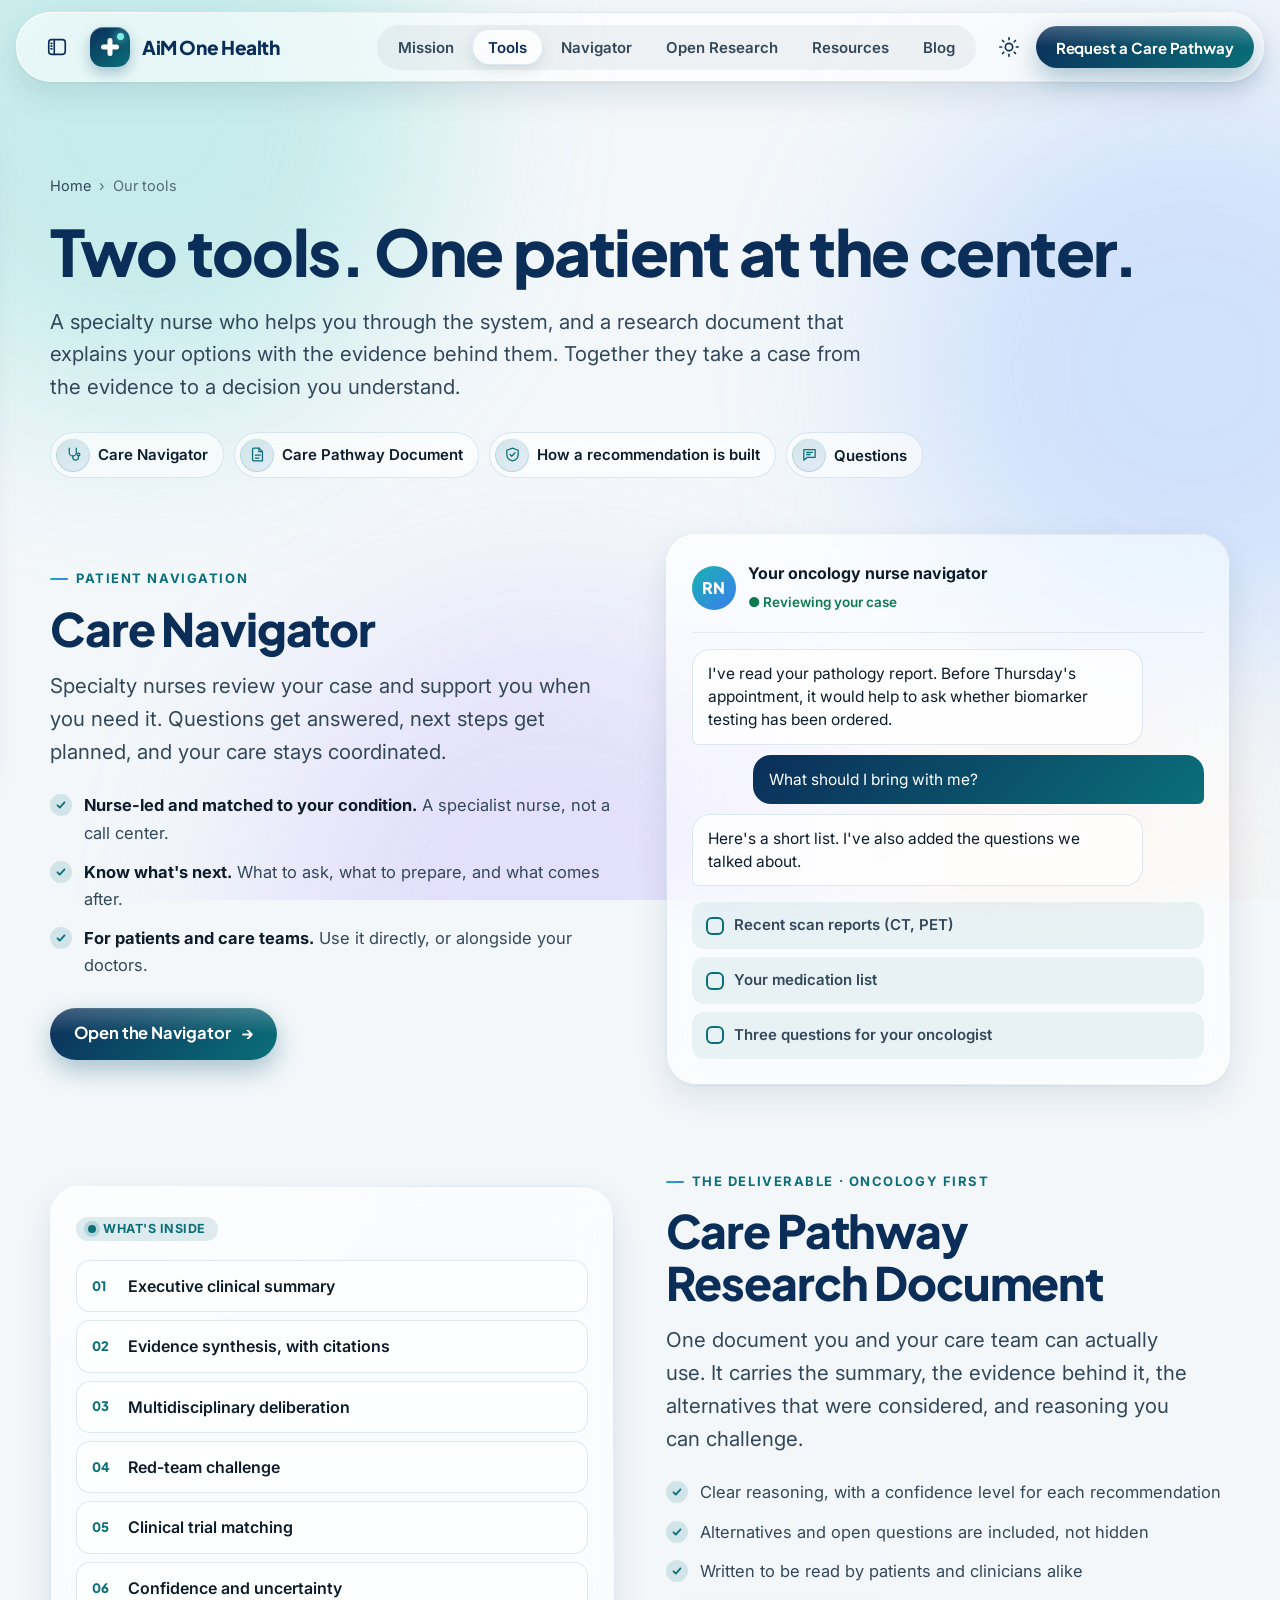
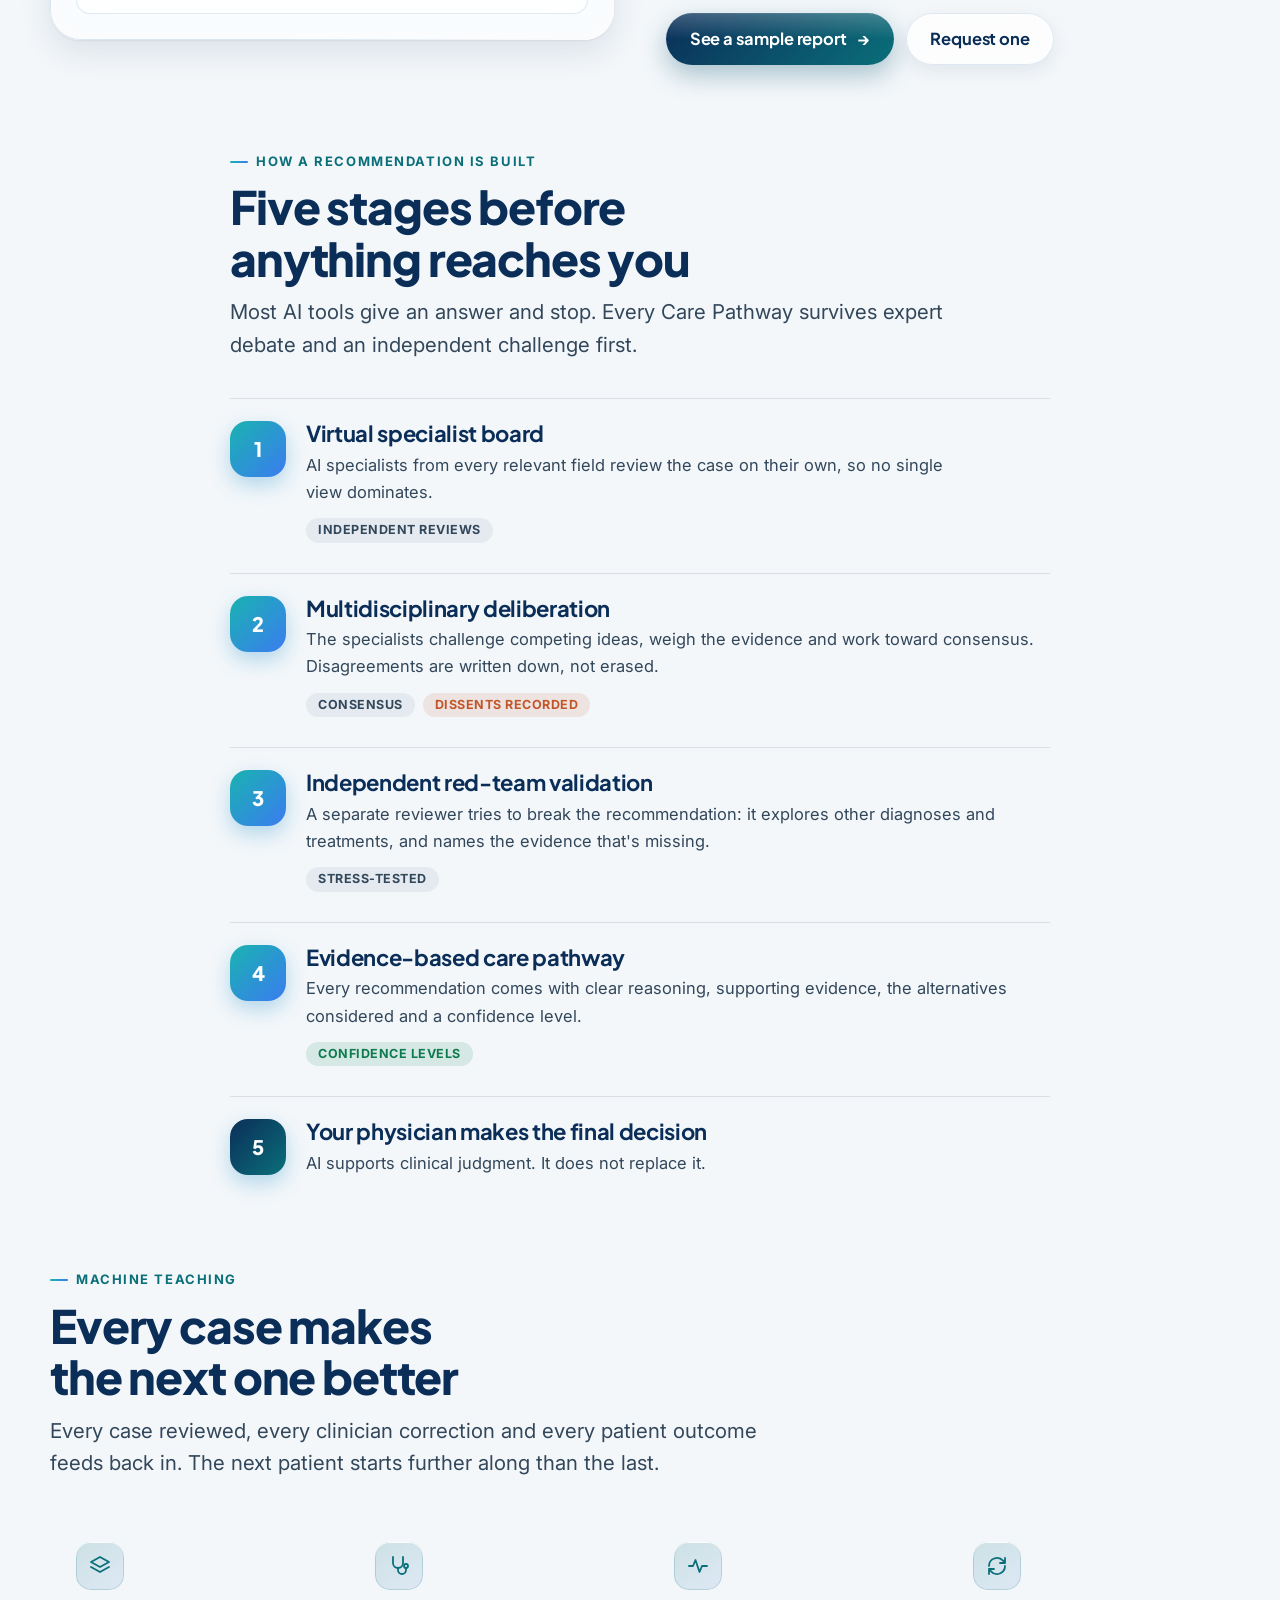
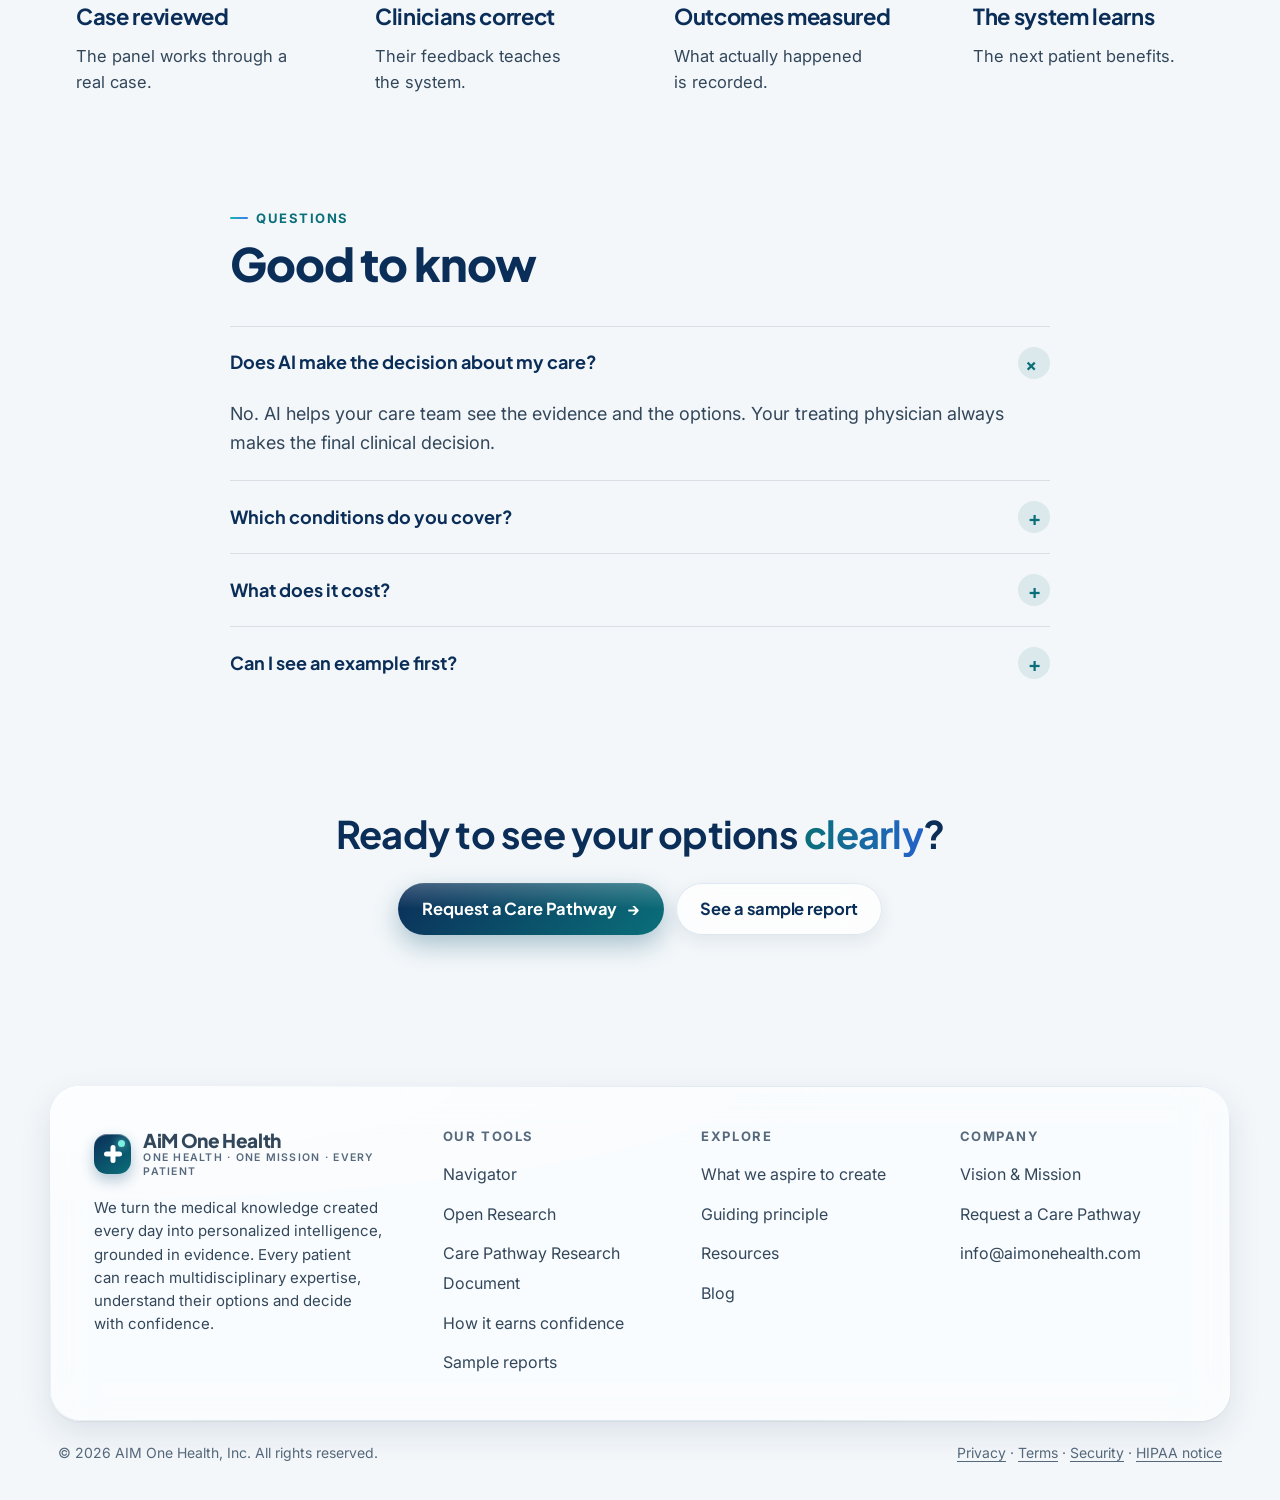
<file: tools.html>
<!doctype html>
<html lang="en">
<head>
<meta charset="utf-8">
<meta name="viewport" content="width=device-width, initial-scale=1">
<title>Our tools · AiM One Health</title>
<link rel="preconnect" href="https://fonts.googleapis.com"><link rel="preconnect" href="https://fonts.gstatic.com" crossorigin>
<link href="https://fonts.googleapis.com/css2?family=Inter:wght@400;500;600;700&family=Plus+Jakarta+Sans:wght@600;700;800&display=swap" rel="stylesheet">
<link rel="stylesheet" href="site.css">
<script src="flip.js"></script>
<style>
  .jump { display: flex; flex-wrap: wrap; gap: 10px; margin-top: 28px; }
  .jump .chip { padding-left: 6px; min-height: 46px; color: var(--ink); }
  .jump .ico.sm { width: 34px; height: 34px; border-radius: 50%; }
  .jump .ico.sm svg { width: 17px; height: 17px; }
  .tool-row { display: grid; grid-template-columns: 1fr 1fr; gap: clamp(28px, 4vw, 56px); align-items: center; }
  .tool-row.flip > :first-child { order: 2; }
  .tool-row h2 { margin: 14px 0 16px; }
  .panel { padding: 26px; border-radius: 30px; }
  /* navigator chat preview */
  .msg { max-width: 88%; padding: 13px 16px; border-radius: 18px; font-size: 15.5px; line-height: 1.5; }
  .msg + .msg { margin-top: 10px; }
  .msg.them { background: var(--glass-strong); box-shadow: inset 0 0 0 1px var(--glass-edge-2); border-bottom-left-radius: 6px; color: var(--ink); }
  .msg.me { margin-left: auto; color: #fff; background: linear-gradient(135deg, #0b2e59, #0a6f79); border-bottom-right-radius: 6px; }
  :root[data-theme='night'] .msg.me { color: #03141c; background: linear-gradient(135deg, #7ef0e2, #8db4ff); }
  .who { display: flex; align-items: center; gap: 12px; padding-bottom: 16px; margin-bottom: 16px; border-bottom: 1px solid rgb(13 40 70 / .08); }
  :root[data-theme='night'] .who { border-bottom-color: rgb(255 255 255 / .08); }
  .who b { display: block; font-size: 16px; color: var(--ink); }
  .who small { font-size: 13.5px; color: var(--ok); font-weight: 600; }
  .avatar { width: 44px; height: 44px; border-radius: 50%; display: grid; place-items: center; font: 800 16px/1 var(--font-head); color: #fff; background: linear-gradient(135deg, #19b3b0, #3b7cf0); }
  .todo { margin-top: 16px; display: grid; gap: 8px; }
  .todo div { display: flex; align-items: center; gap: 10px; padding: 11px 14px; border-radius: 12px; font-size: 15px; font-weight: 600; color: var(--ink-2); background: color-mix(in srgb, var(--accent) 7%, transparent); }
  .todo div::before { content: ''; flex: none; width: 18px; height: 18px; border-radius: 6px; box-shadow: inset 0 0 0 2px var(--accent); }
  /* report contents */
  .toc { display: grid; gap: 8px; margin-top: 18px; }
  .toc a { display: flex; align-items: center; gap: 14px; padding: 13px 16px; border-radius: 14px; text-decoration: none; color: var(--ink); font-weight: 600; font-size: 16px; background: var(--glass-strong); box-shadow: inset 0 0 0 1px var(--glass-edge-2); transition: transform .2s; }
  .toc a:hover { transform: translateX(4px); }
  .toc a span { font: 800 13px/1 var(--font-head); color: var(--accent); width: 22px; }
  /* detailed stages */
  .stage-card { display: grid; grid-template-columns: auto 1fr; gap: 20px; padding: 26px; border-radius: 24px; }
  .stage-card .n { width: 56px; height: 56px; border-radius: 18px; display: grid; place-items: center; font: 800 20px/1 var(--font-head); color: #fff; background: linear-gradient(135deg, #19b3b0, #3b7cf0); box-shadow: 0 8px 20px rgb(30 140 200 / .3); }
  .stage-card.final .n { background: linear-gradient(135deg, #0b2e59, #0a6f79); }
  .stage-card h3 { margin-bottom: 6px; }
  .stage-card p { color: var(--ink-2); font-size: 16.5px; }
  .stage-card .out { margin-top: 12px; display: flex; flex-wrap: wrap; gap: 8px; }
  /* learning loop */
  .loop { display: grid; grid-template-columns: repeat(4, 1fr); gap: 16px; }
  .loop .tile { position: relative; }
  .loop .tile:not(:last-child)::after { content: '→'; position: absolute; right: -14px; top: 50%; transform: translateY(-50%); font-size: 20px; color: var(--accent); z-index: 2; }
  /* faq */
  details { border-radius: 18px; padding: 0 24px; }
  details + details { margin-top: 12px; }
  summary { list-style: none; cursor: pointer; display: flex; justify-content: space-between; align-items: center; gap: 16px; padding: 20px 0; font: 700 18px/1.35 var(--font-head); color: var(--brand); }
  summary::-webkit-details-marker { display: none; }
  summary::after { content: '+'; flex: none; width: 32px; height: 32px; border-radius: 50%; display: grid; place-items: center; font-size: 20px; color: var(--accent); background: color-mix(in srgb, var(--accent) 10%, transparent); transition: transform .3s; }
  details[open] summary::after { transform: rotate(45deg); }
  details p { padding-bottom: 22px; color: var(--ink-2); }
  @media (max-width: 980px) {
    .tool-row { grid-template-columns: 1fr; }
    .tool-row.flip > :first-child { order: 0; }
    .loop { grid-template-columns: 1fr 1fr; }
    .loop .tile::after { display: none; }
  }
  @media (max-width: 640px) { .loop { grid-template-columns: 1fr; } .stage-card { grid-template-columns: 1fr; } }
</style>
</head>
<body data-page="tools.html">
<main id="main">
  <section class="page-hero">
    <div class="wrap">
      <nav class="crumbs" aria-label="Breadcrumb"><a href="index.html">Home</a><span>›</span><span>Our tools</span></nav>
      <h1>Two tools. One patient at the center.</h1>
      <p class="lead read">A specialty nurse who helps you through the system, and a research document that explains your options with the evidence behind them. Together they take a case from the evidence to a decision you understand.</p>
      <div class="jump">
        <a class="chip" href="#navigator"><span class="ico sm" data-ico="stethoscope"></span>Care Navigator</a>
        <a class="chip" href="#document"><span class="ico sm" data-ico="doc"></span>Care Pathway Document</a>
        <a class="chip" href="#how"><span class="ico sm" data-ico="shield"></span>How a recommendation is built</a>
        <a class="chip" href="#faq"><span class="ico sm" data-ico="chat"></span>Questions</a>
      </div>
    </div>
  </section>

  <!-- CARE NAVIGATOR -->
  <section id="navigator" style="padding-top:0">
    <div class="wrap tool-row">
      <div class="reveal">
        <span class="eyebrow">Patient navigation</span>
        <h2>Care Navigator</h2>
        <p class="lead">Specialty nurses review your case and support you when you need it. Questions get answered, next steps get planned, and your care stays coordinated.</p>
        <ul class="checks" style="margin-top:24px">
          <li><span><b style="color:var(--ink)">Nurse-led and matched to your condition.</b> A specialist nurse, not a call center.</span></li>
          <li><span><b style="color:var(--ink)">Know what's next.</b> What to ask, what to prepare, and what comes after.</span></li>
          <li><span><b style="color:var(--ink)">For patients and care teams.</b> Use it directly, or alongside your doctors.</span></li>
        </ul>
        <div style="margin-top:28px"><a class="btn primary inline" href="navigator.html">Open the Navigator <span class="arrow">→</span></a></div>
      </div>
      <div class="panel glass bloom reveal" aria-label="Example conversation with a nurse navigator">
        <div class="who"><span class="avatar">RN</span><div><b>Your oncology nurse navigator</b><small>● Reviewing your case</small></div></div>
        <div class="msg them">I've read your pathology report. Before Thursday's appointment, it would help to ask whether biomarker testing has been ordered.</div>
        <div class="msg me">What should I bring with me?</div>
        <div class="msg them">Here's a short list. I've also added the questions we talked about.</div>
        <div class="todo"><div>Recent scan reports (CT, PET)</div><div>Your medication list</div><div>Three questions for your oncologist</div></div>
      </div>
    </div>
  </section>

  <!-- CARE PATHWAY DOCUMENT -->
  <section id="document" style="padding-top:0">
    <div class="wrap tool-row flip">
      <div class="reveal">
        <span class="eyebrow">The deliverable · Oncology first</span>
        <h2>Care Pathway Research Document</h2>
        <p class="lead">One document you and your care team can actually use. It carries the summary, the evidence behind it, the alternatives that were considered, and reasoning you can challenge.</p>
        <ul class="checks" style="margin-top:24px">
          <li>Clear reasoning, with a confidence level for each recommendation</li>
          <li>Alternatives and open questions are included, not hidden</li>
          <li>Written to be read by patients and clinicians alike</li>
        </ul>
        <div style="margin-top:28px;display:flex;gap:12px;flex-wrap:wrap"><a class="btn primary inline" href="report.html">See a sample report <span class="arrow">→</span></a><a class="btn ghost inline" href="request.html">Request one</a></div>
      </div>
      <div class="panel glass bloom reveal">
        <span class="badge"><span class="dot"></span> What's inside</span>
        <div class="toc">
          <a href="report.html#summary"><span>01</span>Executive clinical summary</a>
          <a href="report.html#evidence"><span>02</span>Evidence synthesis, with citations</a>
          <a href="report.html#deliberation"><span>03</span>Multidisciplinary deliberation</a>
          <a href="report.html#redteam"><span>04</span>Red-team challenge</a>
          <a href="report.html#trials"><span>05</span>Clinical trial matching</a>
          <a href="report.html#confidence"><span>06</span>Confidence and uncertainty</a>
        </div>
      </div>
    </div>
  </section>

  <!-- HOW IT'S BUILT -->
  <section id="how" style="padding-top:0">
    <div class="narrow">
      <div class="sec-head reveal">
        <span class="eyebrow">How a recommendation is built</span>
        <h2>Five stages before anything reaches you</h2>
        <p class="lead">Most AI tools give an answer and stop. Every Care Pathway survives expert debate and an independent challenge first.</p>
      </div>
      <div class="grid">
        <article class="stage-card glass reveal"><span class="n">1</span><div><h3>Virtual specialist board</h3><p>AI specialists from every relevant field review the case on their own, so no single view dominates.</p><div class="out"><span class="badge plain">Independent reviews</span></div></div></article>
        <article class="stage-card glass reveal"><span class="n">2</span><div><h3>Multidisciplinary deliberation</h3><p>The specialists challenge competing ideas, weigh the evidence and work toward consensus. Disagreements are written down, not erased.</p><div class="out"><span class="badge plain">Consensus</span><span class="badge warm">Dissents recorded</span></div></div></article>
        <article class="stage-card glass reveal"><span class="n">3</span><div><h3>Independent red-team validation</h3><p>A separate reviewer tries to break the recommendation: it explores other diagnoses and treatments, and names the evidence that's missing.</p><div class="out"><span class="badge plain">Stress-tested</span></div></div></article>
        <article class="stage-card glass reveal"><span class="n">4</span><div><h3>Evidence-based care pathway</h3><p>Every recommendation comes with clear reasoning, supporting evidence, the alternatives considered and a confidence level.</p><div class="out"><span class="badge ok">Confidence levels</span></div></div></article>
        <article class="stage-card final glass bloom reveal"><span class="n">5</span><div><h3>Your physician makes the final decision</h3><p>AI supports clinical judgment. It does not replace it.</p></div></article>
      </div>
    </div>
  </section>

  <!-- LEARNING LOOP -->
  <section style="padding-top:0">
    <div class="wrap">
      <div class="sec-head reveal">
        <span class="eyebrow">Machine teaching</span>
        <h2>Every case makes the next one better</h2>
        <p class="lead read">Every case reviewed, every clinician correction and every patient outcome feeds back in. The next patient starts further along than the last.</p>
      </div>
      <div class="loop">
        <div class="tile glass reveal"><span class="ico" data-ico="layers"></span><h3>Case reviewed</h3><p>The panel works through a real case.</p></div>
        <div class="tile glass reveal"><span class="ico" data-ico="stethoscope"></span><h3>Clinicians correct</h3><p>Their feedback teaches the system.</p></div>
        <div class="tile glass reveal"><span class="ico" data-ico="pulse"></span><h3>Outcomes measured</h3><p>What actually happened is recorded.</p></div>
        <div class="tile glass bloom reveal"><span class="ico" data-ico="loop"></span><h3>The system learns</h3><p>The next patient benefits.</p></div>
      </div>
    </div>
  </section>

  <!-- FAQ -->
  <section id="faq" style="padding-top:0">
    <div class="narrow">
      <div class="sec-head reveal"><span class="eyebrow">Questions</span><h2>Good to know</h2></div>
      <details class="glass reveal" open><summary>Does AI make the decision about my care?</summary><p>No. AI helps your care team see the evidence and the options. Your treating physician always makes the final clinical decision.</p></details>
      <details class="glass reveal"><summary>Which conditions do you cover?</summary><p>Oncology is our first specialty. Additional specialties are coming soon.</p></details>
      <details class="glass reveal"><summary>What does it cost?</summary><p>The Care Pathway Research Document has a standard value of $300. During early access it's free for the first 50 eligible patients.</p></details>
      <details class="glass reveal"><summary>Can I see an example first?</summary><p>Yes. Our <a href="report.html">sample report</a> uses a synthetic case, so you can see exactly what you'd receive.</p></details>
    </div>
  </section>

  <section style="padding-top:0">
    <div class="wrap"><div class="statement glass bloom reveal"><p class="big">Ready to see your options <span class="grad">clearly</span>?</p><div style="display:flex;gap:12px;justify-content:center;flex-wrap:wrap;margin-top:26px"><a class="btn primary" href="request.html">Request a Care Pathway <span class="arrow">→</span></a><a class="btn ghost" href="report.html">See a sample report</a></div></div></div>
  </section>
</main>
<script src="site.js"></script>
</body>
</html>
</file>
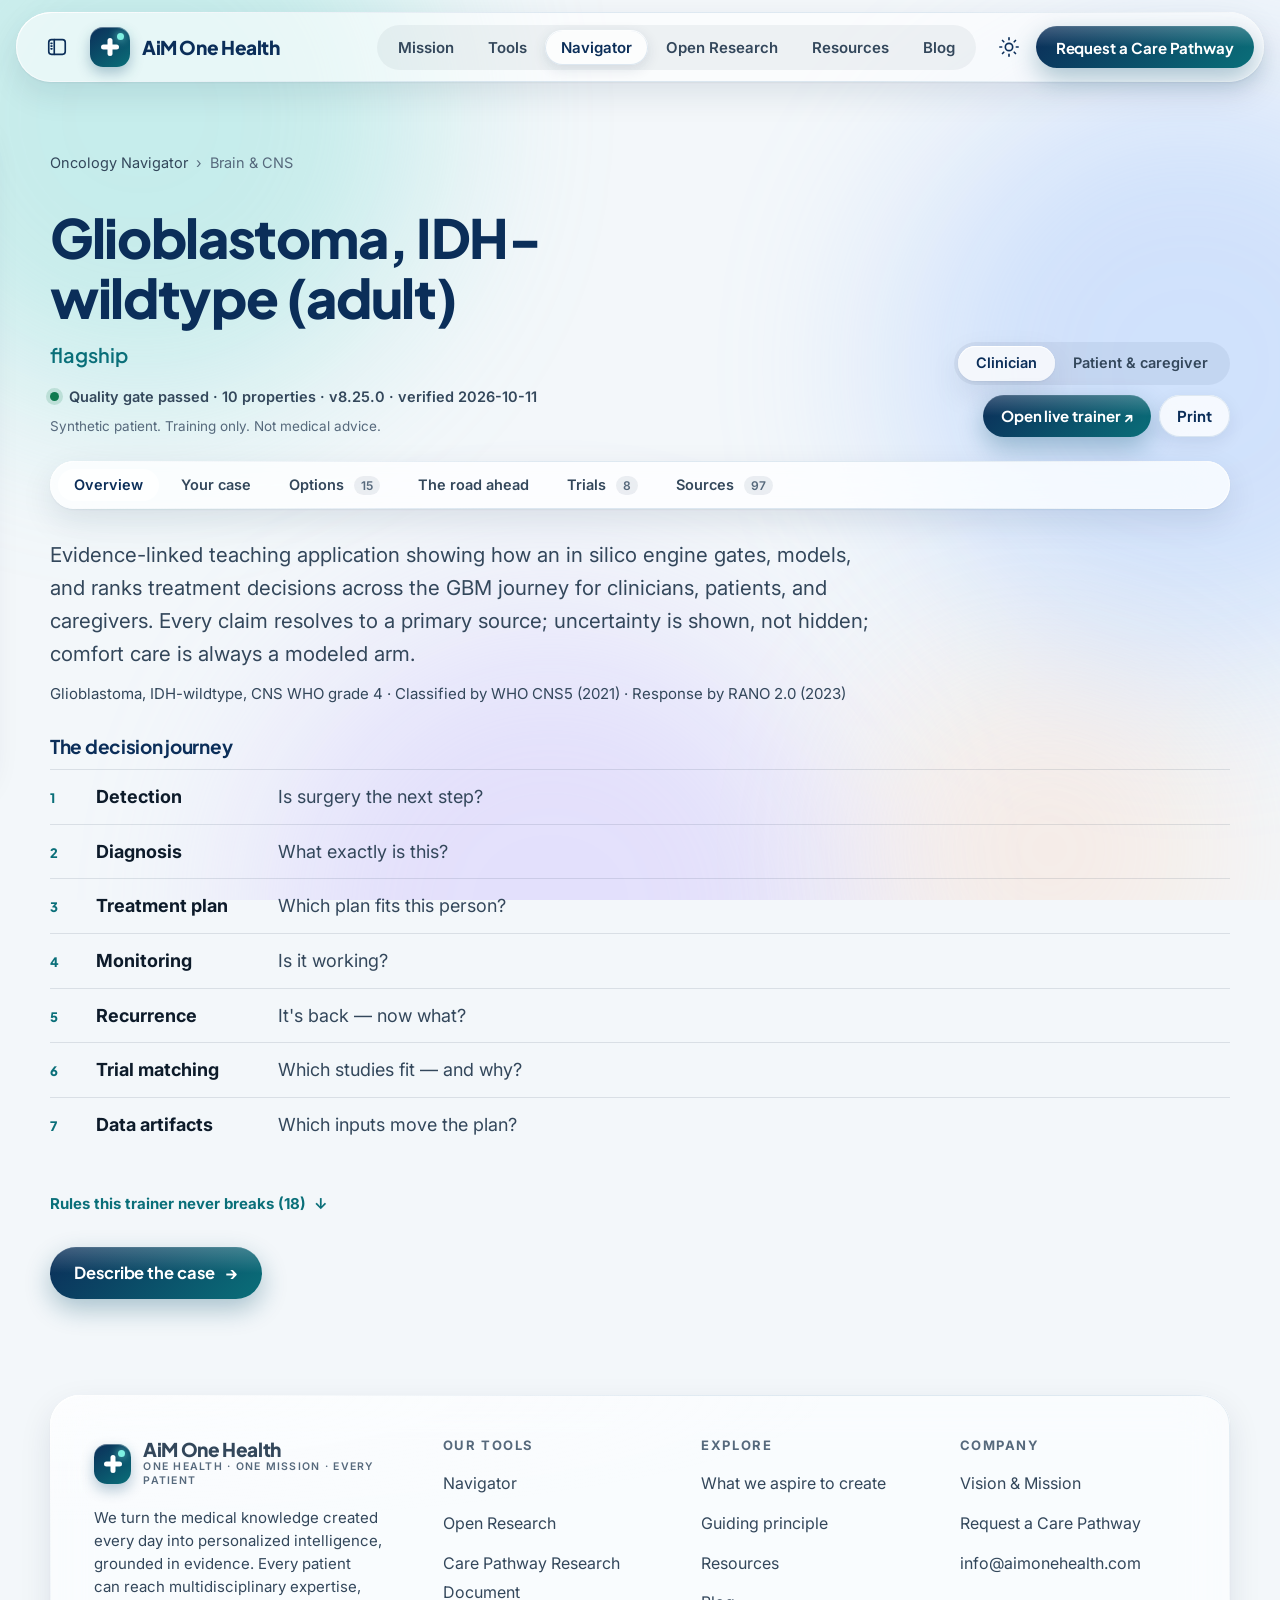
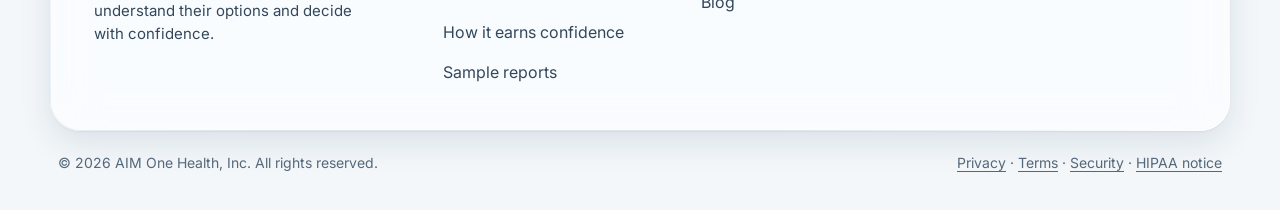
<file: trainer.html>
<!doctype html>
<html lang="en">
<head>
<meta charset="utf-8">
<meta name="viewport" content="width=device-width, initial-scale=1">
<title>Trainer · Oncology Navigator · AiM One Health</title>
<link rel="preconnect" href="https://fonts.googleapis.com"><link rel="preconnect" href="https://fonts.gstatic.com" crossorigin>
<link href="https://fonts.googleapis.com/css2?family=Inter:wght@400;500;600;700&family=Plus+Jakarta+Sans:wght@600;700;800&display=swap" rel="stylesheet">
<link rel="stylesheet" href="site.css">
<script src="flip.js"></script>
<style>
  .t-hero { padding: clamp(44px, 6vw, 80px) 0 24px; }
  .t-hero h1 { font-size: clamp(32px, 4.6vw, 54px); margin: 14px 0 12px; max-width: 24ch; }
  .t-theme { font: 600 clamp(17px, 1.6vw, 20px)/1.45 var(--font-head); color: var(--accent); }
  .t-meta { display: flex; flex-wrap: wrap; gap: 8px; margin-top: 18px; }
  .t-meta .badge { max-width: 100%; white-space: normal; line-height: 1.35; overflow-wrap: anywhere; }
  .t-meta .badge.std { text-transform: none; letter-spacing: 0; font-weight: 600; }
  .t-top { display: grid; grid-template-columns: minmax(0, 1fr) auto; gap: 24px; align-items: end; }
  .t-actions { display: flex; flex-wrap: wrap; gap: 10px; }
  .viewsw { display: inline-flex; padding: 4px; border-radius: 999px; background: rgb(13 40 70 / .06); }
  :root[data-theme='night'] .viewsw { background: rgb(255 255 255 / .06); }
  .viewsw button { border: 0; cursor: pointer; padding: 10px 18px; border-radius: 999px; font: 600 14.5px/1 var(--font-body); color: var(--ink-2); background: transparent; }
  .viewsw button.on { background: var(--glass-strong); color: var(--brand); box-shadow: var(--shadow), inset 0 1px 0 var(--glass-edge-1); }
  .t-sec { padding: 0 0 clamp(36px, 5vw, 56px); scroll-margin-top: 90px; }
  .t-sec > h2 { font-size: clamp(25px, 2.6vw, 32px); margin: 8px 0 8px; }
  .t-sec > .muted { margin-bottom: 18px; }
  .t-nav { position: sticky; top: 92px; z-index: 6; display: flex; gap: 6px; overflow-x: auto; padding: 8px; border-radius: 999px; margin-bottom: 30px; scrollbar-width: none; }
  .t-nav::-webkit-scrollbar { display: none; }
  .t-nav a { flex: none; padding: 9px 16px; border-radius: 999px; font: 600 14.5px/1 var(--font-body); color: var(--ink-2); text-decoration: none; }
  .t-nav a:hover, .t-nav a.on { background: var(--glass-strong); color: var(--brand); }
  /* journey */
  .journey { display: grid; grid-template-columns: repeat(auto-fit, minmax(190px, 1fr)); gap: 12px; }
  .journey .tile { padding: 20px; }
  .journey .tile b.n { font: 800 13px/1 var(--font-head); color: var(--accent); letter-spacing: .08em; text-transform: uppercase; }
  .journey .tile h3 { font-size: 18px; }
  .journey .tile p { font-size: 15px; }
  /* case wizard */
  .wizard { display: grid; grid-template-columns: 260px minmax(0, 1fr); gap: 20px; }
  .steps { display: grid; gap: 6px; align-content: start; padding: 12px; border-radius: 24px; }
  .steps button { display: flex; gap: 12px; align-items: center; text-align: left; border: 0; cursor: pointer; padding: 12px 14px; border-radius: 14px; font: 600 15px/1.3 var(--font-body); color: var(--ink-2); background: transparent; }
  .steps button i { flex: none; width: 26px; height: 26px; border-radius: 50%; display: grid; place-items: center; font: 800 12px/1 var(--font-head); font-style: normal; color: var(--accent); background: color-mix(in srgb, var(--accent) 12%, transparent); }
  .steps button.on { background: var(--glass-strong); color: var(--brand); box-shadow: inset 0 0 0 1px var(--glass-edge-2); }
  .steps button.on i { color: #fff; background: linear-gradient(135deg, #0b2e59, #0a6f79); }
  .step-panel { padding: clamp(22px, 3vw, 32px); border-radius: 26px; }
  .step-panel h3 { font-size: 22px; margin-bottom: 4px; }
  .t-fields { display: grid; gap: 20px; margin-top: 18px; }
  .fq label.lbl { display: flex; justify-content: space-between; gap: 10px; font: 600 15.5px/1.3 var(--font-body); color: var(--ink); }
  .fq label.lbl output { color: var(--accent); font-variant-numeric: tabular-nums; }
  .fq .help { margin-top: 6px; font-size: 14px; color: var(--ink-3); line-height: 1.5; }
  .fq input[type=range] { width: 100%; margin-top: 10px; accent-color: var(--accent); }
  .seg { display: flex; flex-wrap: wrap; gap: 8px; margin-top: 10px; }
  .seg button { border: 0; cursor: pointer; padding: 9px 14px; border-radius: 12px; font: 600 14px/1.2 var(--font-body); color: var(--ink-2); background: var(--glass-strong); box-shadow: inset 0 0 0 1px var(--glass-edge-2); }
  .seg button.on { color: #fff; background: var(--brand); box-shadow: none; }
  :root[data-theme='night'] .seg button.on { color: #03141c; background: var(--accent); }
  .fq select.input { margin-top: 10px; }
  .step-foot { display: flex; justify-content: space-between; gap: 10px; margin-top: 24px; }
  /* options */
  .tabs2 { display: flex; flex-wrap: wrap; gap: 8px; margin-bottom: 16px; }
  .legend { display: flex; flex-wrap: wrap; gap: 14px; font-size: 14px; color: var(--ink-2); margin-bottom: 14px; }
  .opts { display: grid; grid-template-columns: repeat(auto-fill, minmax(min(340px, 100%), 1fr)); gap: 14px; }
  .opt { display: flex; flex-direction: column; gap: 10px; padding: 22px; border-radius: 22px; }
  .opt.no { opacity: .55; }
  .opt .head { display: flex; justify-content: space-between; gap: 10px; align-items: flex-start; }
  .opt h3 { font-size: 18.5px; line-height: 1.3; }
  .fit { flex: none; font: 700 12px/1 var(--font-body); padding: 6px 10px; border-radius: 999px; white-space: nowrap; }
  .fit.yes { color: var(--ok); background: color-mix(in srgb, var(--ok) 13%, transparent); }
  .fit.no { color: var(--warm); background: color-mix(in srgb, var(--warm) 12%, transparent); }
  .fit.maybe { color: var(--ink-2); background: rgb(13 40 70 / .07); }
  .kv { display: grid; grid-template-columns: auto 1fr; gap: 6px 14px; font-size: 14.5px; }
  .kv dt { color: var(--ink-3); font-weight: 600; }
  .kv dd { margin: 0; color: var(--ink); }
  .burden { display: inline-flex; gap: 3px; vertical-align: middle; }
  .burden i { width: 9px; height: 9px; border-radius: 50%; background: rgb(13 40 70 / .12); }
  :root[data-theme='night'] .burden i { background: rgb(255 255 255 / .14); }
  .burden i.on { background: var(--warm); }
  .drugs { display: flex; flex-wrap: wrap; gap: 6px; }
  .drugs span { font-size: 12.5px; font-weight: 600; padding: 4px 9px; border-radius: 8px; background: color-mix(in srgb, var(--accent-2) 10%, transparent); color: var(--accent-2); }
  .outcome { padding: 10px 12px; border-radius: 12px; font-size: 14.5px; background: color-mix(in srgb, var(--accent) 7%, transparent); }
  .outcome b { color: var(--brand); }
  .rule { font: 500 12.5px/1.4 ui-monospace, Consolas, monospace; color: var(--ink-3); word-break: break-word; }
  body.patient-view .clin-only { display: none; }
  body:not(.patient-view) .pat-only { display: none; }
  /* milestones, trials, library */
  .ms .card ul { margin: 10px 0 0; padding-left: 20px; color: var(--ink-2); font-size: 15px; }
  .ms .card li + li { margin-top: 4px; }
  .ms .when { font: 700 12.5px/1 var(--font-body); letter-spacing: .08em; text-transform: uppercase; color: var(--accent); margin-bottom: 6px; display: block; }
  .trials { display: grid; grid-template-columns: repeat(auto-fill, minmax(min(300px, 100%), 1fr)); gap: 14px; }
  .trial { padding: 20px; border-radius: 20px; display: flex; flex-direction: column; gap: 8px; }
  .trial h3 { font-size: 17px; line-height: 1.3; }
  .trial a { font-weight: 700; font-size: 14.5px; }
  .lists { display: grid; grid-template-columns: 1fr 1fr; gap: 16px; }
  .lists .glass { padding: 24px; border-radius: 24px; }
  .lists ol, .lists ul { margin: 12px 0 0; padding-left: 20px; color: var(--ink-2); font-size: 15px; }
  .lists li + li { margin-top: 8px; }
  .lib-tools { display: flex; flex-wrap: wrap; gap: 10px; align-items: center; margin-bottom: 14px; }
  .lib-tools .search { flex: 1; min-width: min(260px, 100%); }
  .lib { display: grid; gap: 8px; }
  .lib a { display: flex; gap: 14px; align-items: baseline; padding: 12px 16px; border-radius: 14px; text-decoration: none; color: var(--ink); background: var(--glass); box-shadow: inset 0 0 0 1px var(--glass-edge-2); font-size: 15px; }
  .lib a span { flex: 0 1 auto; max-width: 34%; font-size: 12px; font-weight: 700; color: var(--ink-3); min-width: 74px; text-transform: uppercase; letter-spacing: .04em; overflow-wrap: anywhere; }
  /* long words and source names in the data must never push the page sideways */
  .t-sec, .opt, .trial, .ms .card, .lists .glass, .step-panel { min-width: 0; overflow-wrap: anywhere; }
  .opt .head h3 { min-width: 0; }
  #app { overflow-wrap: anywhere; }
  /* calm layout */
  .t-line { display: flex; align-items: center; gap: 10px; margin-top: 16px; font-size: 14.5px; font-weight: 600; color: var(--ink-2); }
  .ok-dot { flex: none; width: 9px; height: 9px; border-radius: 50%; background: var(--ok); box-shadow: 0 0 0 4px color-mix(in srgb, var(--ok) 16%, transparent); }
  .t-disc { margin-top: 6px; font-size: 13.5px; color: var(--ink-3); }
  .t-actions { display: grid; gap: 10px; justify-items: end; }
  .t-nav .n { margin-left: 6px; font-size: 12px; padding: 2px 7px; border-radius: 999px; background: rgb(13 40 70 / .07); color: var(--ink-3); }
  :root[data-theme='night'] .t-nav .n { background: rgb(255 255 255 / .08); }
  .t-h3 { margin: 30px 0 12px; font-size: 19px; }
  .journey-list { list-style: none; counter-reset: j; margin: 0; padding: 0; display: grid; gap: 0; }
  .journey-list li { counter-increment: j; display: grid; grid-template-columns: 34px 170px minmax(0, 1fr); gap: 12px; align-items: baseline; padding: 12px 0; border-top: 1px solid var(--line); }
  .journey-list li::before { content: counter(j); font: 800 13px/1 var(--font-head); color: var(--accent); }
  .journey-list b { font-weight: 700; color: var(--ink); }
  .journey-list span { color: var(--ink-2); }
  .more-group { margin-top: 22px; display: grid; gap: 4px; }
  .more-group .lists { margin-top: 4px; }
  .lists h4 { font-size: 16px; }
  .t-next { margin-top: 30px; }
  .steps { padding: 0; }
  .opt-line { display: flex; flex-wrap: wrap; gap: 6px 16px; font-size: 14px; color: var(--ink-2); text-transform: capitalize; }
  .opt .more { margin-top: 2px; }
  .opt .more > summary { font-size: 14px; }
  .trial-list { display: grid; }
  .trial-row { display: grid; grid-template-columns: minmax(0, 1fr) auto auto; gap: 8px 18px; align-items: center; padding: 16px 0; border-top: 1px solid var(--line); }
  .trial-row b { display: block; font-size: 16px; }
  .trial-row a { font-weight: 700; font-size: 14.5px; white-space: nowrap; }
  .kv-wide { grid-template-columns: minmax(120px, 220px) minmax(0, 1fr); gap: 10px 20px; }
  @media (max-width: 640px) { .journey-list li { grid-template-columns: 26px minmax(0, 1fr); } .journey-list li span { grid-column: 2; } .trial-row { grid-template-columns: minmax(0, 1fr) auto; } .trial-row a { grid-column: 1 / -1; } .t-actions { justify-items: start; } }
  @media (max-width: 640px) { .lib a { flex-direction: column; gap: 4px; } .lib a span { max-width: none; } .fit { white-space: normal; } }
  .lib a:hover { color: var(--accent); }
  .help-row { display: grid; grid-template-columns: repeat(auto-fit, minmax(200px, 1fr)); gap: 12px; }
  .loading { padding: 80px 0; text-align: center; color: var(--ink-2); }
  @media (max-width: 980px) { .t-top, .wizard, .lists { grid-template-columns: minmax(0, 1fr); } .steps { grid-auto-flow: column; overflow-x: auto; } .steps button { white-space: nowrap; } .t-nav { top: 84px; } }
  @media print { .site-head, .rail, .mock-note, .t-nav, .notice, .site-foot, .t-actions { display: none !important; } .glass { box-shadow: none !important; background: #fff !important; } }
</style>
</head>
<body data-page="navigator.html">
<main id="main"><div class="loading" id="loading">Loading trainer…</div><div id="app" hidden></div></main>
<script src="site.js"></script>
<script>
(() => {
  const esc = (s) => String(s ?? '').replace(/[&<>"']/g, (c) => ({ '&': '&amp;', '<': '&lt;', '>': '&gt;', '"': '&quot;', "'": '&#39;' })[c]);
  const title = (c) => c.toLowerCase().replace(/(^|[\s&,/-]+)(\w)/g, (m) => m.toUpperCase()).replace(/\bGi\b/, 'GI').replace(/\bGu\b/, 'GU').replace(/\bCns\b/, 'CNS');
  const page = new URLSearchParams(location.search).get('t') || 'gbm';
  const app = document.getElementById('app');

  // ---- eligibility rules from the spec, e.g. "mgmt=='methylated' && age<=70" ----
  // A tiny parser (no eval): ==, !=, <, <=, >, >=, &&, ||, parentheses, true/false.
  // Three-valued: true, false, or null when an input it needs isn't part of this case.
  function evaluate(expr, vals) {
    if (!expr) return true;
    const toks = String(expr).match(/\s*(\|\||&&|==|!=|<=|>=|<|>|\(|\)|'[^']*'|"[^"]*"|-?\d+(?:\.\d+)?|[A-Za-z_][\w.]*)\s*/g);
    if (!toks || toks.join('').replace(/\s/g, '') !== String(expr).replace(/\s/g, '')) return null;
    const t = toks.map((x) => x.trim());
    let i = 0;
    const peek = () => t[i], next = () => t[i++];
    const value = () => {
      const x = next();
      if (x === '(') { const v = or(); next(); return { v }; }
      if (x === 'true' || x === 'false') return { v: x === 'true' };
      if (/^['"]/.test(x)) return { lit: x.slice(1, -1) };
      if (/^-?\d/.test(x)) return { lit: Number(x) };
      return { ref: x };
    };
    const cmp = () => {
      const a = value();
      if (['==', '!=', '<', '<=', '>', '>='].includes(peek())) {
        const op = next(), b = value();
        const get = (o) => (o.ref !== undefined ? (o.ref in vals ? vals[o.ref] : undefined) : o.lit);
        const x = get(a), y = get(b);
        if (x === undefined || y === undefined) return null;
        const n = (q) => (typeof q === 'number' ? q : isNaN(Number(q)) ? q : Number(q));
        switch (op) {
          case '==': return String(x) === String(y);
          case '!=': return String(x) !== String(y);
          case '<': return n(x) < n(y);
          case '<=': return n(x) <= n(y);
          case '>': return n(x) > n(y);
          case '>=': return n(x) >= n(y);
        }
      }
      if (a.v !== undefined) return a.v;
      if (a.ref !== undefined) return a.ref in vals ? Boolean(vals[a.ref]) : null;
      return Boolean(a.lit);
    };
    const and = () => { let r = cmp(); while (peek() === '&&') { next(); const b = cmp(); r = r === false || b === false ? false : r === null || b === null ? null : true; } return r; };
    const or = () => { let r = and(); while (peek() === '||') { next(); const b = and(); r = r === true || b === true ? true : r === null || b === null ? null : false; } return r; };
    try { const r = or(); return i === t.length ? r : null; } catch { return null; }
  }

  fetch(`trainers/${encodeURIComponent(page)}.json`).then((r) => { if (!r.ok) throw new Error(); return r.json(); }).then(render).catch(() => {
    document.getElementById('loading').innerHTML = 'This trainer could not be loaded. <a href="navigator.html">Back to the Navigator</a>';
  });

  function render(d) {
    document.title = `${d.name} · Oncology Navigator · AiM One Health`;
    const groups = Object.entries(d.inputs).filter(([, l]) => l.length);
    const vals = {};
    groups.forEach(([, l]) => l.forEach((f) => { vals[f.id] = f.def ?? (f.options ? f.options[0] : f.min ?? null); }));
    const settings = Object.keys(d.arms);
    let step = 0, setting = settings[0];
    const pretty = (s) => String(s).replace(/_/g, ' ');
    const short = (s, n) => (String(s).length > n ? String(s).slice(0, n).replace(/\s+\S*$/, '') + '…' : String(s));

    app.innerHTML = `
      <section class="t-hero"><div class="wrap">
        <nav class="crumbs" aria-label="Breadcrumb"><a href="navigator.html">Oncology Navigator</a><span>›</span><span>${esc(title(d.category))}</span></nav>
        <div class="t-top" style="margin-top:18px">
          <div>
            <h1>${esc(d.name)}</h1>
            <p class="t-theme">${esc(d.theme)}</p>
            <p class="t-line"><span class="ok-dot"></span>Quality gate passed · ${d.props} properties · ${esc(d.meta.version)} · verified ${esc(d.meta.verified)}</p>
            <p class="t-disc">${esc(d.meta.disclaimer || 'Synthetic patient. Training only. Not medical advice.')}</p>
          </div>
          <div class="t-actions">
            <div class="viewsw" role="tablist" aria-label="View"><button class="on" data-view="clin" role="tab">Clinician</button><button data-view="pat" role="tab">Patient &amp; caregiver</button></div>
            <div style="display:flex;gap:8px;flex-wrap:wrap"><a class="btn primary sm inline" href="https://nav.onconavigator.ai/${esc(d.page)}.html">Open live trainer ↗</a><button class="btn ghost sm inline" id="print">Print</button></div>
          </div>
        </div>
      </div></section>

      <div class="wrap">
        <nav class="t-nav glass strong" id="tnav" role="tablist" aria-label="Trainer sections">
          <a href="#overview" class="on" role="tab">Overview</a><a href="#case" role="tab">Your case</a><a href="#options" role="tab">Options <span class="n">${Object.values(d.arms).flat().length}</span></a><a href="#road" role="tab">The road ahead</a><a href="#trials" role="tab">Trials <span class="n">${d.trials.length}</span></a><a href="#library" role="tab">Sources <span class="n">${d.refs.length}</span></a>
        </nav>

        <section class="t-sec" id="overview">
          <p class="lead read">${esc(d.meta.summary || '')}</p>
          <p class="small muted" style="margin-top:12px">${esc(d.meta.condition || '')}${d.meta.classification ? ` · Classified by ${esc(short(d.meta.classification, 90))}` : ''}${d.meta.response ? ` · Response by ${esc(short(d.meta.response, 90))}` : ''}</p>
          ${d.stages.length ? `<h3 class="t-h3">The decision journey</h3><ol class="journey-list">${d.stages.map((s) => `<li><b>${esc(s.label)}</b><span>${esc(s.question)}</span></li>`).join('')}</ol>` : ''}
          <div class="more-group">
            ${d.meta.population && d.meta.population.length > 140 ? `<details class="more"><summary>Who this trainer covers</summary><p class="small muted">${esc(d.meta.population)}</p></details>` : ''}
            <details class="more"><summary>Rules this trainer never breaks (${d.honesty.length + d.gates.length})</summary>
              <div class="lists"><div><h4>Honesty rules</h4><ol>${d.honesty.map((h) => `<li>${esc(h)}</li>`).join('')}</ol></div><div><h4>Safety gates</h4><ul>${d.gates.map((g) => `<li>${esc(g)}</li>`).join('')}</ul>${d.care.length ? `<h4 style="margin-top:18px">Where care has to happen</h4><ul>${d.care.map((c) => `<li>${esc(c)}</li>`).join('')}</ul>` : ''}</div></div>
            </details>
          </div>
          <div class="t-next"><button class="btn primary inline" data-go="case">Describe the case <span class="arrow">→</span></button></div>
        </section>

        <section class="t-sec" id="case" hidden>
          <p class="muted read" style="margin-bottom:18px">Step through the details. Each option shows whether it fits the case, using the trainer's own eligibility rules.</p>
          <div class="wizard">
            <div class="steps" id="steps">${groups.map(([g], i) => `<button data-s="${i}"><i>${i + 1}</i>${esc(g)}</button>`).join('')}</div>
            <div class="step-panel glass bloom" id="panel"></div>
          </div>
        </section>

        <section class="t-sec" id="options" hidden>
          <p class="muted read clin-only" style="margin-bottom:16px">The live trainer ranks these for the case. Here they're sorted by whether they fit what you entered.</p>
          <p class="muted read pat-only" style="margin-bottom:16px">Paths a care team might discuss. “Fits” means the details you entered meet that option's basic requirements. It is not a recommendation.</p>
          ${settings.length > 1 ? `<div class="tabs2 chips" id="settings">${settings.map((s) => `<button class="chip${s === setting ? ' on' : ''}" data-set="${esc(s)}">${esc(s)} <span class="n">${d.arms[s].length}</span></button>`).join('')}</div>` : ''}
          <div class="opts" id="opts"></div>
        </section>

        <section class="t-sec ms" id="road" hidden>
          <div class="thread">${d.milestones.map((m, i) => `<div class="step"><span class="num">${i + 1}</span><div class="card glass"><span class="when">${esc(m.window || m.id)}</span><h3>${esc(m.title)}</h3>${m.trigger ? `<p>${esc(m.trigger)}</p>` : ''}${m.review.length ? `<details class="more"><summary>What the team reviews</summary><ul>${m.review.map((r) => `<li>${esc(r)}</li>`).join('')}</ul></details>` : ''}</div></div>`).join('') || '<p class="muted">No milestones in this trainer.</p>'}</div>
          ${d.surveillance.length ? `<h3 class="t-h3">Follow-up schedule</h3><dl class="kv kv-wide">${d.surveillance.map((s) => `<dt>${esc(s.phase)}</dt><dd>${esc(s.cadence)}</dd>`).join('')}</dl>` : ''}
        </section>

        <section class="t-sec" id="trials" hidden>
          <div class="trial-list">${d.trials.map((t) => `<div class="trial-row"><div><b>${esc(t.name)}</b><span class="small muted">${[t.phase ? 'Phase ' + esc(t.phase) : '', t.setting ? esc(pretty(t.setting)) : ''].filter(Boolean).join(' · ')}</span></div><span class="fit ${t.closed ? 'no' : 'yes'}">${t.closed ? 'Closed' : esc(short(t.status || 'Open', 24))}</span>${t.nct ? `<a href="https://clinicaltrials.gov/study/${esc(t.nct)}">${esc(t.nct)} ↗</a>` : '<span></span>'}</div>`).join('') || '<p class="muted">No trials listed.</p>'}</div>
        </section>

        <section class="t-sec" id="library" hidden>
          <div class="lib-tools"><label class="search"><svg viewBox="0 0 24 24"><circle cx="11" cy="11" r="7"/><path d="M20 20l-4-4"/></svg><input class="input" id="libq" placeholder="Search ${d.refs.length} sources" aria-label="Search sources"></label><div class="chips" id="libg"></div></div>
          <div class="lib" id="lib"></div>
        </section>
      </div>`;
    document.querySelectorAll('#app [data-ico]').forEach((el) => (el.innerHTML = window.aimIcon(el.dataset.ico)));
    document.getElementById('loading').hidden = true;
    app.hidden = false;

    // view switch
    app.querySelectorAll('.viewsw button').forEach((b) => (b.onclick = () => {
      app.querySelectorAll('.viewsw button').forEach((x) => x.classList.toggle('on', x === b));
      document.body.classList.toggle('patient-view', b.dataset.view === 'pat');
      drawStep();
    }));

    // case wizard
    const panel = document.getElementById('panel');
    const drawStep = () => {
      const [g, fields] = groups[step];
      app.querySelectorAll('#steps button').forEach((b, i) => b.classList.toggle('on', i === step));
      const pat = document.body.classList.contains('patient-view');
      panel.innerHTML = `<span class="tiny">Step ${step + 1} of ${groups.length}</span><h3>${esc(g)}</h3>
        <div class="t-fields">${fields.map((f) => {
          const help = pat ? f.helpPatient || f.help : f.help;
          const lbl = esc(f.label.replace(/^\w/, (c) => c.toUpperCase()));
          if (f.type === 'range' || f.control === 'slider') return `<div class="fq"><label class="lbl" for="f-${f.id}">${lbl}<output>${esc(vals[f.id])}${f.unit ? ' ' + esc(f.unit) : ''}</output></label><input type="range" id="f-${f.id}" data-f="${f.id}" min="${f.min ?? 0}" max="${f.max ?? 100}" value="${esc(vals[f.id])}">${help ? `<p class="help">${esc(help)}</p>` : ''}</div>`;
          if (f.options && f.options.length > 6) return `<div class="fq"><label class="lbl" for="f-${f.id}">${lbl}</label><select class="input" id="f-${f.id}" data-f="${f.id}">${f.options.map((o) => `<option${String(vals[f.id]) === o ? ' selected' : ''} value="${esc(o)}">${esc(pretty(o))}</option>`).join('')}</select>${help ? `<p class="help">${esc(help)}</p>` : ''}</div>`;
          if (f.options) return `<div class="fq"><span class="lbl" style="display:block;font:600 15.5px/1.3 var(--font-body)">${lbl}</span><div class="seg" role="radiogroup">${f.options.map((o) => `<button role="radio" aria-checked="${String(vals[f.id]) === o}" class="${String(vals[f.id]) === o ? 'on' : ''}" data-f="${f.id}" data-v="${esc(o)}">${esc(pretty(o))}</button>`).join('')}</div>${help ? `<p class="help">${esc(help)}</p>` : ''}</div>`;
          return `<div class="fq"><span class="lbl" style="display:block;font:600 15.5px/1.3 var(--font-body)">${lbl}</span><div class="seg">${['no', 'yes'].map((o) => `<button class="${String(vals[f.id]) === o || (o === 'yes' && vals[f.id] === true) ? 'on' : ''}" data-f="${f.id}" data-v="${o}">${o}</button>`).join('')}</div>${help ? `<p class="help">${esc(help)}</p>` : ''}</div>`;
        }).join('')}</div>
        <div class="step-foot"><button class="btn ghost sm inline" id="prev"${step === 0 ? ' disabled' : ''}>← Back</button><button class="btn primary sm inline" id="nextb">${step === groups.length - 1 ? 'See the options ↓' : 'Next section →'}</button></div>`;
      panel.querySelectorAll('input[type=range]').forEach((r) => (r.oninput = () => {
        vals[r.dataset.f] = Number(r.value);
        const f = fields.find((x) => x.id === r.dataset.f);
        r.previousElementSibling.querySelector('output').textContent = r.value + (f?.unit ? ' ' + f.unit : '');
        drawOpts();
      }));
      panel.querySelectorAll('select[data-f]').forEach((s) => (s.onchange = () => { vals[s.dataset.f] = s.value; drawOpts(); }));
      panel.querySelectorAll('.seg button').forEach((b) => (b.onclick = () => { vals[b.dataset.f] = b.dataset.v; b.parentElement.querySelectorAll('button').forEach((x) => { x.classList.toggle('on', x === b); x.setAttribute('aria-checked', String(x === b)); }); drawOpts(); }));
      document.getElementById('prev').onclick = () => { step = Math.max(0, step - 1); drawStep(); };
      document.getElementById('nextb').onclick = () => { if (step < groups.length - 1) { step++; drawStep(); } else showTab('options'); };
    };
    app.querySelectorAll('#steps button').forEach((b) => (b.onclick = () => { step = Number(b.dataset.s); drawStep(); }));

    // options
    const drawOpts = () => {
      const list = d.arms[setting].map((a) => ({ a, fit: evaluate(a.eligibility, vals) }));
      list.sort((x, y) => (y.fit === true) - (x.fit === true) || (x.fit === false) - (y.fit === false));
      document.getElementById('opts').innerHTML = list.map(({ a, fit }) => `
        <article class="opt glass${fit === false ? ' no' : ''}">
          <div class="head"><h3>${esc(a.name)}</h3><span class="fit ${fit === true ? 'yes' : fit === false ? 'no' : 'maybe'}">${fit === true ? 'Fits' : fit === false ? "Doesn't fit" : 'Depends'}</span></div>
          <p class="opt-line">${a.intent ? `<span>${esc(pretty(a.intent))}</span>` : ''}${a.burden != null ? `<span>Burden <span class="burden" aria-label="Burden ${a.burden} of 5">${[1, 2, 3, 4, 5].map((n) => `<i class="${n <= a.burden ? 'on' : ''}"></i>`).join('')}</span></span>` : ''}</p>
          ${a.patient ? `<p class="small muted pat-only">${esc(a.patient)}</p>` : ''}
          <details class="more"><summary>Details</summary>
            <dl class="kv">
              ${a.guideline ? `<dt>Guideline</dt><dd>${esc(a.guideline)}</dd>` : ''}
              ${a.evidence ? `<dt>Evidence</dt><dd>${esc(a.evidence)}</dd>` : ''}
              ${a.toxicity ? `<dt>Side effects</dt><dd>${esc(a.toxicity)}</dd>` : ''}
              ${a.outcome && a.outcome.value != null ? `<dt>${esc(pretty(a.outcome.type || 'outcome'))}</dt><dd>${esc(a.outcome.value)} <span class="tiny">· teaching model</span></dd>` : ''}
              ${a.drugs.length ? `<dt>Treatments</dt><dd>${a.drugs.map((x) => esc(x)).join(', ')}</dd>` : ''}
              ${a.eligibility && a.eligibility !== 'true' ? `<dt>Requires</dt><dd class="rule">${esc(a.eligibility)}</dd>` : ''}
            </dl>
          </details>
        </article>`).join('');
    };
    const st = document.getElementById('settings');
    if (st) st.onclick = (e) => { const b = e.target.closest('[data-set]'); if (!b) return; setting = b.dataset.set; st.querySelectorAll('.chip').forEach((x) => x.classList.toggle('on', x === b)); drawOpts(); };

    // research library
    const libGroups = ['All', ...new Set(d.refs.map((r) => r.group).filter(Boolean))];
    let lg = 'All';
    const libg = document.getElementById('libg');
    libg.innerHTML = libGroups.map((g) => `<button class="chip${g === 'All' ? ' on' : ''}" data-g="${esc(g)}">${esc(pretty(g))}</button>`).join('');
    const drawLib = () => {
      const q = document.getElementById('libq').value.trim().toLowerCase();
      const list = d.refs.filter((r) => (lg === 'All' || r.group === lg) && (!q || `${r.label} ${r.src}`.toLowerCase().includes(q)));
      document.getElementById('lib').innerHTML = list.map((r) => `<a href="${esc(r.url)}"><span>${esc(r.src || r.group || '')}</span>${esc(r.label)}</a>`).join('') || '<p class="muted">No sources match.</p>';
    };
    libg.onclick = (e) => { const b = e.target.closest('[data-g]'); if (!b) return; lg = b.dataset.g; libg.querySelectorAll('.chip').forEach((x) => x.classList.toggle('on', x === b)); drawLib(); };
    document.getElementById('libq').oninput = drawLib;
    document.getElementById('print').onclick = () => print();

    // tabs: one section at a time instead of one long scroll
    const navLinks = [...document.querySelectorAll('#tnav a')];
    function showTab(id) {
      document.querySelectorAll('.t-sec[id]').forEach((s) => (s.hidden = s.id !== id));
      navLinks.forEach((a) => { const on = a.getAttribute('href') === '#' + id; a.classList.toggle('on', on); a.setAttribute('aria-selected', String(on)); });
      history.replaceState(null, '', '#' + id);
      const nav = document.getElementById('tnav');
      if (nav.getBoundingClientRect().top < 0 || scrollY > nav.offsetTop) scrollTo({ top: nav.offsetTop - 100, behavior: 'smooth' });
    }
    navLinks.forEach((a) => (a.onclick = (e) => { e.preventDefault(); showTab(a.getAttribute('href').slice(1)); }));
    app.querySelectorAll('[data-go]').forEach((b) => (b.onclick = () => showTab(b.dataset.go)));
    const startTab = location.hash.slice(1);
    if (startTab && document.getElementById(startTab)?.classList.contains('t-sec')) showTab(startTab);

    drawStep();
    drawOpts();
    drawLib();
  }
})();
</script>
</body>
</html>
</file>
<file: site.css>
/* AiM One Health — website mockup
 * "Lumen" glass: frosted, light-catching panels over slow-moving clinical light, with one
 * luminous thread that links every step of a story. Readability first: 18px body, short
 * lines, strong contrast, no faded text. Daylight and Night themes. */

:root {
  --ink: #0d1b2a;          /* body text, 15:1 on the page */
  --ink-2: #33475b;        /* secondary text, 8:1 */
  --ink-3: #56697c;        /* labels and captions, 5.4:1 */
  --brand: #0b2e59;        /* AiM navy for headings */
  --accent: #0a6f79;       /* teal for links and actions */
  --accent-2: #2563c9;     /* azure, the other end of the thread */
  --warm: #c2562b;         /* sparing warm accent (alerts, dissent) */
  --ok: #0e7a4f;
  --page: #f3f7fa;
  --glass: rgb(255 255 255 / .58);
  --glass-strong: rgb(255 255 255 / .78);
  --glass-edge-1: rgb(255 255 255 / .95);
  --glass-edge-2: rgb(160 190 215 / .35);
  --shadow: 0 1px 2px rgb(13 40 70 / .06), 0 12px 32px rgb(13 40 70 / .10);
  --shadow-lift: 0 2px 4px rgb(13 40 70 / .06), 0 22px 48px rgb(13 40 70 / .16);
  --field-a: #6fd8cf; --field-b: #8db8ff; --field-c: #c5b4ff; --field-d: #ffc9a8;
  --field-opacity: .55;
  --thread: linear-gradient(180deg, #19b3b0, #3b7cf0);
  --thread-x: linear-gradient(90deg, #19b3b0, #3b7cf0);
  --r-lg: 26px; --r-md: 18px; --r-sm: 12px;
  --font-head: 'Plus Jakarta Sans', 'Segoe UI', system-ui, sans-serif;
  --font-body: 'Inter', 'Segoe UI', system-ui, sans-serif;
  color-scheme: light;
}
:root[data-theme='night'] {
  --ink: #e8f1fa; --ink-2: #b7c7d8; --ink-3: #93a7bb;
  --brand: #f2f7fc; --accent: #5fe0d2; --accent-2: #8db4ff; --warm: #ffa37a; --ok: #6be3a8;
  --page: #050d17;
  --glass: rgb(255 255 255 / .055);
  --glass-strong: rgb(255 255 255 / .09);
  --glass-edge-1: rgb(255 255 255 / .28);
  --glass-edge-2: rgb(255 255 255 / .05);
  --shadow: 0 1px 2px rgb(0 0 0 / .3), 0 14px 36px rgb(0 0 0 / .35);
  --shadow-lift: 0 2px 4px rgb(0 0 0 / .3), 0 24px 52px rgb(0 0 0 / .5);
  --field-opacity: .32;
  color-scheme: dark;
}

/* ---------- base ---------- */
* { box-sizing: border-box; }
[hidden] { display: none !important; }
html { scroll-behavior: smooth; -webkit-text-size-adjust: 100%; }
body { margin: 0; min-height: 100vh; background: var(--page); color: var(--ink); font: 400 18px/1.65 var(--font-body); -webkit-font-smoothing: antialiased; transition: background-color .4s; }
h1, h2, h3, h4 { font-family: var(--font-head); color: var(--brand); margin: 0; letter-spacing: -.025em; line-height: 1.12; text-wrap: balance; }
h1 { font-size: clamp(40px, 6vw, 72px); font-weight: 800; }
h2 { font-size: clamp(30px, 3.8vw, 46px); font-weight: 800; }
h3 { font-size: 22px; font-weight: 700; letter-spacing: -.015em; }
h4 { font-size: 18px; font-weight: 700; letter-spacing: -.01em; }
p { margin: 0; text-wrap: pretty; }
a { color: var(--accent); text-underline-offset: 3px; }
img, svg { display: block; }
button, input, select, textarea { font: inherit; color: inherit; }
:focus-visible { outline: 3px solid var(--accent-2); outline-offset: 3px; border-radius: 6px; }
.skip { position: absolute; left: -999px; top: 8px; z-index: 100; background: var(--brand); color: #fff; padding: 10px 16px; border-radius: 10px; }
.skip:focus { left: 12px; }
.wrap { width: min(1180px, 100% - 40px); margin-inline: auto; }
.narrow { width: min(820px, 100% - 40px); margin-inline: auto; }
.read { max-width: 64ch; }
.center { text-align: center; }
.center .read { margin-inline: auto; }
.eyebrow { display: inline-flex; align-items: center; gap: 8px; font: 700 13px/1 var(--font-body); letter-spacing: .12em; text-transform: uppercase; color: var(--accent); }
.eyebrow::before { content: ''; width: 18px; height: 2px; border-radius: 2px; background: var(--thread-x); }
.lead { font-size: clamp(19px, 1.6vw, 22px); line-height: 1.6; color: var(--ink-2); }
.muted { color: var(--ink-2); }
.small { font-size: 15px; line-height: 1.55; }
.tiny { font-size: 13px; line-height: 1.5; color: var(--ink-3); }
section { padding: clamp(64px, 9vw, 120px) 0; }
.stack > * + * { margin-top: 18px; }
.stack-lg > * + * { margin-top: 28px; }

/* ---------- moving light behind everything ---------- */
.fields { position: fixed; inset: 0; z-index: -1; overflow: hidden; pointer-events: none; }
.fields i { position: absolute; width: 46vmax; height: 46vmax; border-radius: 50%; filter: blur(90px); opacity: var(--field-opacity); transition: opacity .6s; animation: drift 38s ease-in-out infinite alternate; }
.fields i:nth-child(1) { background: var(--field-a); left: -12vmax; top: -14vmax; }
.fields i:nth-child(2) { background: var(--field-b); right: -16vmax; top: 8vh; animation-duration: 46s; animation-delay: -12s; }
.fields i:nth-child(3) { background: var(--field-c); left: 20vw; bottom: -24vmax; animation-duration: 52s; animation-delay: -20s; }
.fields i:nth-child(4) { background: var(--field-d); right: 4vw; bottom: -10vmax; width: 28vmax; height: 28vmax; opacity: calc(var(--field-opacity) * .7); animation-duration: 40s; }
@keyframes drift { to { transform: translate(6vmax, 5vmax) scale(1.12); } }
.fields::after { content: ''; position: absolute; inset: 0; opacity: .5; background-image: radial-gradient(rgb(120 150 180 / .14) 1px, transparent 1px); background-size: 26px 26px; mask: linear-gradient(180deg, #000, transparent 70%); }
:root[data-theme='night'] .fields::after { background-image: radial-gradient(rgb(255 255 255 / .06) 1px, transparent 1px); }

/* ---------- Lumen glass ---------- */
.glass { position: relative; isolation: isolate; background: var(--glass); border-radius: var(--r-lg);
  -webkit-backdrop-filter: blur(24px) saturate(170%); backdrop-filter: blur(24px) saturate(170%); box-shadow: var(--shadow), inset 0 1px 0 var(--glass-edge-1); }
/* the light-catching edge: bright where light hits the top-left, fading around the rim */
.glass::before { content: ''; position: absolute; inset: 0; z-index: -1; border-radius: inherit; padding: 1px; pointer-events: none;
  background: linear-gradient(140deg, var(--glass-edge-1), var(--glass-edge-2) 40%, var(--glass-edge-2) 70%, var(--glass-edge-1));
  -webkit-mask: linear-gradient(#000 0 0) content-box, linear-gradient(#000 0 0); -webkit-mask-composite: xor; mask-composite: exclude; }
/* a soft caustic bloom in the corner, like light pooling through thick glass */
.glass.bloom::after { content: ''; position: absolute; inset: 0; z-index: -1; border-radius: inherit; pointer-events: none;
  background: radial-gradient(120% 70% at 0% 0%, rgb(255 255 255 / .55), transparent 55%); opacity: .8; }
:root[data-theme='night'] .glass.bloom::after { background: radial-gradient(120% 70% at 0% 0%, rgb(140 220 255 / .12), transparent 55%); }
.glass.strong { background: var(--glass-strong); }
.glass.pad { padding: clamp(24px, 3vw, 36px); }
.lift { transition: transform .35s cubic-bezier(.2, .8, .2, 1), box-shadow .35s; }
.lift:hover { transform: translateY(-4px); box-shadow: var(--shadow-lift), inset 0 1px 0 var(--glass-edge-1); }
/* a sweep of light that crosses the panel on hover */
.sheen { overflow: hidden; }
.sheen > .sweep { position: absolute; inset: 0; z-index: -1; pointer-events: none; background: linear-gradient(115deg, transparent 35%, rgb(255 255 255 / .45) 48%, transparent 60%); transform: translateX(-120%); transition: transform .9s cubic-bezier(.2, .8, .2, 1); }
:root[data-theme='night'] .sheen > .sweep { background: linear-gradient(115deg, transparent 35%, rgb(255 255 255 / .09) 48%, transparent 60%); }
.sheen:hover > .sweep { transform: translateX(120%); }

/* ---------- buttons, chips, badges ---------- */
.btn { position: relative; isolation: isolate; display: inline-flex; align-items: center; justify-content: center; gap: 10px; min-height: 52px; padding: 0 24px; border-radius: 999px; border: 0; cursor: pointer;
  font: 700 16.5px/1 var(--font-head); letter-spacing: -.005em; text-decoration: none; white-space: nowrap; transition: transform .2s, box-shadow .25s, background .25s; }
.btn:active { transform: scale(.98); }
.btn.primary { color: #fff; background: linear-gradient(135deg, #0b2e59, #0a6f79); box-shadow: 0 10px 26px rgb(10 80 110 / .32), inset 0 1px 0 rgb(255 255 255 / .28); }
.btn.primary::after { content: ''; position: absolute; inset: 1px 1px 50%; z-index: -1; border-radius: 999px 999px 40% 40%; background: linear-gradient(180deg, rgb(255 255 255 / .22), transparent); }
.btn.primary:hover { box-shadow: 0 14px 34px rgb(10 80 110 / .42), inset 0 1px 0 rgb(255 255 255 / .3); }
:root[data-theme='night'] .btn.primary { color: #03141c; background: linear-gradient(135deg, #7ef0e2, #8db4ff); box-shadow: 0 10px 30px rgb(80 200 220 / .25), inset 0 1px 0 rgb(255 255 255 / .6); }
.btn.ghost { color: var(--brand); background: var(--glass-strong); -webkit-backdrop-filter: blur(16px); backdrop-filter: blur(16px); box-shadow: inset 0 0 0 1px var(--glass-edge-2), inset 0 1px 0 var(--glass-edge-1), 0 6px 18px rgb(13 40 70 / .08); }
.btn.ghost:hover { background: var(--glass-edge-1); }
:root[data-theme='night'] .btn.ghost:hover { background: rgb(255 255 255 / .14); }
.btn.sm { min-height: 42px; padding: 0 18px; font-size: 15px; }
.btn .arrow { transition: transform .25s; }
.btn:hover .arrow { transform: translateX(3px); }
.chip { display: inline-flex; align-items: center; gap: 8px; min-height: 40px; padding: 0 16px; border-radius: 999px; border: 0; cursor: pointer; font: 600 15px/1 var(--font-body); color: var(--ink-2); text-decoration: none;
  background: var(--glass); -webkit-backdrop-filter: blur(14px); backdrop-filter: blur(14px); box-shadow: inset 0 0 0 1px var(--glass-edge-2); transition: background .2s, color .2s; }
.chip .n { font-size: 12.5px; padding: 3px 8px; border-radius: 999px; background: rgb(13 40 70 / .07); color: var(--ink-3); }
:root[data-theme='night'] .chip .n { background: rgb(255 255 255 / .08); }
.chip:hover { color: var(--ink); }
.chip.on { color: #fff; background: var(--brand); box-shadow: none; }
.chip.on .n { background: rgb(255 255 255 / .2); color: #fff; }
:root[data-theme='night'] .chip.on { color: #03141c; background: var(--accent); }
:root[data-theme='night'] .chip.on .n { background: rgb(0 0 0 / .15); color: #03141c; }
.chips { display: flex; flex-wrap: wrap; gap: 10px; }
.badge { display: inline-flex; align-items: center; gap: 7px; padding: 6px 12px; border-radius: 999px; font: 700 12.5px/1 var(--font-body); letter-spacing: .04em; text-transform: uppercase;
  color: var(--accent); background: color-mix(in srgb, var(--accent) 12%, transparent); }
.badge.warm { color: var(--warm); background: color-mix(in srgb, var(--warm) 12%, transparent); }
.badge.ok { color: var(--ok); background: color-mix(in srgb, var(--ok) 12%, transparent); }
.badge.plain { color: var(--ink-2); background: rgb(13 40 70 / .06); }
:root[data-theme='night'] .badge.plain { background: rgb(255 255 255 / .08); }
.dot { width: 8px; height: 8px; border-radius: 50%; background: currentColor; box-shadow: 0 0 0 4px color-mix(in srgb, currentColor 18%, transparent); }

/* ---------- icons ---------- */
.ico { flex: none; width: 48px; height: 48px; border-radius: 15px; display: grid; place-items: center; color: var(--accent);
  background: linear-gradient(145deg, color-mix(in srgb, var(--accent) 16%, transparent), color-mix(in srgb, var(--accent-2) 10%, transparent)); box-shadow: inset 0 1px 0 var(--glass-edge-1), inset 0 0 0 1px color-mix(in srgb, var(--accent) 18%, transparent); }
.ico svg { width: 24px; height: 24px; fill: none; stroke: currentColor; stroke-width: 1.8; stroke-linecap: round; stroke-linejoin: round; }
.ico.sm { width: 38px; height: 38px; border-radius: 12px; }
.ico.sm svg { width: 20px; height: 20px; }

/* ---------- header: a floating glass bar with a liquid tab indicator ---------- */
.notice { position: relative; z-index: 31; text-align: center; padding: 10px 20px; font-size: 14.5px; color: var(--ink-2); }
.notice b { color: var(--brand); }
.notice a { font-weight: 600; }
.site-head { position: sticky; top: 12px; z-index: 30; margin-top: 4px; }
.bar { display: flex; align-items: center; gap: 14px; height: 70px; padding: 0 10px 0 18px; border-radius: 999px; }
.logo { display: flex; align-items: center; gap: 12px; text-decoration: none; color: var(--brand); margin-right: auto; flex: none; }
.mark { position: relative; width: 40px; height: 40px; border-radius: 13px; background: linear-gradient(145deg, #0b2e59, #0a6f79); box-shadow: inset 0 1px 0 rgb(255 255 255 / .35), 0 6px 14px rgb(10 70 110 / .3); }
.mark::before, .mark::after { content: ''; position: absolute; left: 50%; top: 50%; background: #fff; border-radius: 3px; transform: translate(-50%, -50%); }
.mark::before { width: 18px; height: 5px; }
.mark::after { width: 5px; height: 18px; }
.mark i { position: absolute; right: 6px; top: 6px; width: 7px; height: 7px; border-radius: 50%; background: #7ef0e2; box-shadow: 0 0 8px #7ef0e2; }
.logo b { display: block; font: 800 19px/1.1 var(--font-head); letter-spacing: -.02em; }
.logo small { display: block; font: 600 10.5px/1.3 var(--font-body); letter-spacing: .12em; text-transform: uppercase; color: var(--ink-3); }
.tabs { position: relative; display: flex; gap: 2px; padding: 5px; border-radius: 999px; background: rgb(13 40 70 / .05); }
:root[data-theme='night'] .tabs { background: rgb(255 255 255 / .05); }
.tabs a { position: relative; z-index: 1; padding: 10px 16px; border-radius: 999px; font: 600 15px/1 var(--font-body); color: var(--ink-2); text-decoration: none; white-space: nowrap; transition: color .25s; }
.tabs a:hover, .tabs a.on { color: var(--brand); }
.tabs .lens { position: absolute; z-index: 0; top: 5px; bottom: 5px; border-radius: 999px; background: var(--glass-strong); box-shadow: inset 0 1px 0 var(--glass-edge-1), 0 4px 14px rgb(13 40 70 / .12), inset 0 0 0 1px var(--glass-edge-2);
  transition: left .45s cubic-bezier(.3, 1.4, .5, 1), width .45s cubic-bezier(.3, 1.4, .5, 1); }
:root[data-theme='night'] .tabs .lens { background: rgb(255 255 255 / .12); }
.head-actions { display: flex; align-items: center; gap: 8px; flex: none; }
.icon-btn { width: 46px; height: 46px; display: grid; place-items: center; border: 0; border-radius: 50%; cursor: pointer; color: var(--brand); background: transparent; transition: background .2s; }
.icon-btn:hover { background: rgb(13 40 70 / .07); }
:root[data-theme='night'] .icon-btn:hover { background: rgb(255 255 255 / .08); }
.icon-btn svg { width: 22px; height: 22px; fill: none; stroke: currentColor; stroke-width: 1.8; stroke-linecap: round; stroke-linejoin: round; }
.theme-btn .moon { display: none; }
:root[data-theme='night'] .theme-btn .sun { display: none; }
:root[data-theme='night'] .theme-btn .moon { display: block; }
.menu-btn { display: none; }
.drawer { display: none; }

/* ---------- page hero (inner pages) ---------- */
.page-hero { padding: clamp(56px, 8vw, 100px) 0 clamp(36px, 5vw, 56px); }
.page-hero h1 { font-size: clamp(38px, 5.4vw, 64px); margin: 18px 0 18px; }
.crumbs { display: flex; gap: 8px; align-items: center; font-size: 14.5px; color: var(--ink-3); }
.crumbs a { color: var(--ink-2); text-decoration: none; }
.crumbs a:hover { color: var(--accent); }

/* ---------- grids ---------- */
.grid { display: grid; gap: clamp(16px, 2vw, 24px); }
.g2 { grid-template-columns: repeat(2, 1fr); }
.g3 { grid-template-columns: repeat(3, 1fr); }
.g4 { grid-template-columns: repeat(4, 1fr); }
.split { display: grid; grid-template-columns: 1.05fr .95fr; gap: clamp(32px, 5vw, 72px); align-items: center; }
.sec-head { max-width: 760px; margin-bottom: clamp(32px, 4vw, 52px); }
.sec-head h2 { margin: 14px 0 16px; }
.center.sec-head { margin-inline: auto; }

/* feature tile: icon + title + one plain sentence */
.tile { display: flex; flex-direction: column; gap: 14px; padding: 26px; border-radius: var(--r-md); }
.tile p { color: var(--ink-2); font-size: 16.5px; line-height: 1.6; }

/* stats */
.stat b { display: block; font: 800 clamp(34px, 4vw, 48px)/1 var(--font-head); letter-spacing: -.04em; color: var(--brand); }
.stat span { display: block; margin-top: 8px; font-size: 14.5px; font-weight: 600; color: var(--ink-2); }

/* the thread: a luminous line linking numbered steps */
.thread { position: relative; display: grid; gap: 18px; padding-left: 64px; }
.thread::before { content: ''; position: absolute; left: 23px; top: 26px; bottom: 26px; width: 3px; border-radius: 3px; background: var(--thread); box-shadow: 0 0 14px rgb(25 179 176 / .45); }
.thread .step { position: relative; }
.thread .num { position: absolute; left: -64px; top: 18px; width: 49px; height: 49px; border-radius: 50%; display: grid; place-items: center; font: 800 16px/1 var(--font-head); color: var(--brand);
  background: var(--glass-strong); -webkit-backdrop-filter: blur(12px); backdrop-filter: blur(12px); box-shadow: inset 0 1px 0 var(--glass-edge-1), 0 0 0 4px var(--page), 0 0 0 5px color-mix(in srgb, var(--accent) 35%, transparent); }
.thread .step.key .num { color: #fff; background: linear-gradient(135deg, #0b2e59, #0a6f79); }
:root[data-theme='night'] .thread .step.key .num { color: #03141c; background: linear-gradient(135deg, #7ef0e2, #8db4ff); }
.thread .card { padding: 22px 26px; border-radius: var(--r-md); }
.thread .card h3 { font-size: 20px; }
.thread .card p { margin-top: 6px; color: var(--ink-2); font-size: 16.5px; }
.phase { font: 700 13px/1 var(--font-body); letter-spacing: .12em; text-transform: uppercase; color: var(--ink-3); margin: 10px 0 -4px; }

/* horizontal stepper (five review stages) */
.stages { display: grid; grid-template-columns: repeat(5, 1fr); gap: 14px; position: relative; }
.stages::before { content: ''; position: absolute; left: 8%; right: 8%; top: 31px; height: 3px; border-radius: 3px; background: var(--thread-x); box-shadow: 0 0 14px rgb(25 179 176 / .4); }
.stage { position: relative; display: flex; flex-direction: column; align-items: flex-start; gap: 12px; padding: 0 2px; }
.stage .num { width: 64px; height: 64px; border-radius: 50%; display: grid; place-items: center; font: 800 18px/1 var(--font-head); color: var(--brand);
  background: var(--glass-strong); -webkit-backdrop-filter: blur(14px); backdrop-filter: blur(14px); box-shadow: inset 0 1px 0 var(--glass-edge-1), 0 0 0 5px var(--page), 0 0 0 6px color-mix(in srgb, var(--accent) 35%, transparent), var(--shadow); }
.stage.last .num { color: #fff; background: linear-gradient(135deg, #0b2e59, #0a6f79); }
:root[data-theme='night'] .stage.last .num { color: #03141c; background: linear-gradient(135deg, #7ef0e2, #8db4ff); }
.stage h3 { font-size: 18.5px; margin-top: 6px; }
.stage p { font-size: 15.5px; line-height: 1.55; color: var(--ink-2); }

/* lists with check marks */
.checks { list-style: none; padding: 0; margin: 0; display: grid; gap: 12px; }
.checks li { display: flex; gap: 12px; align-items: flex-start; color: var(--ink-2); font-size: 16.5px; }
.checks li::before { content: ''; flex: none; width: 22px; height: 22px; margin-top: 2px; border-radius: 50%;
  background: color-mix(in srgb, var(--accent) 14%, transparent) url("data:image/svg+xml,%3Csvg xmlns='http://www.w3.org/2000/svg' viewBox='0 0 24 24' fill='none' stroke='%230a6f79' stroke-width='3' stroke-linecap='round' stroke-linejoin='round'%3E%3Cpath d='M6 12.5l4 4 8-9'/%3E%3C/svg%3E") center / 14px no-repeat; }
:root[data-theme='night'] .checks li::before { background-image: url("data:image/svg+xml,%3Csvg xmlns='http://www.w3.org/2000/svg' viewBox='0 0 24 24' fill='none' stroke='%235fe0d2' stroke-width='3' stroke-linecap='round' stroke-linejoin='round'%3E%3Cpath d='M6 12.5l4 4 8-9'/%3E%3C/svg%3E"); }

/* "in short" summary boxes, so every page can be skimmed */
.in-short { display: flex; gap: 16px; align-items: flex-start; padding: 20px 24px; border-radius: var(--r-md); }
.in-short b { display: block; font: 700 13px/1 var(--font-body); letter-spacing: .12em; text-transform: uppercase; color: var(--accent); margin-bottom: 8px; }
.in-short p { color: var(--ink); font-size: 17px; }

/* quote / statement band */
.statement { padding: clamp(36px, 5vw, 64px); border-radius: 32px; text-align: center; }
.statement p.big { font: 700 clamp(26px, 3.2vw, 38px)/1.25 var(--font-head); letter-spacing: -.02em; color: var(--brand); max-width: 24ch; margin-inline: auto; text-wrap: balance; }
.statement .grad { background: linear-gradient(90deg, #0a6f79, #2563c9); -webkit-background-clip: text; background-clip: text; color: transparent; }
:root[data-theme='night'] .statement .grad { background: linear-gradient(90deg, #7ef0e2, #8db4ff); -webkit-background-clip: text; background-clip: text; }

/* forms */
.field { display: grid; gap: 8px; }
.field label { font: 600 15px/1.3 var(--font-body); color: var(--ink); }
.field .hint { font-size: 14px; color: var(--ink-3); }
.input { width: 100%; min-height: 54px; padding: 0 18px; border-radius: 14px; border: 0; outline: 0; font-size: 17px; color: var(--ink);
  background: var(--glass-strong); box-shadow: inset 0 0 0 1.5px var(--glass-edge-2), inset 0 1px 2px rgb(13 40 70 / .06); transition: box-shadow .2s; }
.input:focus { box-shadow: inset 0 0 0 2px var(--accent), 0 0 0 5px color-mix(in srgb, var(--accent) 16%, transparent); }
textarea.input { padding: 14px 18px; min-height: 120px; resize: vertical; line-height: 1.55; }
select.input { appearance: none; padding-right: 44px; background-image: url("data:image/svg+xml,%3Csvg xmlns='http://www.w3.org/2000/svg' viewBox='0 0 24 24' fill='none' stroke='%2356697c' stroke-width='2' stroke-linecap='round'%3E%3Cpath d='M6 9l6 6 6-6'/%3E%3C/svg%3E"); background-repeat: no-repeat; background-position: right 16px center; background-size: 18px; }
.search { position: relative; }
.search svg { position: absolute; left: 18px; top: 50%; width: 20px; height: 20px; transform: translateY(-50%); fill: none; stroke: var(--ink-3); stroke-width: 2; stroke-linecap: round; }
.search .input { padding-left: 50px; border-radius: 999px; }

/* tables */
.table { width: 100%; border-collapse: separate; border-spacing: 0; font-size: 16px; }
.table th { text-align: left; font: 700 13px/1 var(--font-body); letter-spacing: .08em; text-transform: uppercase; color: var(--ink-3); padding: 14px 18px; }
.table td { padding: 16px 18px; border-top: 1px solid rgb(13 40 70 / .08); color: var(--ink-2); }
:root[data-theme='night'] .table td { border-top-color: rgb(255 255 255 / .07); }
.table td:first-child { color: var(--ink); font-weight: 600; }
.table tr { transition: background .2s; }
.table tbody tr:hover { background: rgb(13 40 70 / .03); }
:root[data-theme='night'] .table tbody tr:hover { background: rgb(255 255 255 / .03); }

/* footer */
.site-foot { padding: 40px 0 36px; }
.foot { display: grid; grid-template-columns: 1.4fr 1fr 1fr 1fr; gap: 32px; padding: clamp(28px, 4vw, 44px); border-radius: 30px; }
.foot h4 { font: 700 13px/1 var(--font-body); letter-spacing: .12em; text-transform: uppercase; color: var(--ink-3); margin-bottom: 16px; }
.foot ul { list-style: none; margin: 0; padding: 0; display: grid; gap: 10px; }
.foot a { color: var(--ink-2); text-decoration: none; font-size: 16px; }
.foot a:hover { color: var(--accent); }
.foot-bottom { display: flex; flex-wrap: wrap; gap: 12px 24px; justify-content: space-between; padding: 20px 8px 0; font-size: 14px; color: var(--ink-3); }
.foot-bottom a { color: var(--ink-3); }
.trust { display: flex; flex-wrap: wrap; gap: 10px; margin-top: 18px; }

/* reveal on scroll (content is visible by default if scripts are off) */
/* quick, and triggered just before it scrolls into view, so text is never seen half-faded */
.js .reveal { opacity: 0; transform: translateY(14px); transition: opacity .4s ease, transform .6s cubic-bezier(.2, .8, .2, 1); }
.js .reveal.in { opacity: 1; transform: none; }

/* mockup note pinned to the corner */
.mock-note { position: fixed; z-index: 40; right: 16px; bottom: 16px; display: flex; align-items: center; gap: 10px; padding: 8px 8px 8px 14px; border-radius: 14px; font-size: 13px; color: var(--ink-2); max-width: 300px; }
.mock-note b { color: var(--brand); }
.mock-note button { flex: none; width: 28px; height: 28px; border: 0; border-radius: 50%; cursor: pointer; background: rgb(13 40 70 / .07); color: var(--ink-2); }

/* ---------- icon sidebar: a floating glass rail; each icon's name appears beside it on hover/focus ---------- */
.rail { position: fixed; z-index: 28; left: 16px; top: 50%; display: flex; flex-direction: column; gap: 6px; padding: 10px; border-radius: 28px;
  transform: translate(calc(-100% - 28px), -50%); transition: transform .5s cubic-bezier(.3, 1.25, .5, 1); }
body.rail-open .rail { transform: translate(0, -50%); }
body.no-anim .rail, body.no-anim { transition: none !important; }
.rail a, .rail button { position: relative; width: 50px; height: 50px; border-radius: 17px; display: grid; place-items: center; border: 0; cursor: pointer; color: var(--ink-2); background: transparent; text-decoration: none; transition: background .2s, color .2s, transform .25s cubic-bezier(.3, 1.4, .5, 1); }
.rail .ri { display: grid; place-items: center; }
.rail .ri svg { width: 23px; height: 23px; fill: none; stroke: currentColor; stroke-width: 1.8; stroke-linecap: round; stroke-linejoin: round; }
.rail a:hover, .rail button:hover, .rail a:focus-visible, .rail button:focus-visible { color: var(--brand); background: var(--glass-strong); box-shadow: inset 0 1px 0 var(--glass-edge-1), inset 0 0 0 1px var(--glass-edge-2); transform: scale(1.06); }
.rail a.on { color: #fff; background: linear-gradient(135deg, #0b2e59, #0a6f79); box-shadow: 0 8px 18px rgb(10 80 110 / .3), inset 0 1px 0 rgb(255 255 255 / .3); }
:root[data-theme='night'] .rail a.on { color: #03141c; background: linear-gradient(135deg, #7ef0e2, #8db4ff); }
.rail-sep { height: 1px; margin: 4px 10px; background: rgb(13 40 70 / .1); }
:root[data-theme='night'] .rail-sep { background: rgb(255 255 255 / .1); }
/* the name label: a small glass pill that springs out to the right */
.rail .tip { position: absolute; left: calc(100% + 16px); top: 50%; z-index: 2; white-space: nowrap; padding: 10px 15px; border-radius: 13px; pointer-events: none;
  font: 600 14.5px/1 var(--font-body); color: var(--ink); background: rgb(250 252 254 / .96); box-shadow: 0 10px 26px rgb(13 40 70 / .16), inset 0 0 0 1px var(--glass-edge-2);
  opacity: 0; transform: translate(-8px, -50%) scale(.92); transform-origin: left center; transition: opacity .16s, transform .3s cubic-bezier(.3, 1.4, .5, 1); }
:root[data-theme='night'] .rail .tip { color: var(--ink); background: rgb(14 28 44 / .96); box-shadow: 0 10px 26px rgb(0 0 0 / .4), inset 0 0 0 1px rgb(255 255 255 / .1); }
.rail .tip::before { content: ''; position: absolute; left: -5px; top: 50%; width: 10px; height: 10px; border-radius: 2px; background: inherit; transform: translateY(-50%) rotate(45deg); }
.rail a:hover .tip, .rail button:hover .tip, .rail a:focus-visible .tip, .rail button:focus-visible .tip { opacity: 1; transform: translate(0, -50%) scale(1); }
/* with the rail open, make room for it on screens where it would cover the content */
body { transition: padding-left .45s cubic-bezier(.2, .8, .2, 1); }
@media (max-width: 1420px) { body.rail-open { padding-left: 88px; } }
.rail-btn.icon-btn { flex: none; }
.rail .rail-home { width: 50px; height: 50px; }
.rail .rail-home:hover { background: transparent; box-shadow: none; }
.rail .rail-home .mark { width: 44px; height: 44px; }
/* sidebar mode: the top bar slides away and the sidebar does its job (not on phones, which use ☰) */
.site-head { height: 70px; transition: height .45s cubic-bezier(.2, .8, .2, 1), margin .45s, opacity .3s, transform .45s cubic-bezier(.2, .8, .2, 1); }
@media (min-width: 641px) {
  body.rail-open .site-head { height: 0; margin-top: 0; opacity: 0; transform: translateY(-24px); pointer-events: none; visibility: hidden; transition: height .45s cubic-bezier(.2, .8, .2, 1), margin .45s, opacity .25s, transform .45s cubic-bezier(.2, .8, .2, 1), visibility 0s .45s; }
  body.rail-open .drawer { display: none; }
}
@media (max-height: 760px) { .rail { gap: 2px; padding: 8px; } .rail a, .rail button, .rail .rail-home { width: 42px; height: 42px; border-radius: 14px; } .rail .rail-home .mark { width: 38px; height: 38px; } .rail .ri svg { width: 20px; height: 20px; } }

/* ---------- card flip between tabs (the browser's own page transitions) ---------- */
/* The browser snapshots the old and new pages as images and we flip those images, so nothing is
   re-laid-out or re-blurred mid-flip: no lag, no text flicker. The top bar, sidebar and corner note
   are captured separately and stay still while the page turns beneath them. Browsers without
   cross-page transitions simply change pages instantly. */
@media (prefers-reduced-motion: no-preference) {
  @view-transition { navigation: auto; }
}
.site-head { view-transition-name: site-head; }
.rail { view-transition-name: rail; }
.mock-note { view-transition-name: mock-note; }
/* the "table" the card turns over */
::view-transition { background: radial-gradient(120% 90% at 50% 40%, #e9f0f6, #c9d6e2); }
:root[data-theme='night']::view-transition { background: radial-gradient(120% 90% at 50% 40%, #0b1726, #010409); }
::view-transition-group(site-head), ::view-transition-group(rail), ::view-transition-group(mock-note) { z-index: 2; }
::view-transition-old(root), ::view-transition-new(root) { backface-visibility: hidden; mix-blend-mode: normal; }
html:active-view-transition-type(forward)::view-transition-old(root) { animation: vt-out-fwd .46s cubic-bezier(.55, 0, .7, .25) both; }
html:active-view-transition-type(back)::view-transition-old(root) { animation: vt-out-back .46s cubic-bezier(.55, 0, .7, .25) both; }
html:active-view-transition-type(forward)::view-transition-new(root) { animation: vt-in-fwd .7s cubic-bezier(.16, .84, .24, 1) .4s both; }
html:active-view-transition-type(back)::view-transition-new(root) { animation: vt-in-back .7s cubic-bezier(.16, .84, .24, 1) .4s both; }
/* lift into a card (shrink, tilt back, deep shadow), then turn edge-on */
@keyframes vt-out-fwd {
  0% { transform: none; border-radius: 0; box-shadow: 0 0 0 rgb(0 0 0 / 0); }
  42% { transform: perspective(1000px) translateZ(0) scale(.8) rotateX(5deg); border-radius: 46px; box-shadow: 0 50px 90px rgb(5 20 40 / .45); }
  100% { transform: perspective(1000px) scale(.8) rotateX(5deg) rotateY(-90deg); border-radius: 46px; box-shadow: 0 50px 90px rgb(5 20 40 / .45); }
}
@keyframes vt-out-back {
  0% { transform: none; border-radius: 0; box-shadow: 0 0 0 rgb(0 0 0 / 0); }
  42% { transform: perspective(1000px) translateZ(0) scale(.8) rotateX(5deg); border-radius: 46px; box-shadow: 0 50px 90px rgb(5 20 40 / .45); }
  100% { transform: perspective(1000px) scale(.8) rotateX(5deg) rotateY(90deg); border-radius: 46px; box-shadow: 0 50px 90px rgb(5 20 40 / .45); }
}
/* come around from the other side, land, then settle flat to full screen */
@keyframes vt-in-fwd {
  0% { transform: perspective(1000px) scale(.8) rotateX(5deg) rotateY(90deg); border-radius: 46px; box-shadow: 0 50px 90px rgb(5 20 40 / .45); }
  55% { transform: perspective(1000px) scale(.8) rotateX(5deg) rotateY(0); border-radius: 46px; box-shadow: 0 50px 90px rgb(5 20 40 / .45); }
  100% { transform: none; border-radius: 0; box-shadow: 0 0 0 rgb(0 0 0 / 0); }
}
@keyframes vt-in-back {
  0% { transform: perspective(1000px) scale(.8) rotateX(5deg) rotateY(-90deg); border-radius: 46px; box-shadow: 0 50px 90px rgb(5 20 40 / .45); }
  55% { transform: perspective(1000px) scale(.8) rotateX(5deg) rotateY(0); border-radius: 46px; box-shadow: 0 50px 90px rgb(5 20 40 / .45); }
  100% { transform: none; border-radius: 0; box-shadow: 0 0 0 rgb(0 0 0 / 0); }
}

/* ---------- article pages (blog posts) ---------- */
.post-hero { padding: clamp(48px, 7vw, 88px) 0 28px; }
.post-hero h1 { font-size: clamp(34px, 4.6vw, 56px); margin: 16px 0 16px; max-width: 22ch; }
.post-meta { display: flex; flex-wrap: wrap; gap: 8px 18px; align-items: center; margin-top: 18px; font-size: 15px; font-weight: 600; color: var(--ink-3); }
.post-meta .who { display: flex; align-items: center; gap: 10px; color: var(--ink); }
.post-meta .who i { width: 34px; height: 34px; border-radius: 50%; display: grid; place-items: center; font-style: normal; font: 800 12px/1 var(--font-head); color: #fff; background: linear-gradient(135deg, #0b2e59, #0a6f79); }
.post-cover { margin: 26px 0 0; border-radius: 28px; overflow: hidden; }
.post-cover img { width: 100%; max-height: 460px; object-fit: cover; background: linear-gradient(145deg, #0b2e59, #0a6f79); }
.post-cover figcaption, .post-fig figcaption { padding: 14px 20px 16px; font-size: 14px; line-height: 1.55; color: var(--ink-2); }
.post-layout { display: grid; grid-template-columns: 250px minmax(0, 1fr); gap: 36px; align-items: start; }
.post-toc { position: sticky; top: 100px; padding: 20px; border-radius: 22px; }
.post-toc h4 { font: 700 12.5px/1 var(--font-body); letter-spacing: .12em; text-transform: uppercase; color: var(--ink-3); margin-bottom: 10px; }
.post-toc a { display: block; padding: 8px 10px; border-radius: 10px; font-size: 14.5px; font-weight: 600; color: var(--ink-2); text-decoration: none; }
.post-toc a:hover, .post-toc a.on { background: var(--glass-strong); color: var(--brand); }
.post-body { min-width: 0; }
.post-body > section { padding: 0 0 34px; scroll-margin-top: 100px; }
.post-body h2 { font-size: clamp(25px, 2.5vw, 31px); margin-bottom: 14px; }
.post-body h3 { font-size: 19px; margin: 22px 0 8px; }
.post-body p { color: var(--ink-2); }
.post-body p + p { margin-top: 12px; }
.post-body ul { margin: 12px 0 0; padding-left: 22px; color: var(--ink-2); }
.post-body li + li { margin-top: 6px; }
.post-body li b { color: var(--ink); }
.facts { display: grid; grid-template-columns: repeat(auto-fit, minmax(160px, 1fr)); gap: 12px; margin: 6px 0 30px; }
.facts .stat { padding: 18px; border-radius: 18px; }
.facts .stat b { font-size: clamp(24px, 2.6vw, 32px); }
.facts .stat span { font-size: 13.5px; }
.note-box { display: flex; gap: 14px; align-items: flex-start; padding: 16px 20px; border-radius: 18px; margin: 0 0 28px; font-size: 15px; color: var(--ink-2); }
.note-box p { min-width: 0; overflow-wrap: anywhere; }
.note-box .ico { color: var(--warm); background: color-mix(in srgb, var(--warm) 12%, transparent); box-shadow: none; }
.post-table { margin: 16px 0 6px; border-radius: 20px; overflow-x: auto; padding: 4px; }
.post-table .table { font-size: 14.5px; min-width: 560px; }
.post-table .table td, .post-table .table th { padding: 11px 14px; vertical-align: top; }
.post-table + .tiny { margin: 6px 4px 0; }
.post-fig { margin: 18px 0 6px; border-radius: 22px; overflow: hidden; }
.post-fig img { width: 100%; background: rgb(13 40 70 / .05); }
.pull { margin: 22px 0; padding: 22px 26px; border-radius: 22px; font: 700 clamp(19px, 1.8vw, 23px)/1.4 var(--font-head); color: var(--brand); border-left: 4px solid var(--accent); }
.verdicts { display: grid; gap: 10px; margin-top: 14px; }
.verdicts div { display: grid; grid-template-columns: auto 1fr; gap: 6px 14px; padding: 14px 18px; border-radius: 16px; background: var(--glass-strong); box-shadow: inset 0 0 0 1px var(--glass-edge-2); font-size: 15.5px; color: var(--ink-2); }
.verdicts b { color: var(--ink); }
.read-original { display: flex; flex-wrap: wrap; gap: 14px; align-items: center; justify-content: space-between; padding: 20px 24px; border-radius: 22px; margin: 6px 0 30px; }
.read-original p { color: var(--ink-2); font-size: 15.5px; }
@media (max-width: 980px) { .post-layout { grid-template-columns: minmax(0, 1fr); } .post-toc { position: static; } }

/* ---------- header fit ---------- */
/* The bar holds the name, six tabs, the theme switch and the main button. It gets a little more
   width than the page content, drops the tagline (it lives in the footer), and below 1240px the
   tabs move into the ☰ menu while "Request a Care Pathway" stays in the bar. */
.site-head .wrap { width: min(1300px, 100% - 32px); }
.bar .logo small { display: none; }
.bar { gap: 10px; }
.head-actions { gap: 4px; }
.head-actions .btn { padding: 0 20px; }

/* ---------- responsive ---------- */
@media (max-width: 1240px) {
  .tabs { display: none; }
  .menu-btn { display: grid; }
  /* the menu sits just under the header (top set by site.js) and is nearly opaque so it reads clearly */
  .drawer { position: fixed; left: auto; right: max(16px, calc((100% - 1300px) / 2)); width: min(380px, calc(100% - 32px)); top: 92px; z-index: 29; display: grid; gap: 4px; padding: 14px; border-radius: 26px; transform-origin: top right; transform: scale(.97) translateY(-8px); opacity: 0; visibility: hidden; transition: transform .25s, opacity .2s, visibility 0s .25s; }
  .drawer.glass { background: rgb(250 252 254 / .94); }
  :root[data-theme='night'] .drawer.glass { background: rgb(10 22 36 / .94); }
  .drawer.open { transform: none; opacity: 1; visibility: visible; transition: transform .25s, opacity .2s; }
  .drawer a { padding: 14px 16px; border-radius: 14px; font: 600 18px/1.2 var(--font-body); color: var(--ink); text-decoration: none; }
  .drawer a.on { background: color-mix(in srgb, var(--accent) 10%, transparent); color: var(--brand); }
  .drawer .btn { margin-top: 8px; display: none; }
}
@media (max-width: 980px) {
  /* the menu sits just under the header (top set by site.js) and is nearly opaque so it reads clearly */
  .drawer { position: fixed; left: 12px; right: 12px; top: 92px; z-index: 29; display: grid; gap: 4px; padding: 14px; border-radius: 26px; transform-origin: top; transform: scale(.97) translateY(-8px); opacity: 0; visibility: hidden; transition: transform .25s, opacity .2s, visibility 0s .25s; }
  .g3, .g4 { grid-template-columns: repeat(2, 1fr); }
  .split { grid-template-columns: 1fr; }
  .stages { grid-template-columns: 1fr; gap: 22px; padding-left: 0; }
  .stages::before { left: 31px; right: auto; top: 30px; bottom: 30px; width: 3px; height: auto; background: var(--thread); }
  .stage { display: grid; grid-template-columns: 64px minmax(0, 1fr); column-gap: 18px; row-gap: 4px; align-items: start; }
  .stage .num { grid-row: span 2; }
  .stage h3 { margin-top: 10px; }
  .foot { grid-template-columns: 1fr 1fr; }
}
@media (max-width: 640px) {
  body { font-size: 17px; }
  .g2, .g3, .g4 { grid-template-columns: 1fr; }
  .bar { height: 62px; padding: 0 6px 0 12px; }
  .logo small { display: none; }
  /* phones: the ☰ menu covers navigation, so no icon sidebar */
  .rail, .rail-btn.icon-btn { display: none; }
  body.rail-open { padding-left: 0; }
  /* phones: the main button moves into the menu, full width */
  .head-actions .btn { display: none; }
  .drawer { left: 12px; right: 12px; width: auto; }
  .drawer .btn { display: flex; }
  .thread { padding-left: 54px; }
  .thread::before { left: 19px; }
  .thread .num { left: -54px; width: 41px; height: 41px; font-size: 14px; }
  .foot { grid-template-columns: 1fr; }
  .btn { width: 100%; }
  .btn.inline { width: auto; }
  .mock-note { display: none; }
}
/* very narrow screens (small phones, split views): a tighter bar so nothing spills off the edge */
@media (max-width: 380px) {
  .site-head .wrap { width: calc(100% - 16px); }
  .bar { gap: 4px; padding: 0 2px 0 8px; }
  .logo { gap: 8px; min-width: 0; }
  .logo b { font-size: 16px; white-space: nowrap; }
  .mark { width: 34px; height: 34px; border-radius: 11px; }
  .icon-btn { width: 40px; height: 40px; }
  h1 { font-size: 34px; }
  .page-hero h1 { font-size: 32px; }
  h2 { font-size: 27px; }
  .stat b { font-size: 30px; }
  .btn { white-space: normal; text-align: center; line-height: 1.25; padding-block: 12px; max-width: 100%; }
}
/* grid and split children may shrink below their content's natural width (long words, big numbers) */
.grid > *, .split > *, .g2 > *, .g3 > *, .g4 > * { min-width: 0; }
/* ---------- calm layer: fewer boxes ----------
   Glass is kept for what matters (navigation, the hero, key cards, forms, dialogs, calls to action and
   trainer options). Supporting content (feature lists, stats, steps, papers, figures, notes) sits
   straight on the page, separated by thin lines instead of boxes. */
:root { --line: rgb(13 40 70 / .11); }
:root[data-theme='night'] { --line: rgb(255 255 255 / .1); }
.tile.glass, .stat.glass, .paper.glass, .teaser.glass, .thread .card.glass, .stage-card.glass, .loop-step.glass, .trial.glass,
.lists > .glass, details.glass, .statement.glass, .in-short.glass, .read-original.glass, .post-fig.glass, .post-table.glass,
.note-box.glass, .pull.glass, .part.glass, .warn.glass, .decision.glass, .propose.glass, .stats .stat, .facts .stat, .empty.glass {
  background: none !important; box-shadow: none !important; -webkit-backdrop-filter: none !important; backdrop-filter: none !important; border-radius: 0 !important; }
:is(.tile, .stat, .paper, .teaser, .thread .card, .stage-card, .loop-step, .trial, .lists > div, details, .statement, .in-short, .read-original, .post-fig, .post-table, .note-box, .pull, .part, .warn, .decision, .propose).glass::before,
:is(.tile, .stat, .paper, .teaser, .thread .card, .stage-card, .loop-step, .trial, .lists > div, details, .statement, .in-short, .read-original, .post-fig, .post-table, .note-box, .pull, .part, .warn, .decision, .propose).glass::after { display: none !important; }
:is(.tile, .paper, .teaser, .stage-card, .trial).lift:hover { transform: none; box-shadow: none !important; }
/* open rows with a hairline on top */
.grid > .tile.glass, .paper.glass, .teaser.glass, .trial.glass, .stage-card.glass, .loop-step.glass, .help-row > .tile.glass, .journey > .tile.glass { padding: 22px 0 6px !important; border-top: 1px solid var(--line); }
.stat.glass, .facts .stat { padding: 0 !important; }
.stats, .facts { gap: 26px 20px !important; }
.thread .card.glass { padding: 12px 0 6px !important; }
details.glass { padding: 0 !important; border-top: 1px solid var(--line); }
details.glass + details.glass { margin-top: 0 !important; }
.statement.glass { padding: clamp(18px, 3vw, 34px) 0 !important; }
.in-short.glass { padding: 4px 0 4px 18px !important; border-left: 3px solid var(--accent) !important; }
.note-box.glass, .warn.glass { padding: 0 !important; font-size: 14.5px; }
.read-original.glass, .decision.glass, .propose.glass { padding: 18px 0 !important; border-top: 1px solid var(--line); }
.post-fig.glass img { border-radius: 18px; }
.post-fig.glass figcaption { padding: 10px 2px 0; }
.post-table.glass { padding: 0 !important; border-top: 1px solid var(--line); border-bottom: 1px solid var(--line); }
.pull.glass { padding: 4px 0 4px 20px !important; }
.part.glass { padding: 28px 0 !important; border-top: 1px solid var(--line); }
.lists > .glass { padding: 0 !important; }
/* tighter rhythm between sections so pages are shorter */
section { padding: clamp(44px, 6vw, 84px) 0; }
.sec-head { margin-bottom: clamp(22px, 3vw, 36px); }
.sec-head h2 { margin: 10px 0 12px; }
/* softer background light, no dot pattern */
:root { --field-opacity: .34; }
:root[data-theme='night'] { --field-opacity: .2; }
.fields::after { display: none; }
/* "Read more": secondary paragraphs fold away so pages skim fast */
details.more { margin-top: 14px; }
details.more > summary { list-style: none; cursor: pointer; display: inline-flex; align-items: center; gap: 8px; font: 700 15px/1 var(--font-body); color: var(--accent); }
details.more > summary::-webkit-details-marker { display: none; }
details.more > summary::after { content: '↓'; transition: transform .25s; }
details.more[open] > summary::after { transform: rotate(180deg); }
details.more[open] > summary { margin-bottom: 12px; }
details.more > :not(summary) + :not(summary) { margin-top: 12px; }

@media (prefers-reduced-motion: reduce) {
  *, *::before, *::after { animation: none !important; transition: none !important; scroll-behavior: auto !important; }
  .js .reveal { opacity: 1; transform: none; }
}
</file>
